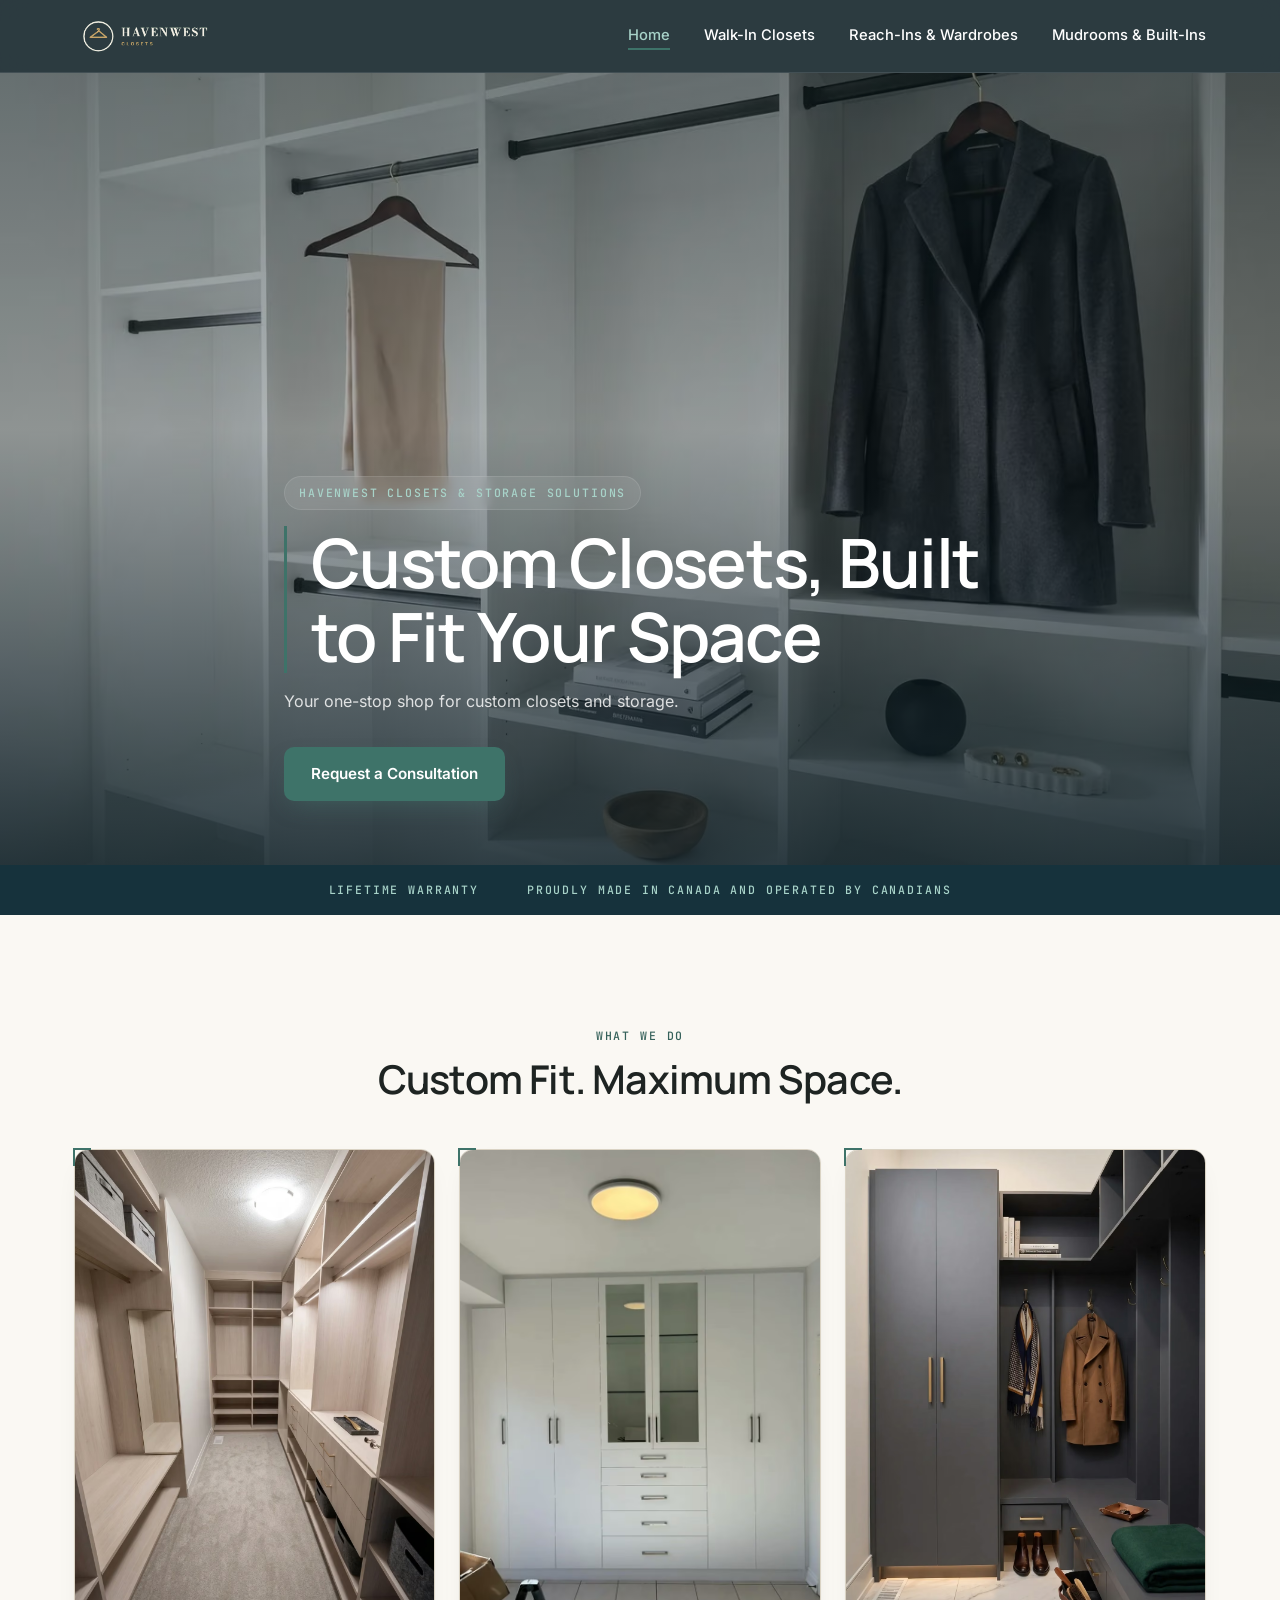
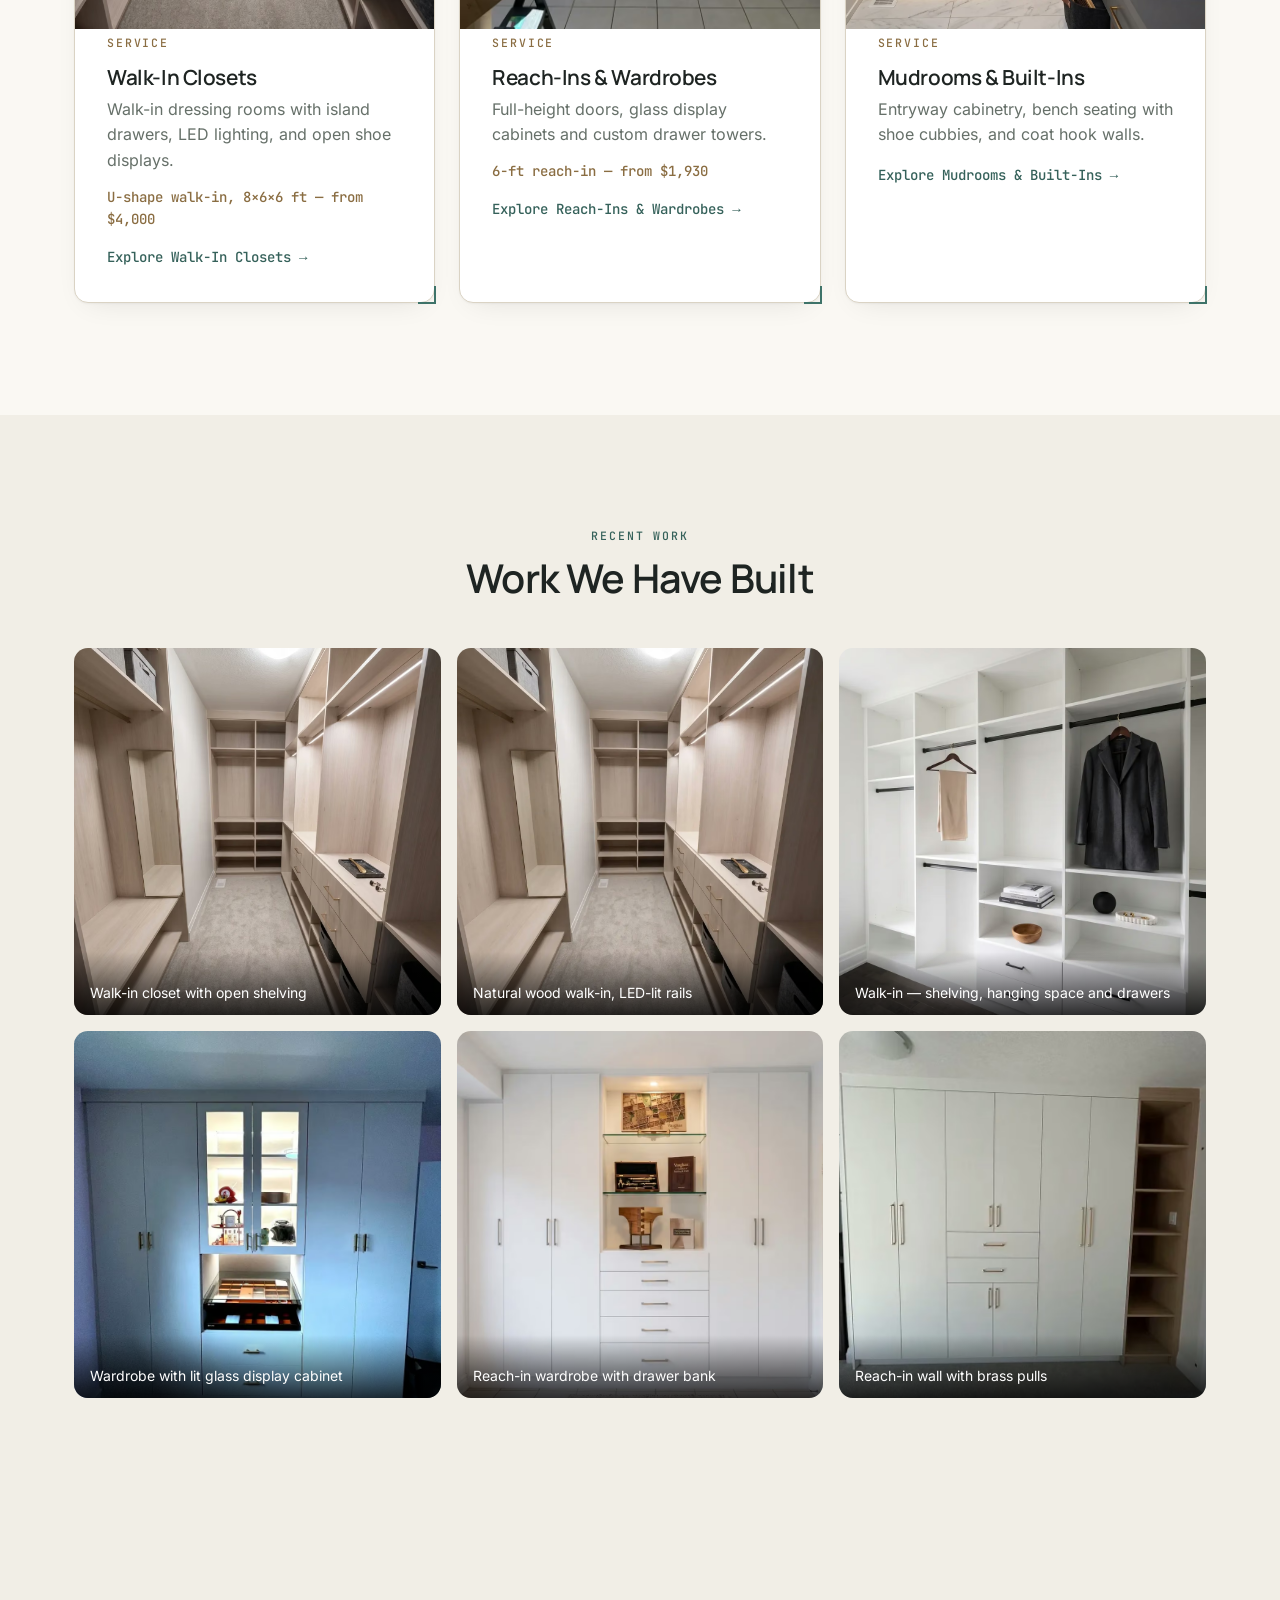
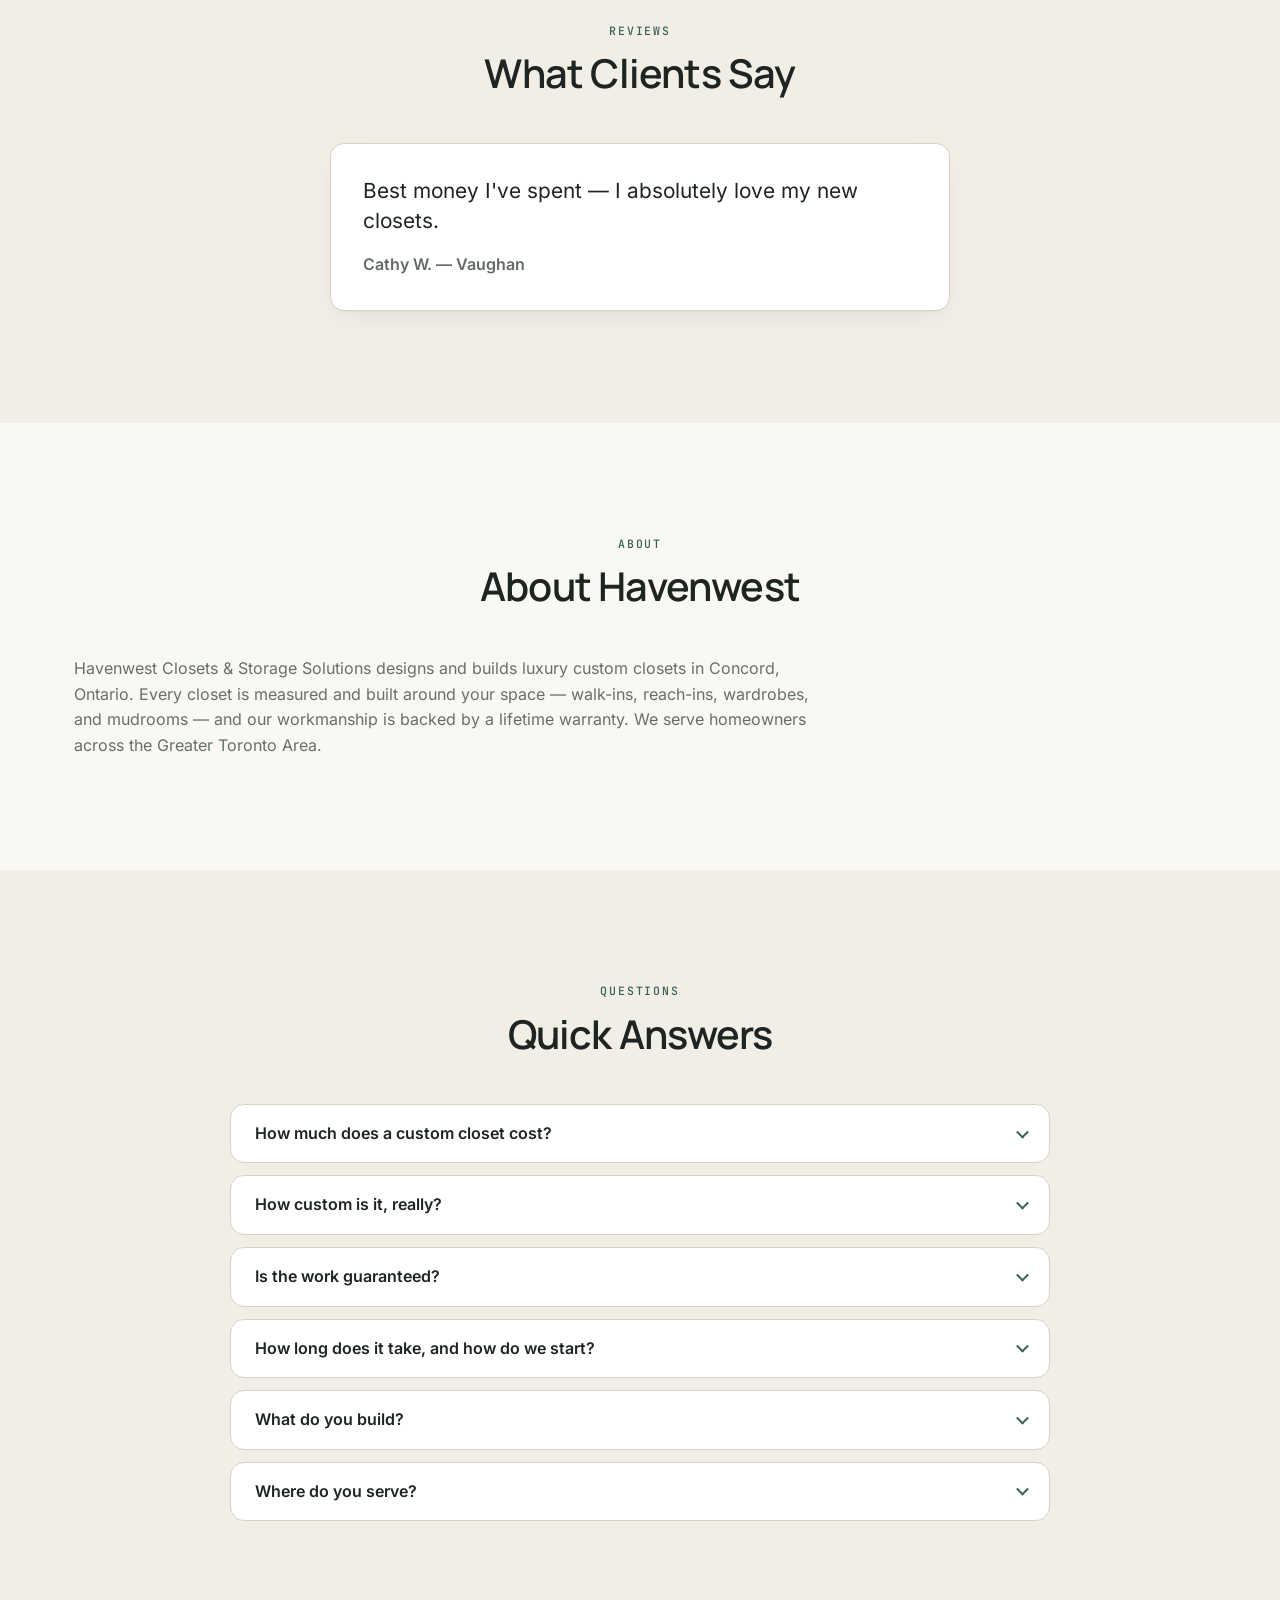
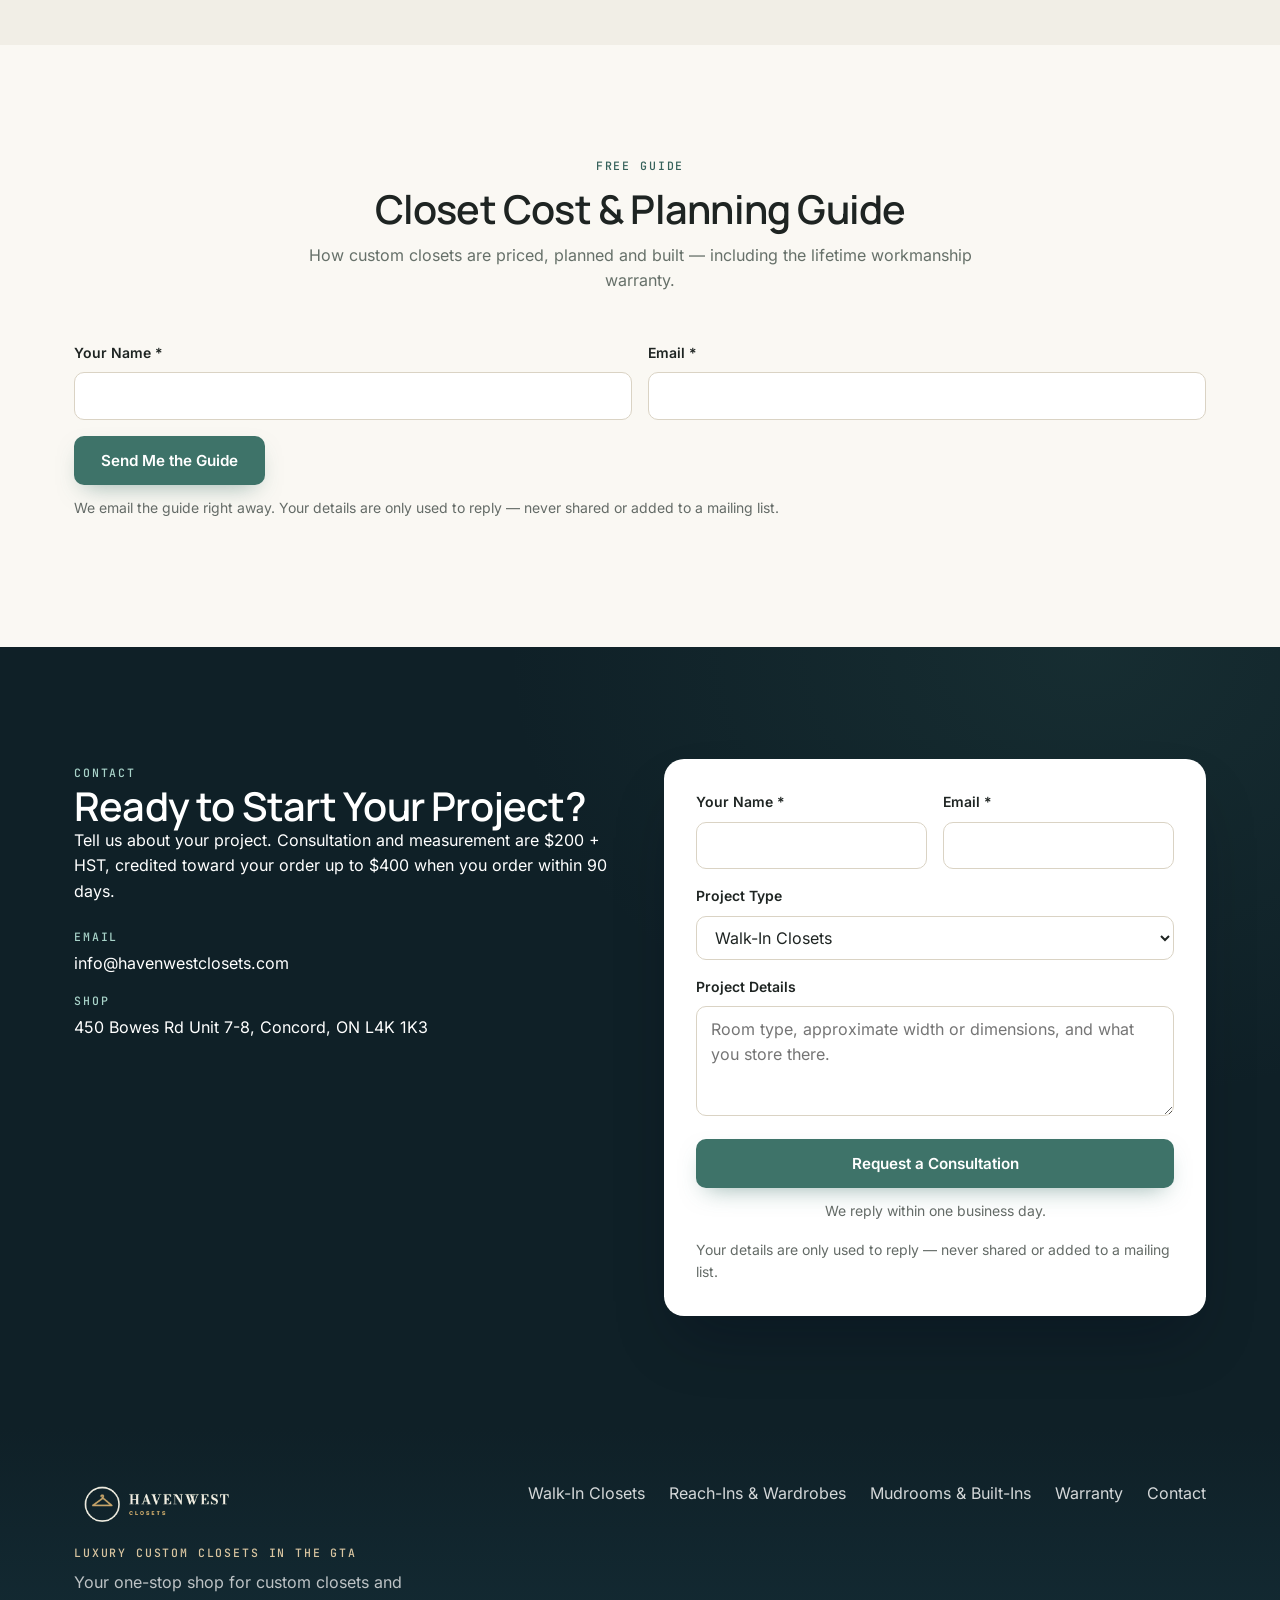
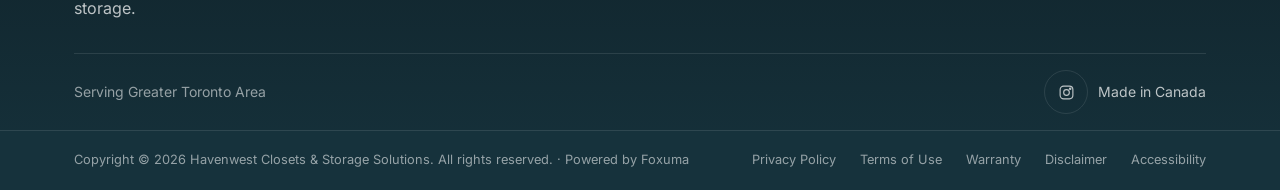
<file: index.html>
<!DOCTYPE html>
<html lang="en">
<head>
<meta charset="UTF-8">
<meta name="viewport" content="width=device-width, initial-scale=1.0">
<!-- ★ REPLACE: title, description, company name, phone, email, domain -->
<title>Havenwest Closets &amp; Storage Solutions | Luxury Custom Closets in the GTA</title>
<meta name="description" content="Luxury custom closets in the GTA — walk-in closets, reach-in closets and mudroom built-ins, measured and built in Concord by Havenwest Closets.">
<link rel="canonical" href="https://havenwestclosets.com/">
<meta property="og:type" content="website">
<meta property="og:site_name" content="Havenwest Closets &amp; Storage Solutions">
<meta property="og:title" content="Havenwest Closets &amp; Storage Solutions | Luxury Custom Closets in the GTA">
<meta property="og:description" content="Luxury custom closets in the GTA — walk-in closets, reach-in closets and mudroom built-ins, measured and built in Concord by Havenwest Closets.">
<meta property="og:url" content="https://havenwestclosets.com/">
<meta property="og:image" content="https://havenwestclosets.com/assets/img/og-image.webp">
<meta name="twitter:card" content="summary_large_image">
<meta name="twitter:title" content="Havenwest Closets &amp; Storage Solutions | Luxury Custom Closets in the GTA">
<meta name="twitter:description" content="Luxury custom closets in the GTA — walk-in closets, reach-in closets and mudroom built-ins, measured and built in Concord by Havenwest Closets.">
<meta name="twitter:image" content="https://havenwestclosets.com/assets/img/og-image.webp">
<script type="application/ld+json">{"@context": "https://schema.org", "@type": "LocalBusiness", "@id": "https://havenwestclosets.com/#business", "name": "Havenwest Closets & Storage Solutions", "url": "https://havenwestclosets.com/", "description": "Luxury custom closets in the GTA \u2014 walk-in closets, reach-in closets and mudroom built-ins, measured and built in Concord by Havenwest Closets.", "image": "https://havenwestclosets.com/assets/img/og-image.webp", "email": "info@havenwestclosets.com", "address": {"@type": "PostalAddress", "streetAddress": "450 Bowes Rd Unit 7-8", "addressLocality": "Concord", "addressRegion": "ON", "postalCode": "L4K 1K3", "addressCountry": "CA"}, "geo": {"@type": "GeoCoordinates", "latitude": 43.81389, "longitude": -79.495903}, "openingHoursSpecification": [{"@type": "OpeningHoursSpecification", "dayOfWeek": ["Monday", "Tuesday", "Wednesday", "Thursday", "Friday"], "opens": "08:00", "closes": "17:30"}, {"@type": "OpeningHoursSpecification", "dayOfWeek": "Saturday", "opens": "10:00", "closes": "15:30"}], "areaServed": [{"@type": "City", "name": "Vaughan"}, {"@type": "City", "name": "Richmond Hill"}, {"@type": "City", "name": "Markham"}, {"@type": "City", "name": "Aurora"}, {"@type": "City", "name": "Newmarket"}, {"@type": "City", "name": "Toronto"}], "sameAs": ["https://www.instagram.com/newoodmillwork/"]}</script>
<script type="application/ld+json">{"@context": "https://schema.org", "@type": "FAQPage", "mainEntity": [{"@type": "Question", "name": "How much does a custom closet cost?", "acceptedAnswer": {"@type": "Answer", "text": "Every project is quoted individually. The in-home design & measurement is $200 + HST, paid by an emailed payment link. The fee is non-refundable, includes three rounds of drawing revisions (further rounds are $200 + HST per additional three rounds), and is credited toward your order up to $400 when you order within 90 days of paying the fee. After the measurement you get a written quote, no obligation. Prices shown are estimates; the final price is confirmed in a written quote after the site measure."}}, {"@type": "Question", "name": "How custom is it, really?", "acceptedAnswer": {"@type": "Answer", "text": "Fully. Every unit is built in our Concord shop to your room's exact dimensions \u2014 never fixed-size modules."}}, {"@type": "Question", "name": "Is the work guaranteed?", "acceptedAnswer": {"@type": "Answer", "text": "Yes \u2014 a lifetime workmanship warranty for as long as you own your home. Full terms are on our warranty page."}}, {"@type": "Question", "name": "How long does it take, and how do we start?", "acceptedAnswer": {"@type": "Answer", "text": "Book a consultation; we measure and design, build in Concord, then install. Most projects take a few weeks, confirmed in writing."}}, {"@type": "Question", "name": "What do you build?", "acceptedAnswer": {"@type": "Answer", "text": "Custom walk-in closets, reach-in closets & wardrobes, and mudrooms & built-ins \u2014 measured and built around your space, so no inch goes to waste."}}, {"@type": "Question", "name": "Where do you serve?", "acceptedAnswer": {"@type": "Answer", "text": "We design and build in Concord, Ontario and serve homeowners across the Greater Toronto Area."}}]}</script>
<meta name="theme-color" content="#0F2027"><!-- ★ REPLACE: match --brand-dark in styles.css -->
<link rel="icon" href="assets/favicon.svg" type="image/svg+xml">
<link rel="apple-touch-icon" href="assets/apple-touch-icon.png">
<link rel="stylesheet" href="styles.min.css?v=ds10">
<link rel="preload" as="image" href="assets/img/walkin-hero-web.avif" type="image/avif" fetchpriority="high">
<link rel="preload" as="image" href="assets/img/walkin-hero-web.webp" type="image/webp" fetchpriority="high">
</head>
<body>
<a class="skip-link" href="#main">Skip to main content</a>

<!-- ══ HEADER — copy-pasted on every page; edit all pages together ══ -->
<header class="site-header">
  <div class="wrap header-inner">
    <a class="brand" href="index.html" aria-label="Havenwest Closets &amp; Storage Solutions — home"><!-- ★ REPLACE: logo + name -->
      <img src="assets/logo.png" alt="Havenwest Closets &amp; Storage Solutions" width="142" height="48">
    </a>
    <nav class="main-nav" id="mainNav" aria-label="Main">
      <a href="index.html" class="active">Home</a>
      <a href="walk-ins.html">Walk-In Closets</a>
      <a href="reach-ins.html">Reach-Ins &amp; Wardrobes</a>
      <a href="mudrooms.html">Mudrooms &amp; Built-Ins</a>
    </nav>
    <button class="nav-toggle" id="navToggle" aria-label="Open menu" aria-expanded="false" aria-controls="mainNav">
      <span></span><span></span><span></span>
    </button>
  </div>
</header>

<main id="main">
  <!-- ══ HERO ══ -->
  <section class="hero">
    <div class="hero-media"><picture><source type="image/avif" srcset="assets/img/walkin-hero-web.avif"><img src="assets/img/walkin-hero-web.webp" alt="White walk-in closet with hanging rails, open shelves and drawers" width="1424" height="1900" fetchpriority="high" decoding="async"></picture><!-- ★ REPLACE: real hero photo, 1600×1100 or larger --></div>
    <div class="hero-scrim"></div>
    <div class="wrap hero-inner">
      <span class="eyebrow eyebrow-light">HAVENWEST CLOSETS &amp; STORAGE SOLUTIONS</span>
      <h1>Custom Closets, Built to Fit Your Space</h1>
      <p class="hero-lead">Your one-stop shop for custom closets and storage.</p>
      <div class="hero-actions">
        <a class="btn btn-primary" href="#contact">Request a Consultation</a>
      </div>
    </div>
  </section>

  <!-- ══ TRUST STRIP ══ -->
  <div class="trust-strip">
    <div class="wrap trust-row">
      <span class="trust-badge">Lifetime Warranty</span>
<span class="trust-badge">Proudly made in Canada and operated by Canadians</span>
    </div>
  </div>

  <!-- ══ SERVICES / DIVISIONS ══ -->
  <section id="services">
    <div class="wrap">
      <div class="section-header">
        <span class="eyebrow">What We Do</span>
        <h2>Custom Fit. Maximum Space.</h2>
              </div>
      <div class="card-grid">
        <a class="card bracket" href="walk-ins.html">
          <picture><source type="image/avif" srcset="assets/img/walkin-02-web.avif"><img class="card-media" src="assets/img/walkin-02-web.webp" alt="Walk-In Closets" width="1200" height="1601" loading="lazy" decoding="async"></picture>
          <span class="card-num">SERVICE</span>
          <h3>Walk-In Closets</h3>
          <p>Walk-in dressing rooms with island drawers, LED lighting, and open shoe displays.</p>
          <span class="card-from">U-shape walk-in, 8×6×6 ft — from $4,000</span>
          <span class="card-link">Explore Walk-In Closets →</span>
        </a>
<a class="card bracket" href="reach-ins.html">
          <picture><source type="image/avif" srcset="assets/img/reachin-hero-web.avif"><img class="card-media" src="assets/img/reachin-hero-web.webp" alt="Reach-Ins &amp; Wardrobes" width="768" height="1024" loading="lazy" decoding="async"></picture>
          <span class="card-num">SERVICE</span>
          <h3>Reach-Ins &amp; Wardrobes</h3>
          <p>Full-height doors, glass display cabinets and custom drawer towers.</p>
          <span class="card-from">6-ft reach-in — from $1,930</span>
          <span class="card-link">Explore Reach-Ins &amp; Wardrobes →</span>
        </a>
<a class="card bracket" href="mudrooms.html">
          <picture><source type="image/avif" srcset="assets/img/mudroom-hero-web.avif"><img class="card-media" src="assets/img/mudroom-hero-web.webp" alt="Mudrooms &amp; Built-Ins" width="1200" height="1601" loading="lazy" decoding="async"></picture>
          <span class="card-num">SERVICE</span>
          <h3>Mudrooms &amp; Built-Ins</h3>
          <p>Entryway cabinetry, bench seating with shoe cubbies, and coat hook walls.</p>
          <span class="card-link">Explore Mudrooms &amp; Built-Ins →</span>
        </a>
      </div>
    </div>
  </section>

  <!-- ══ SERVICE SECTIONS (single-page mode only: the org's
       service pages folded in as homepage sections; the token
       line leaves whole for every standard-shape org) ══ -->

  <!-- ══ GALLERY ══ -->
  <section class="section-soft" id="work">
    <div class="wrap">
      <div class="section-header">
        <span class="eyebrow">Recent Work</span>
        <h2>Work We Have Built</h2>
      </div>
      <div class="gallery-grid">
        <figure class="work-item bracket"><picture><source type="image/avif" srcset="assets/img/walkin-02-web.avif"><img src="assets/img/walkin-02-web.webp" alt="Walk-in closet with open shelving" width="1200" height="1601" loading="lazy" decoding="async"></picture><figcaption>Walk-in closet with open shelving</figcaption></figure>
        <figure class="work-item bracket"><picture><source type="image/avif" srcset="assets/img/hw-walkin-04-web.avif"><img src="assets/img/hw-walkin-04-web.webp" alt="Natural wood walk-in, LED-lit rails" width="1200" height="1600" loading="lazy" decoding="async"></picture><figcaption>Natural wood walk-in, LED-lit rails</figcaption></figure>
        <figure class="work-item bracket"><picture><source type="image/avif" srcset="assets/img/hw-closet-01-web.avif"><img src="assets/img/hw-closet-01-web.webp" alt="Walk-in — shelving, hanging space and drawers" width="1000" height="1334" loading="lazy" decoding="async"></picture><figcaption>Walk-in — shelving, hanging space and drawers</figcaption></figure>
        <figure class="work-item bracket"><picture><source type="image/avif" srcset="assets/img/hw-wardrobe-01-web.avif"><img src="assets/img/hw-wardrobe-01-web.webp" alt="Wardrobe with lit glass display cabinet" width="900" height="1200" loading="lazy" decoding="async"></picture><figcaption>Wardrobe with lit glass display cabinet</figcaption></figure>
        <figure class="work-item bracket"><picture><source type="image/avif" srcset="assets/img/hw-closet-04-web.avif"><img src="assets/img/hw-closet-04-web.webp" alt="Reach-in wardrobe with drawer bank" width="900" height="1200" loading="lazy" decoding="async"></picture><figcaption>Reach-in wardrobe with drawer bank</figcaption></figure>
        <figure class="work-item bracket"><picture><source type="image/avif" srcset="assets/img/reachin-03-web.avif"><img src="assets/img/reachin-03-web.webp" alt="Reach-in wall with brass pulls" width="1024" height="768" loading="lazy" decoding="async"></picture><figcaption>Reach-in wall with brass pulls</figcaption></figure>
      </div>
    </div>
  </section>

  <!-- ══ PROCESS ══ -->
  


  <!-- ══ CASE STUDY ══ -->
  

  <!-- ══ TESTIMONIALS ══ -->
  <section class="section-soft">
    <div class="wrap">
      <div class="section-header">
        <span class="eyebrow">Reviews</span>
        <h2>What Clients Say</h2>
      </div>
      <div class="card-grid">
        <figure class="card testimonial">
          <blockquote>Best money I&#x27;ve spent — I absolutely love my new closets.</blockquote>
          <figcaption>Cathy W. — Vaughan</figcaption>
        </figure>
      </div>
    </div>
  </section>

  <!-- ══ ABOUT (homepage section — About is never a page) ══ -->
  <section id="about">
    <div class="wrap">
      <div class="section-header">
        <span class="eyebrow">About</span>
        <h2>About Havenwest</h2>
      </div>
      <p class="about-text">Havenwest Closets &amp; Storage Solutions designs and builds luxury custom closets in Concord, Ontario. Every closet is measured and built around your space — walk-ins, reach-ins, wardrobes, and mudrooms — and our workmanship is backed by a lifetime warranty. We serve homeowners across the Greater Toronto Area.</p>
    </div>
  </section>

  <!-- ══ ESTIMATOR BAND ══ -->
  

  <!-- ══ FAQ ══ -->
  <section class="section-soft">
    <div class="wrap">
      <div class="section-header">
        <span class="eyebrow">Questions</span>
        <h2>Quick Answers</h2>
      </div>
      <div class="faq-list">
        <details class="faq-item"><summary>How much does a custom closet cost?</summary><p>Every project is quoted individually. The in-home design &amp; measurement is $200 + HST, paid by an emailed payment link. The fee is non-refundable, includes three rounds of drawing revisions (further rounds are $200 + HST per additional three rounds), and is credited toward your order up to $400 when you order within 90 days of paying the fee. After the measurement you get a written quote, no obligation. Prices shown are estimates; the final price is confirmed in a written quote after the site measure.</p></details>
<details class="faq-item"><summary>How custom is it, really?</summary><p>Fully. Every unit is built in our Concord shop to your room&#x27;s exact dimensions — never fixed-size modules.</p></details>
<details class="faq-item"><summary>Is the work guaranteed?</summary><p>Yes — a lifetime workmanship warranty for as long as you own your home. Full terms are on our warranty page.</p></details>
<details class="faq-item"><summary>How long does it take, and how do we start?</summary><p>Book a consultation; we measure and design, build in Concord, then install. Most projects take a few weeks, confirmed in writing.</p></details>
<details class="faq-item"><summary>What do you build?</summary><p>Custom walk-in closets, reach-in closets &amp; wardrobes, and mudrooms &amp; built-ins — measured and built around your space, so no inch goes to waste.</p></details>
<details class="faq-item"><summary>Where do you serve?</summary><p>We design and build in Concord, Ontario and serve homeowners across the Greater Toronto Area.</p></details>
      </div>
    </div>
  </section>

  <!-- ══ GUIDE CAPTURE (v127 — rendered only when a guide is configured) ══ -->
  <section id="guide">
    <div class="wrap">
      <div class="section-header">
        <span class="eyebrow">Free Guide</span>
        <h2>Closet Cost &amp; Planning Guide</h2>
        <p>How custom closets are priced, planned and built — including the lifetime workmanship warranty.</p>
      </div>
      <form class="guide-form" action="https://forms.foxuma.com/api/intake/website/" method="POST">
        <input type="hidden" name="token" value="GUEtFDpJ-9UU24VtsFzQdSA0QB8_mXvM">
        <input type="hidden" name="guide" value="closet-guide">
        <input type="hidden" name="c" value="">
        <input type="text" name="_honey" style="display:none" tabindex="-1" autocomplete="off">
        <div class="form-row">
          <div class="form-group"><label for="gName">Your Name *</label><input id="gName" name="name" type="text" required autocomplete="name"></div>
          <div class="form-group"><label for="gEmail">Email *</label><input id="gEmail" name="email" type="email" required autocomplete="email"></div>
        </div>
        <button class="btn btn-primary" type="submit">Send Me the Guide</button>
        <p class="form-note">We email the guide right away. Your details are only used to reply — never shared or added to a mailing list.</p>
      </form>
    </div>
  </section>

  <!-- ══ CONTACT + FORM ══ -->
  <section class="contact-section" id="contact">
    <div class="wrap contact-grid">
      <div>
        <span class="eyebrow eyebrow-light">Contact</span>
        <h2>Ready to Start Your Project?</h2>
        <p>Tell us about your project. Consultation and measurement are $200 + HST, credited toward your order up to $400 when you order within 90 days.</p>
        <ul class="contact-list">
          <li><span class="label">Email</span><a href="mailto:info@havenwestclosets.com">info@havenwestclosets.com</a></li>
          <li><span class="label">Shop</span>450 Bowes Rd Unit 7-8, Concord, ON L4K 1K3</li>
        </ul>
      </div>
      <div class="form-card">
        <!-- Generated by the Foxuma Website module: the form action +
             endpoint were set from the org's Website settings at build time. -->
        <form id="quoteForm" action="https://forms.foxuma.com/api/intake/website/" method="POST">
          <input type="hidden" name="_subject" value="Website quote request — Havenwest Closets &amp; Storage Solutions">
          <input type="hidden" name="token" value="GUEtFDpJ-9UU24VtsFzQdSA0QB8_mXvM">
          <input type="hidden" name="c" value="">
          <input type="text" name="_honey" style="display:none" tabindex="-1" autocomplete="off">
          <div class="form-row">
            <div class="form-group"><label for="qName">Your Name *</label><input id="qName" name="name" type="text" required autocomplete="name"></div>
            <div class="form-group"><label for="qEmail">Email *</label><input id="qEmail" name="email" type="email" required autocomplete="email"></div>
          </div>
          <div class="form-group"><label for="qType">Project Type</label>
              <select id="qType" name="type">
<option>Walk-In Closets</option>
<option>Reach-Ins &amp; Wardrobes</option>
<option>Mudrooms &amp; Built-Ins</option><option>Other</option>
              </select>
            </div>
          <div class="form-group"><label for="qDetails">Project Details</label><textarea id="qDetails" name="details" placeholder="Room type, approximate width or dimensions, and what you store there."></textarea></div>
          <button class="btn btn-primary" type="submit" style="width:100%">Request a Consultation</button>
          <p class="form-note form-promise">We reply within one business day.</p>
          <p class="form-status" id="formStatus" aria-live="polite"></p>
          <p class="form-note">Your details are only used to reply — never shared or added to a mailing list.</p>
        </form>
      </div>
    </div>
  </section>
</main>

<!-- ══ FOOTER + LEGAL BAR — copy-pasted on every page; edit all pages together ══ -->
<footer class="site-footer">
  <div class="wrap">
    <div class="footer-top">
      <div class="footer-brand">
        <img src="assets/logo.png" alt="Havenwest Closets &amp; Storage Solutions" width="165" height="56"><!-- ★ REPLACE -->
        <p class="footer-sub">Luxury Custom Closets in the GTA</p>
        <p class="footer-tagline">Your one-stop shop for custom closets and storage.</p>
      </div>
      <ul class="footer-links">
        <li><a href="walk-ins.html">Walk-In Closets</a></li>
        <li><a href="reach-ins.html">Reach-Ins &amp; Wardrobes</a></li>
        <li><a href="mudrooms.html">Mudrooms &amp; Built-Ins</a></li>
        <li><a href="warranty.html">Warranty</a></li>
        <li><a href="index.html#contact">Contact</a></li>
      </ul>
    </div>
    <div class="footer-bottom">
      <span class="footer-serving">Serving Greater Toronto Area</span>
      <span class="made-in">
        <a class="footer-ig" href="https://www.instagram.com/newoodmillwork/" target="_blank" rel="noopener" aria-label="Havenwest Closets &amp; Storage Solutions on Instagram"><svg width="17" height="17" viewBox="0 0 24 24" fill="none" stroke="currentColor" stroke-width="1.6" aria-hidden="true"><rect x="3" y="3" width="18" height="18" rx="5"/><circle cx="12" cy="12" r="4"/><circle cx="17.2" cy="6.8" r="1"/></svg></a>
        <span>Made in Canada</span>
      </span>
    </div>
  </div>
  <div class="legal-bar">
    <div class="legal-bar-inner">
      <span>Copyright © <span id="year">2026</span> Havenwest Closets &amp; Storage Solutions. All rights reserved. · Powered by <a href="https://foxuma.com" style="color:inherit">Foxuma</a></span>
      <ul class="legal-links">
        <li><a href="privacy.html">Privacy Policy</a></li>
        <li><a href="terms.html">Terms of Use</a></li>
        <li><a href="warranty.html">Warranty</a></li>
        <li><a href="disclaimer.html">Disclaimer</a></li>
        <li><a href="accessibility.html">Accessibility</a></li>
      </ul>
    </div>
  </div>
</footer>

<!-- ══ MOBILE CTA — present on EVERY page ══ -->
<div class="mobile-cta">
  <a class="cta-call" href="mailto:info@havenwestclosets.com">Email Us</a>
  <a class="cta-quote" href="index.html#contact">Request a Consultation</a>
</div>

<script>(function(){try{var d=JSON.stringify({token:"GUEtFDpJ-9UU24VtsFzQdSA0QB8_mXvM",path:location.pathname,ref:document.referrer||""});if(navigator.sendBeacon){navigator.sendBeacon("https://crm.newoodmillwork.com/api/website/hit/",new Blob([d],{type:"text/plain"}))}}catch(e){}})();</script>
<script src="script.min.js?v=ds10"></script>
</body>
</html>
</file>
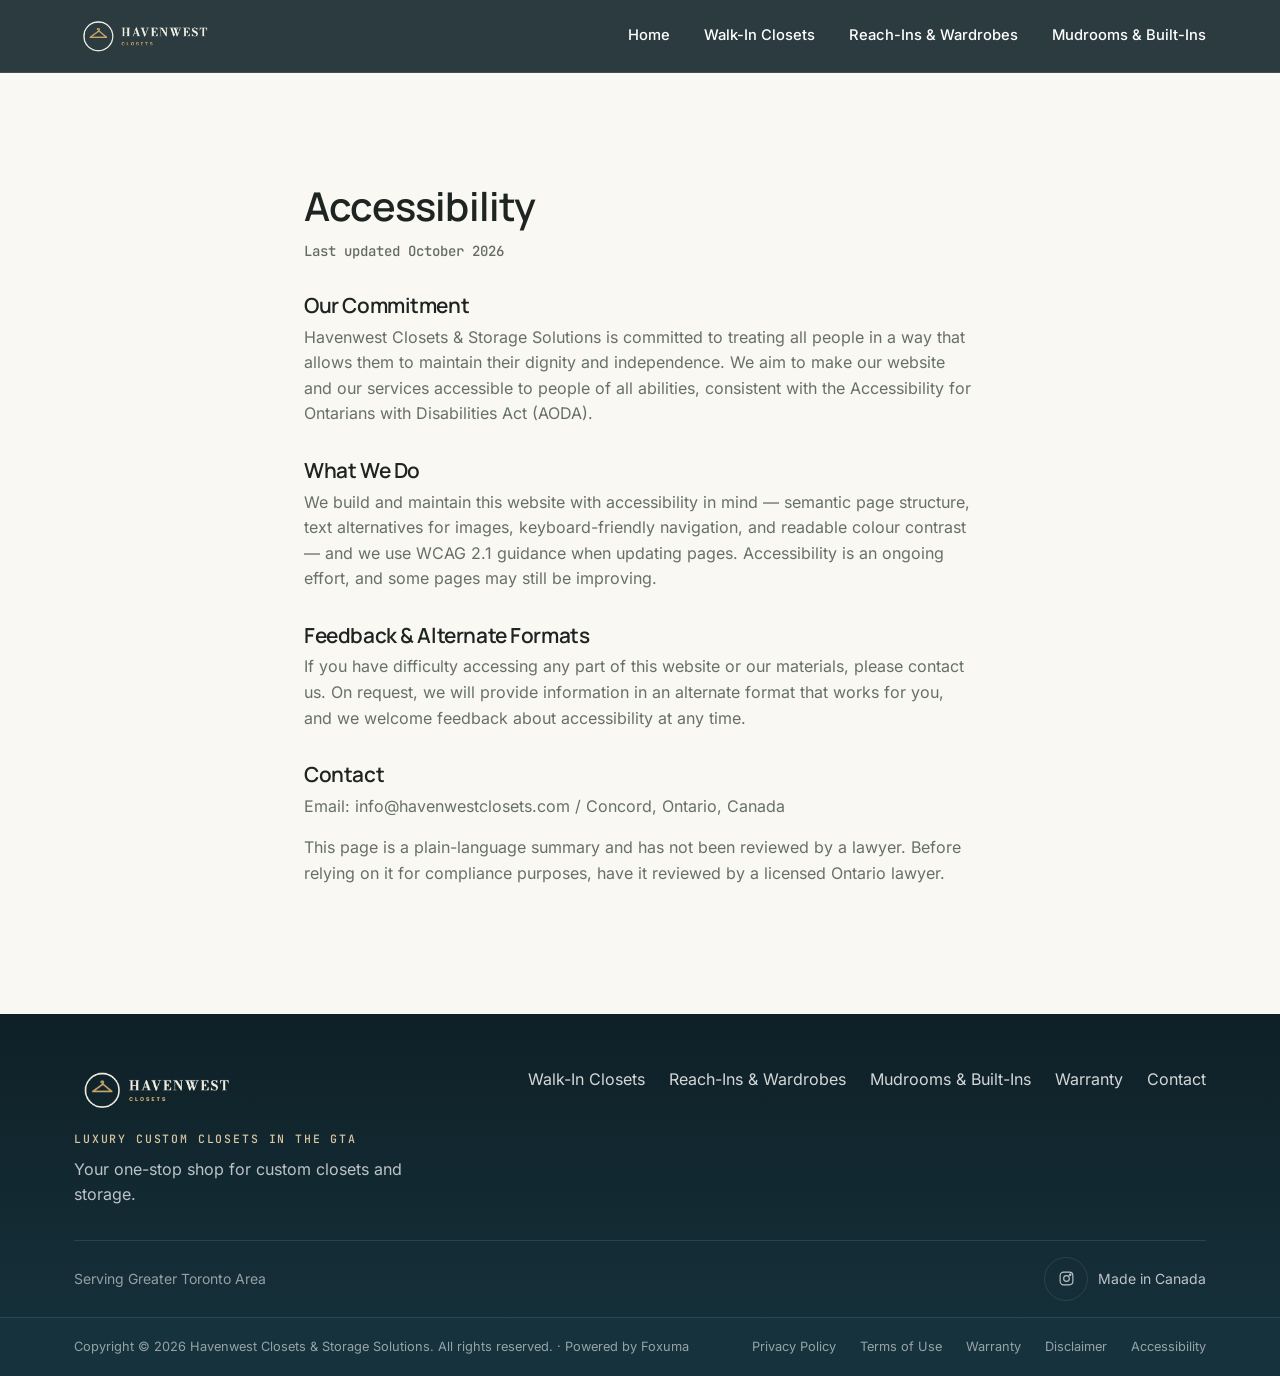
<file: accessibility.html>
<!DOCTYPE html>
<html lang="en">
<head>
<meta charset="UTF-8">
<meta name="viewport" content="width=device-width, initial-scale=1.0">
<title>Accessibility | Havenwest Closets &amp; Storage Solutions</title>
<meta name="description" content="Havenwest Closets &amp; Storage Solutions is committed to treating all people in a way that allows them to maintain their dignity and independence.">
<link rel="canonical" href="https://havenwestclosets.com/accessibility.html">
<meta property="og:type" content="website">
<meta property="og:site_name" content="Havenwest Closets &amp; Storage Solutions">
<meta property="og:title" content="Accessibility | Havenwest Closets &amp; Storage Solutions">
<meta property="og:description" content="Havenwest Closets &amp; Storage Solutions is committed to treating all people in a way that allows them to maintain their dignity and independence.">
<meta property="og:url" content="https://havenwestclosets.com/accessibility.html">
<meta property="og:image" content="https://havenwestclosets.com/assets/img/og-image.webp">
<meta name="twitter:card" content="summary_large_image">
<meta name="twitter:title" content="Accessibility | Havenwest Closets &amp; Storage Solutions">
<meta name="twitter:description" content="Havenwest Closets &amp; Storage Solutions is committed to treating all people in a way that allows them to maintain their dignity and independence.">
<meta name="twitter:image" content="https://havenwestclosets.com/assets/img/og-image.webp">
<script type="application/ld+json">{"@context": "https://schema.org", "@type": "LocalBusiness", "@id": "https://havenwestclosets.com/#business", "name": "Havenwest Closets & Storage Solutions", "url": "https://havenwestclosets.com/", "description": "Havenwest Closets & Storage Solutions is committed to treating all people in a way that allows them to maintain their dignity and independence.", "image": "https://havenwestclosets.com/assets/img/og-image.webp", "email": "info@havenwestclosets.com", "address": {"@type": "PostalAddress", "streetAddress": "450 Bowes Rd Unit 7-8", "addressLocality": "Concord", "addressRegion": "ON", "postalCode": "L4K 1K3", "addressCountry": "CA"}, "geo": {"@type": "GeoCoordinates", "latitude": 43.81389, "longitude": -79.495903}, "openingHoursSpecification": [{"@type": "OpeningHoursSpecification", "dayOfWeek": ["Monday", "Tuesday", "Wednesday", "Thursday", "Friday"], "opens": "08:00", "closes": "17:30"}, {"@type": "OpeningHoursSpecification", "dayOfWeek": "Saturday", "opens": "10:00", "closes": "15:30"}], "areaServed": [{"@type": "City", "name": "Vaughan"}, {"@type": "City", "name": "Richmond Hill"}, {"@type": "City", "name": "Markham"}, {"@type": "City", "name": "Aurora"}, {"@type": "City", "name": "Newmarket"}, {"@type": "City", "name": "Toronto"}], "sameAs": ["https://www.instagram.com/newoodmillwork/"]}</script>
<meta name="theme-color" content="#0F2027">
<link rel="icon" href="assets/favicon.svg" type="image/svg+xml">
<link rel="apple-touch-icon" href="assets/apple-touch-icon.png">
<link rel="stylesheet" href="styles.min.css?v=ds10">
</head>
<body>
<a class="skip-link" href="#main">Skip to main content</a>

<header class="site-header">
  <div class="wrap header-inner">
    <a class="brand" href="index.html" aria-label="Havenwest Closets &amp; Storage Solutions — home">
      <img src="assets/logo.png" alt="Havenwest Closets &amp; Storage Solutions" width="142" height="48">
    </a>
    <nav class="main-nav" id="mainNav" aria-label="Main">
      <a href="index.html">Home</a>
      <a href="walk-ins.html">Walk-In Closets</a>
      <a href="reach-ins.html">Reach-Ins &amp; Wardrobes</a>
      <a href="mudrooms.html">Mudrooms &amp; Built-Ins</a>
    </nav>
    <button class="nav-toggle" id="navToggle" aria-label="Open menu" aria-expanded="false" aria-controls="mainNav">
      <span></span><span></span><span></span>
    </button>
  </div>
</header>

<main id="main">
  <!-- ══ LEGAL PAGE — quiet layout: no hero, no sales band. The
       body arrives pre-structured (heading lines are <h2>s). ══ -->
  <section class="legal-page">
    <div class="legal-inner">
      <h1>Accessibility</h1>
        <p class="legal-updated">Last updated October 2026</p>
        <h2>Our Commitment</h2>
        <p>Havenwest Closets &amp; Storage Solutions is committed to treating all people in a way that allows them to maintain their dignity and independence. We aim to make our website and our services accessible to people of all abilities, consistent with the Accessibility for Ontarians with Disabilities Act (AODA).</p>
        <h2>What We Do</h2>
        <p>We build and maintain this website with accessibility in mind — semantic page structure, text alternatives for images, keyboard-friendly navigation, and readable colour contrast — and we use WCAG 2.1 guidance when updating pages. Accessibility is an ongoing effort, and some pages may still be improving.</p>
        <h2>Feedback &amp; Alternate Formats</h2>
        <p>If you have difficulty accessing any part of this website or our materials, please contact us. On request, we will provide information in an alternate format that works for you, and we welcome feedback about accessibility at any time.</p>
        <h2>Contact</h2>
        <p>Email: info@havenwestclosets.com / Concord, Ontario, Canada</p>
        <p>This page is a plain-language summary and has not been reviewed by a lawyer. Before relying on it for compliance purposes, have it reviewed by a licensed Ontario lawyer.</p>
    </div>
  </section>
</main>

<footer class="site-footer">
  <div class="wrap">
    <div class="footer-top">
      <div class="footer-brand">
        <img src="assets/logo.png" alt="Havenwest Closets &amp; Storage Solutions" width="165" height="56">
        <p class="footer-sub">Luxury Custom Closets in the GTA</p>
        <p class="footer-tagline">Your one-stop shop for custom closets and storage.</p>
      </div>
      <ul class="footer-links">
        <li><a href="walk-ins.html">Walk-In Closets</a></li>
        <li><a href="reach-ins.html">Reach-Ins &amp; Wardrobes</a></li>
        <li><a href="mudrooms.html">Mudrooms &amp; Built-Ins</a></li>
        <li><a href="warranty.html">Warranty</a></li>
        <li><a href="index.html#contact">Contact</a></li>
      </ul>
    </div>
    <div class="footer-bottom">
      <span class="footer-serving">Serving Greater Toronto Area</span>
      <span class="made-in">
        <a class="footer-ig" href="https://www.instagram.com/newoodmillwork/" target="_blank" rel="noopener" aria-label="Havenwest Closets &amp; Storage Solutions on Instagram"><svg width="17" height="17" viewBox="0 0 24 24" fill="none" stroke="currentColor" stroke-width="1.6" aria-hidden="true"><rect x="3" y="3" width="18" height="18" rx="5"/><circle cx="12" cy="12" r="4"/><circle cx="17.2" cy="6.8" r="1"/></svg></a>
        <span>Made in Canada</span>
      </span>
    </div>
  </div>
  <div class="legal-bar">
    <div class="legal-bar-inner">
      <span>Copyright © <span id="year">2026</span> Havenwest Closets &amp; Storage Solutions. All rights reserved. · Powered by <a href="https://foxuma.com" style="color:inherit">Foxuma</a></span>
      <ul class="legal-links">
        <li><a href="privacy.html">Privacy Policy</a></li>
        <li><a href="terms.html">Terms of Use</a></li>
        <li><a href="warranty.html">Warranty</a></li>
        <li><a href="disclaimer.html">Disclaimer</a></li>
        <li><a href="accessibility.html">Accessibility</a></li>
      </ul>
    </div>
  </div>
</footer>

<div class="mobile-cta">
  <a class="cta-call" href="mailto:info@havenwestclosets.com">Email Us</a>
  <a class="cta-quote" href="index.html#contact">Request a Consultation</a>
</div>

<script>(function(){try{var d=JSON.stringify({token:"GUEtFDpJ-9UU24VtsFzQdSA0QB8_mXvM",path:location.pathname,ref:document.referrer||""});if(navigator.sendBeacon){navigator.sendBeacon("https://crm.newoodmillwork.com/api/website/hit/",new Blob([d],{type:"text/plain"}))}}catch(e){}})();</script>
<script src="script.min.js?v=ds10"></script>
</body>
</html>
</file>
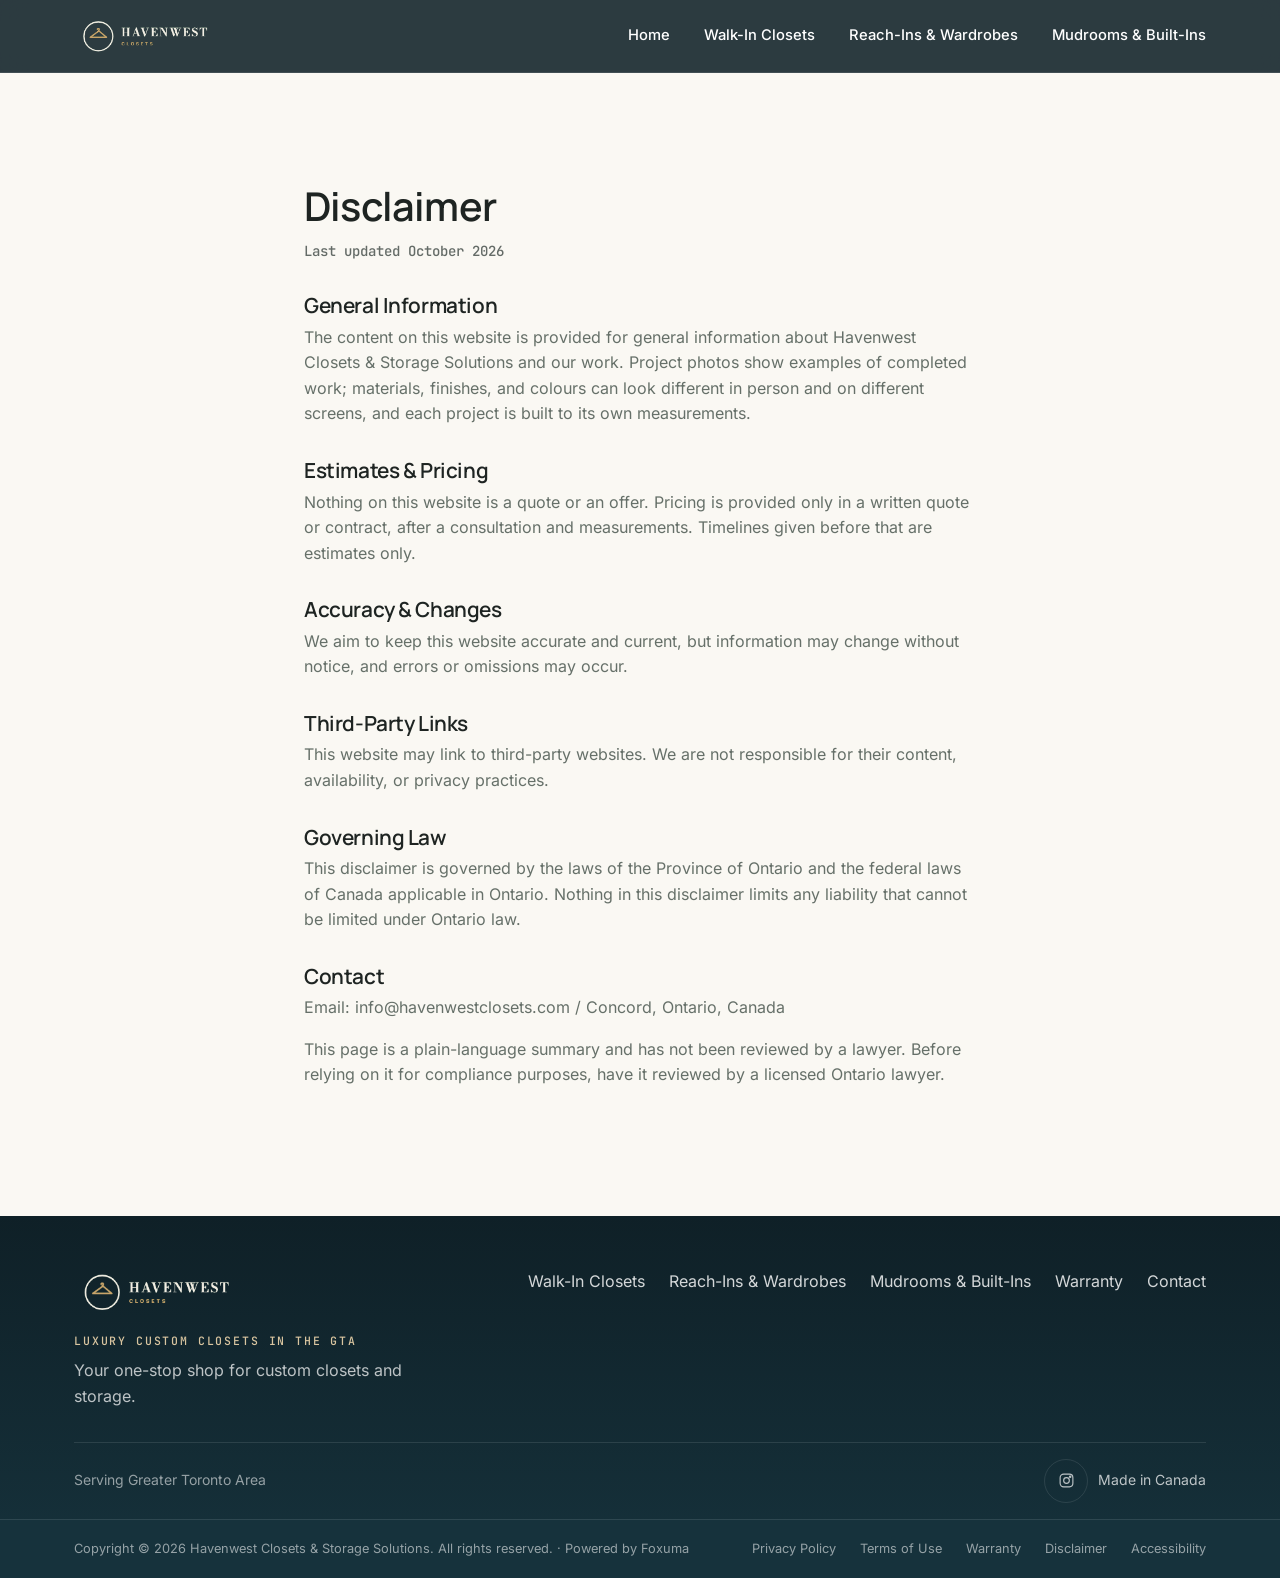
<file: disclaimer.html>
<!DOCTYPE html>
<html lang="en">
<head>
<meta charset="UTF-8">
<meta name="viewport" content="width=device-width, initial-scale=1.0">
<title>Disclaimer | Havenwest Closets &amp; Storage Solutions</title>
<meta name="description" content="The content on this website is provided for general information about Havenwest Closets &amp; Storage Solutions and our work.">
<link rel="canonical" href="https://havenwestclosets.com/disclaimer.html">
<meta property="og:type" content="website">
<meta property="og:site_name" content="Havenwest Closets &amp; Storage Solutions">
<meta property="og:title" content="Disclaimer | Havenwest Closets &amp; Storage Solutions">
<meta property="og:description" content="The content on this website is provided for general information about Havenwest Closets &amp; Storage Solutions and our work.">
<meta property="og:url" content="https://havenwestclosets.com/disclaimer.html">
<meta property="og:image" content="https://havenwestclosets.com/assets/img/og-image.webp">
<meta name="twitter:card" content="summary_large_image">
<meta name="twitter:title" content="Disclaimer | Havenwest Closets &amp; Storage Solutions">
<meta name="twitter:description" content="The content on this website is provided for general information about Havenwest Closets &amp; Storage Solutions and our work.">
<meta name="twitter:image" content="https://havenwestclosets.com/assets/img/og-image.webp">
<script type="application/ld+json">{"@context": "https://schema.org", "@type": "LocalBusiness", "@id": "https://havenwestclosets.com/#business", "name": "Havenwest Closets & Storage Solutions", "url": "https://havenwestclosets.com/", "description": "The content on this website is provided for general information about Havenwest Closets & Storage Solutions and our work.", "image": "https://havenwestclosets.com/assets/img/og-image.webp", "email": "info@havenwestclosets.com", "address": {"@type": "PostalAddress", "streetAddress": "450 Bowes Rd Unit 7-8", "addressLocality": "Concord", "addressRegion": "ON", "postalCode": "L4K 1K3", "addressCountry": "CA"}, "geo": {"@type": "GeoCoordinates", "latitude": 43.81389, "longitude": -79.495903}, "openingHoursSpecification": [{"@type": "OpeningHoursSpecification", "dayOfWeek": ["Monday", "Tuesday", "Wednesday", "Thursday", "Friday"], "opens": "08:00", "closes": "17:30"}, {"@type": "OpeningHoursSpecification", "dayOfWeek": "Saturday", "opens": "10:00", "closes": "15:30"}], "areaServed": [{"@type": "City", "name": "Vaughan"}, {"@type": "City", "name": "Richmond Hill"}, {"@type": "City", "name": "Markham"}, {"@type": "City", "name": "Aurora"}, {"@type": "City", "name": "Newmarket"}, {"@type": "City", "name": "Toronto"}], "sameAs": ["https://www.instagram.com/newoodmillwork/"]}</script>
<meta name="theme-color" content="#0F2027">
<link rel="icon" href="assets/favicon.svg" type="image/svg+xml">
<link rel="apple-touch-icon" href="assets/apple-touch-icon.png">
<link rel="stylesheet" href="styles.min.css?v=ds10">
</head>
<body>
<a class="skip-link" href="#main">Skip to main content</a>

<header class="site-header">
  <div class="wrap header-inner">
    <a class="brand" href="index.html" aria-label="Havenwest Closets &amp; Storage Solutions — home">
      <img src="assets/logo.png" alt="Havenwest Closets &amp; Storage Solutions" width="142" height="48">
    </a>
    <nav class="main-nav" id="mainNav" aria-label="Main">
      <a href="index.html">Home</a>
      <a href="walk-ins.html">Walk-In Closets</a>
      <a href="reach-ins.html">Reach-Ins &amp; Wardrobes</a>
      <a href="mudrooms.html">Mudrooms &amp; Built-Ins</a>
    </nav>
    <button class="nav-toggle" id="navToggle" aria-label="Open menu" aria-expanded="false" aria-controls="mainNav">
      <span></span><span></span><span></span>
    </button>
  </div>
</header>

<main id="main">
  <!-- ══ LEGAL PAGE — quiet layout: no hero, no sales band. The
       body arrives pre-structured (heading lines are <h2>s). ══ -->
  <section class="legal-page">
    <div class="legal-inner">
      <h1>Disclaimer</h1>
        <p class="legal-updated">Last updated October 2026</p>
        <h2>General Information</h2>
        <p>The content on this website is provided for general information about Havenwest Closets &amp; Storage Solutions and our work. Project photos show examples of completed work; materials, finishes, and colours can look different in person and on different screens, and each project is built to its own measurements.</p>
        <h2>Estimates &amp; Pricing</h2>
        <p>Nothing on this website is a quote or an offer. Pricing is provided only in a written quote or contract, after a consultation and measurements. Timelines given before that are estimates only.</p>
        <h2>Accuracy &amp; Changes</h2>
        <p>We aim to keep this website accurate and current, but information may change without notice, and errors or omissions may occur.</p>
        <h2>Third-Party Links</h2>
        <p>This website may link to third-party websites. We are not responsible for their content, availability, or privacy practices.</p>
        <h2>Governing Law</h2>
        <p>This disclaimer is governed by the laws of the Province of Ontario and the federal laws of Canada applicable in Ontario. Nothing in this disclaimer limits any liability that cannot be limited under Ontario law.</p>
        <h2>Contact</h2>
        <p>Email: info@havenwestclosets.com / Concord, Ontario, Canada</p>
        <p>This page is a plain-language summary and has not been reviewed by a lawyer. Before relying on it for compliance purposes, have it reviewed by a licensed Ontario lawyer.</p>
    </div>
  </section>
</main>

<footer class="site-footer">
  <div class="wrap">
    <div class="footer-top">
      <div class="footer-brand">
        <img src="assets/logo.png" alt="Havenwest Closets &amp; Storage Solutions" width="165" height="56">
        <p class="footer-sub">Luxury Custom Closets in the GTA</p>
        <p class="footer-tagline">Your one-stop shop for custom closets and storage.</p>
      </div>
      <ul class="footer-links">
        <li><a href="walk-ins.html">Walk-In Closets</a></li>
        <li><a href="reach-ins.html">Reach-Ins &amp; Wardrobes</a></li>
        <li><a href="mudrooms.html">Mudrooms &amp; Built-Ins</a></li>
        <li><a href="warranty.html">Warranty</a></li>
        <li><a href="index.html#contact">Contact</a></li>
      </ul>
    </div>
    <div class="footer-bottom">
      <span class="footer-serving">Serving Greater Toronto Area</span>
      <span class="made-in">
        <a class="footer-ig" href="https://www.instagram.com/newoodmillwork/" target="_blank" rel="noopener" aria-label="Havenwest Closets &amp; Storage Solutions on Instagram"><svg width="17" height="17" viewBox="0 0 24 24" fill="none" stroke="currentColor" stroke-width="1.6" aria-hidden="true"><rect x="3" y="3" width="18" height="18" rx="5"/><circle cx="12" cy="12" r="4"/><circle cx="17.2" cy="6.8" r="1"/></svg></a>
        <span>Made in Canada</span>
      </span>
    </div>
  </div>
  <div class="legal-bar">
    <div class="legal-bar-inner">
      <span>Copyright © <span id="year">2026</span> Havenwest Closets &amp; Storage Solutions. All rights reserved. · Powered by <a href="https://foxuma.com" style="color:inherit">Foxuma</a></span>
      <ul class="legal-links">
        <li><a href="privacy.html">Privacy Policy</a></li>
        <li><a href="terms.html">Terms of Use</a></li>
        <li><a href="warranty.html">Warranty</a></li>
        <li><a href="disclaimer.html">Disclaimer</a></li>
        <li><a href="accessibility.html">Accessibility</a></li>
      </ul>
    </div>
  </div>
</footer>

<div class="mobile-cta">
  <a class="cta-call" href="mailto:info@havenwestclosets.com">Email Us</a>
  <a class="cta-quote" href="index.html#contact">Request a Consultation</a>
</div>

<script>(function(){try{var d=JSON.stringify({token:"GUEtFDpJ-9UU24VtsFzQdSA0QB8_mXvM",path:location.pathname,ref:document.referrer||""});if(navigator.sendBeacon){navigator.sendBeacon("https://crm.newoodmillwork.com/api/website/hit/",new Blob([d],{type:"text/plain"}))}}catch(e){}})();</script>
<script src="script.min.js?v=ds10"></script>
</body>
</html>
</file>
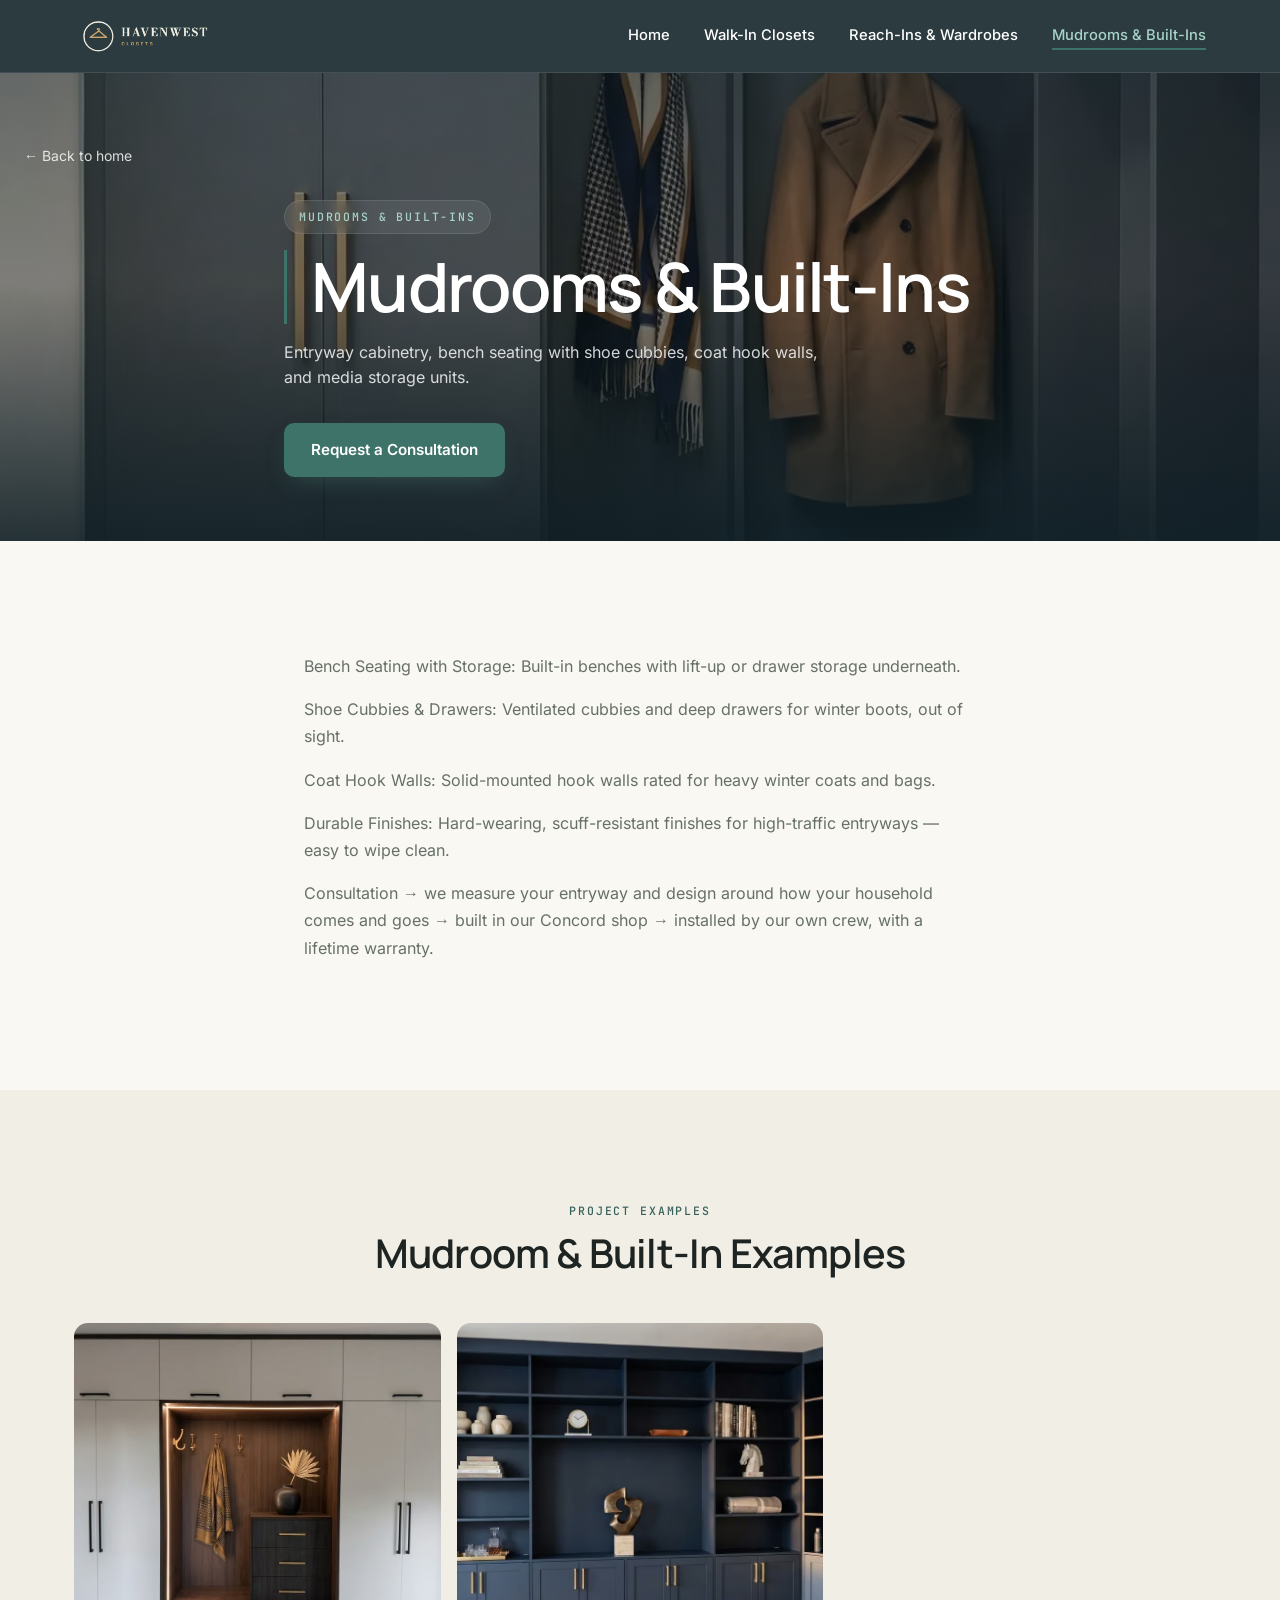
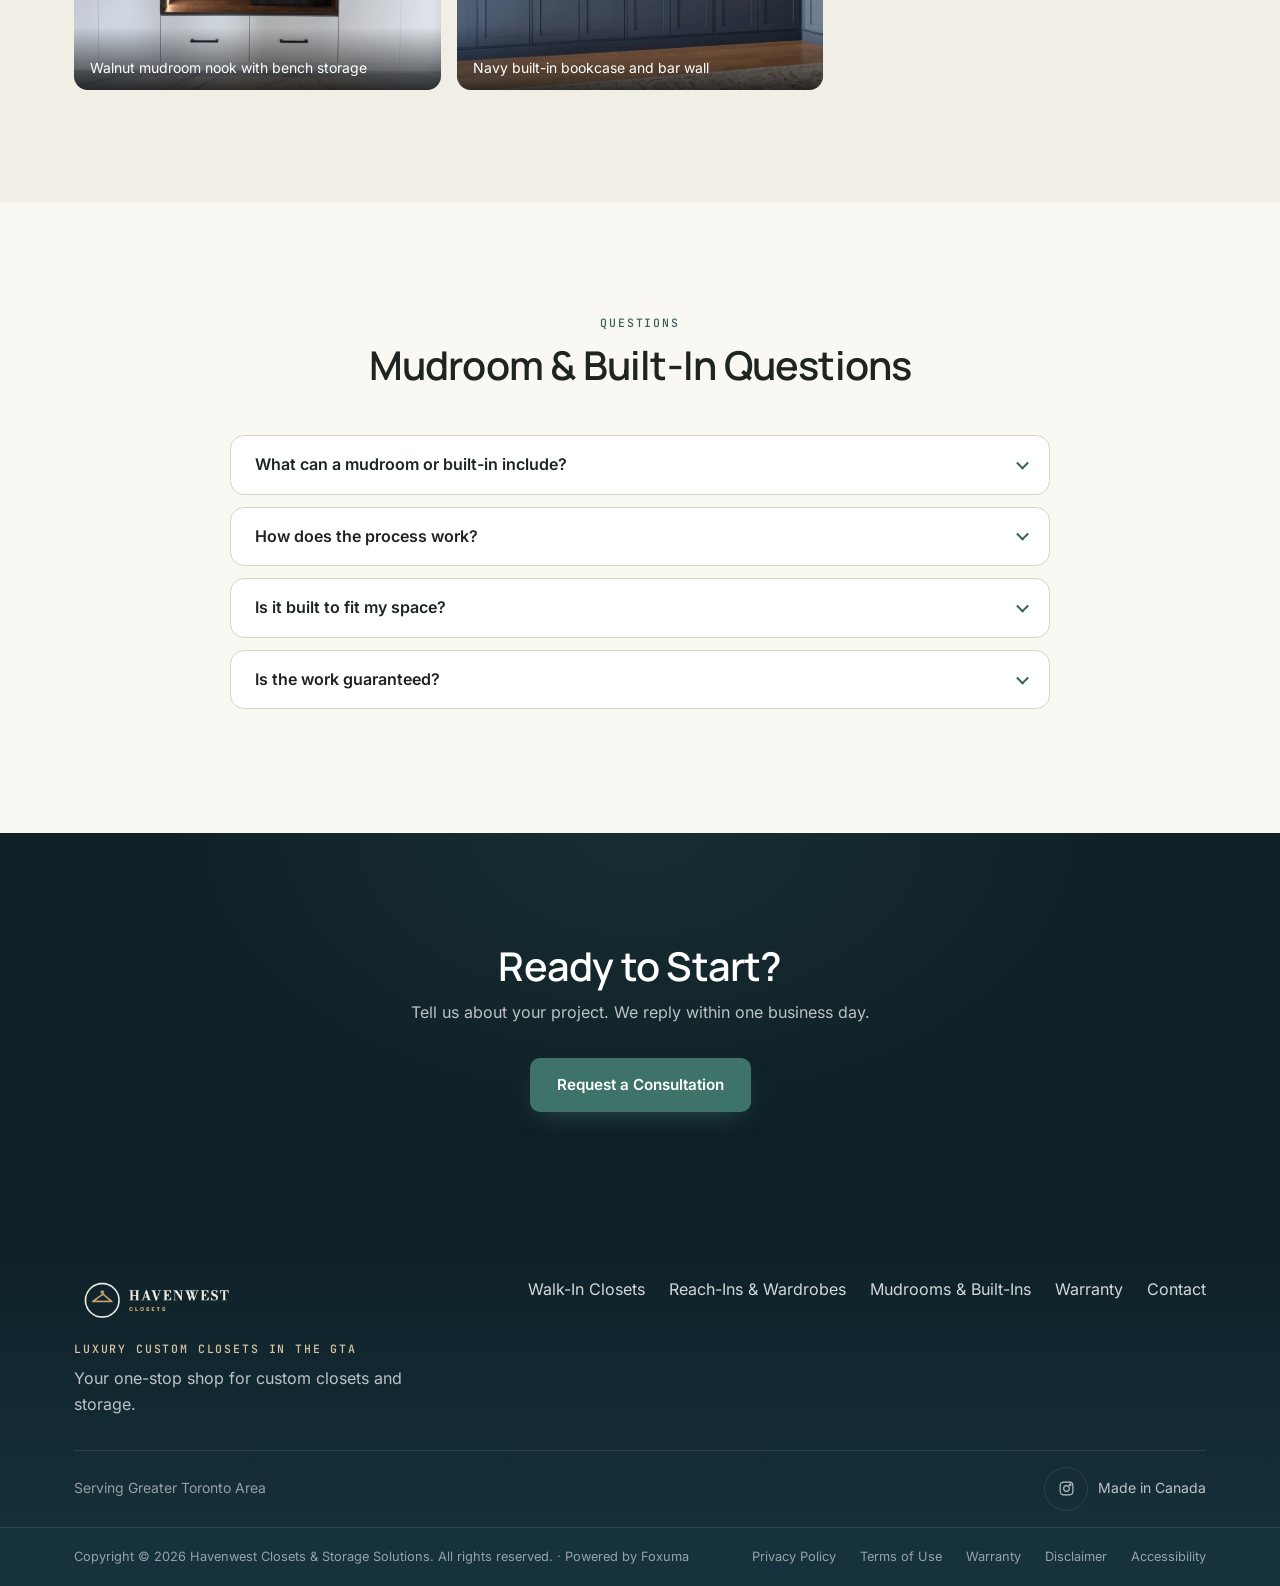
<file: mudrooms.html>
<!DOCTYPE html>
<html lang="en">
<head>
<meta charset="UTF-8">
<meta name="viewport" content="width=device-width, initial-scale=1.0">
<title>Custom Mudroom Built-Ins &amp; Entryway Storage | Havenwest Closets</title>
<meta name="description" content="Entryway cabinetry, bench seating with shoe cubbies, coat hook walls, and media storage units.">
<link rel="canonical" href="https://havenwestclosets.com/mudrooms.html">
<meta property="og:type" content="website">
<meta property="og:site_name" content="Havenwest Closets &amp; Storage Solutions">
<meta property="og:title" content="Custom Mudroom Built-Ins &amp; Entryway Storage | Havenwest Closets">
<meta property="og:description" content="Entryway cabinetry, bench seating with shoe cubbies, coat hook walls, and media storage units.">
<meta property="og:url" content="https://havenwestclosets.com/mudrooms.html">
<meta property="og:image" content="https://havenwestclosets.com/assets/img/og-image.webp">
<meta name="twitter:card" content="summary_large_image">
<meta name="twitter:title" content="Custom Mudroom Built-Ins &amp; Entryway Storage | Havenwest Closets">
<meta name="twitter:description" content="Entryway cabinetry, bench seating with shoe cubbies, coat hook walls, and media storage units.">
<meta name="twitter:image" content="https://havenwestclosets.com/assets/img/og-image.webp">
<script type="application/ld+json">{"@context": "https://schema.org", "@graph": [{"@type": "LocalBusiness", "@id": "https://havenwestclosets.com/#business", "name": "Havenwest Closets & Storage Solutions", "url": "https://havenwestclosets.com/", "description": "Entryway cabinetry, bench seating with shoe cubbies, coat hook walls, and media storage units.", "image": "https://havenwestclosets.com/assets/img/og-image.webp", "email": "info@havenwestclosets.com", "address": {"@type": "PostalAddress", "streetAddress": "450 Bowes Rd Unit 7-8", "addressLocality": "Concord", "addressRegion": "ON", "postalCode": "L4K 1K3", "addressCountry": "CA"}, "geo": {"@type": "GeoCoordinates", "latitude": 43.81389, "longitude": -79.495903}, "openingHoursSpecification": [{"@type": "OpeningHoursSpecification", "dayOfWeek": ["Monday", "Tuesday", "Wednesday", "Thursday", "Friday"], "opens": "08:00", "closes": "17:30"}, {"@type": "OpeningHoursSpecification", "dayOfWeek": "Saturday", "opens": "10:00", "closes": "15:30"}], "areaServed": [{"@type": "City", "name": "Vaughan"}, {"@type": "City", "name": "Richmond Hill"}, {"@type": "City", "name": "Markham"}, {"@type": "City", "name": "Aurora"}, {"@type": "City", "name": "Newmarket"}, {"@type": "City", "name": "Toronto"}], "sameAs": ["https://www.instagram.com/newoodmillwork/"]}, {"@type": "Service", "name": "Mudrooms & Built-Ins", "serviceType": "Mudrooms & Built-Ins", "url": "https://havenwestclosets.com/mudrooms.html", "provider": {"@id": "https://havenwestclosets.com/#business", "@type": "LocalBusiness", "name": "Havenwest Closets & Storage Solutions", "address": {"@type": "PostalAddress", "streetAddress": "450 Bowes Rd Unit 7-8", "addressLocality": "Concord", "addressRegion": "ON", "postalCode": "L4K 1K3", "addressCountry": "CA"}}, "description": "Entryway cabinetry, bench seating with shoe cubbies, coat hook walls, and media storage units.", "areaServed": [{"@type": "City", "name": "Vaughan"}, {"@type": "City", "name": "Richmond Hill"}, {"@type": "City", "name": "Markham"}, {"@type": "City", "name": "Aurora"}, {"@type": "City", "name": "Newmarket"}, {"@type": "City", "name": "Toronto"}]}, {"@type": "FAQPage", "mainEntity": [{"@type": "Question", "name": "What can a mudroom or built-in include?", "acceptedAnswer": {"@type": "Answer", "text": "Bench seating with lift-up or drawer storage underneath, ventilated shoe cubbies and deep drawers for winter boots, solid-mounted coat hook walls, and hard-wearing, scuff-resistant finishes that are easy to wipe clean."}}, {"@type": "Question", "name": "How does the process work?", "acceptedAnswer": {"@type": "Answer", "text": "Consultation first: we measure your entryway and design around how your household comes and goes, build in our Concord shop, and install with our own crew."}}, {"@type": "Question", "name": "Is it built to fit my space?", "acceptedAnswer": {"@type": "Answer", "text": "Yes \u2014 every unit is built in our Concord shop to your space's exact dimensions, never fixed-size modules."}}, {"@type": "Question", "name": "Is the work guaranteed?", "acceptedAnswer": {"@type": "Answer", "text": "Yes \u2014 installed by our own crew and backed by a lifetime workmanship warranty."}}]}, {"@type": "BreadcrumbList", "itemListElement": [{"@type": "ListItem", "position": 1, "name": "Home", "item": "https://havenwestclosets.com/"}, {"@type": "ListItem", "position": 2, "name": "Mudrooms & Built-Ins", "item": "https://havenwestclosets.com/mudrooms.html"}]}]}</script>
<meta name="theme-color" content="#0F2027">
<link rel="icon" href="assets/favicon.svg" type="image/svg+xml">
<link rel="apple-touch-icon" href="assets/apple-touch-icon.png">
<link rel="stylesheet" href="styles.min.css?v=ds10">
<link rel="preload" as="image" href="assets/img/mudroom-hero-web.avif" type="image/avif" fetchpriority="high">
<link rel="preload" as="image" href="assets/img/mudroom-hero-web.webp" type="image/webp" fetchpriority="high">
</head>
<body>
<a class="skip-link" href="#main">Skip to main content</a>

<header class="site-header">
  <div class="wrap header-inner">
    <a class="brand" href="index.html" aria-label="Havenwest Closets &amp; Storage Solutions — home">
      <img src="assets/logo.png" alt="Havenwest Closets &amp; Storage Solutions" width="142" height="48">
    </a>
    <nav class="main-nav" id="mainNav" aria-label="Main">
      <a href="index.html">Home</a>
      <a href="walk-ins.html">Walk-In Closets</a>
      <a href="reach-ins.html">Reach-Ins &amp; Wardrobes</a>
      <a href="mudrooms.html" class="active">Mudrooms &amp; Built-Ins</a>
    </nav>
    <button class="nav-toggle" id="navToggle" aria-label="Open menu" aria-expanded="false" aria-controls="mainNav">
      <span></span><span></span><span></span>
    </button>
  </div>
</header>

<main id="main">
  <!-- ══ SUB-PAGE HERO (compact variant) ══ -->
  <section class="hero hero-compact">
    <div class="hero-media"><picture><source type="image/avif" srcset="assets/img/mudroom-hero-web.avif"><img src="assets/img/mudroom-hero-web.webp" alt="Dark built-in mudroom with cabinets, open shelves and coat hooks" width="1200" height="1601" fetchpriority="high" decoding="async"></picture></div>
    <div class="hero-scrim"></div>
    <div style="position:relative;width:100%">
      <p class="hero-breadcrumb"><a href="index.html">← Back to home</a></p>
      <div class="wrap hero-inner" style="padding-top:var(--space-6)">
        <span class="eyebrow eyebrow-light">Mudrooms &amp; Built-Ins</span>
        <h1>Mudrooms &amp; Built-Ins</h1>
        <p class="hero-lead">Entryway cabinetry, bench seating with shoe cubbies, coat hook walls, and media storage units.</p>
        <div class="hero-actions">
          <a class="btn btn-primary" href="index.html#contact">Request a Consultation</a>
        </div>
      </div>
    </div>
  </section>

  <!-- ══ PAGE BODY ══ -->
  <section>
    <div class="wrap legal-inner subpage-body">
        <p>Bench Seating with Storage: Built-in benches with lift-up or drawer storage underneath.</p>
        <p>Shoe Cubbies &amp; Drawers: Ventilated cubbies and deep drawers for winter boots, out of sight.</p>
        <p>Coat Hook Walls: Solid-mounted hook walls rated for heavy winter coats and bags.</p>
        <p>Durable Finishes: Hard-wearing, scuff-resistant finishes for high-traffic entryways — easy to wipe clean.</p>
        <p>Consultation → we measure your entryway and design around how your household comes and goes → built in our Concord shop → installed by our own crew, with a lifetime warranty.</p>
    </div>
  </section>

<section class="section-soft"><div class="wrap"><div class="section-header"><span class="eyebrow">Project Examples</span><h2>Mudroom &amp; Built-In Examples</h2></div><div class="gallery-grid"><figure class="work-item bracket"><picture><source type="image/avif" srcset="assets/img/mudroom-02-web.avif"><img src="assets/img/mudroom-02-web.webp" alt="Walnut mudroom nook with bench storage" width="1200" height="899" loading="lazy" decoding="async"></picture><figcaption>Walnut mudroom nook with bench storage</figcaption></figure><figure class="work-item bracket"><picture><source type="image/avif" srcset="assets/img/hw-builtin-02-web.avif"><img src="assets/img/hw-builtin-02-web.webp" alt="Navy built-in bookcase and bar wall" width="1000" height="750" loading="lazy" decoding="async"></picture><figcaption>Navy built-in bookcase and bar wall</figcaption></figure></div></div></section>

<section><div class="wrap"><div class="section-header"><span class="eyebrow">Questions</span><h2>Mudroom &amp; Built-In Questions</h2></div><div class="faq-list"><details class="faq-item"><summary>What can a mudroom or built-in include?</summary><p>Bench seating with lift-up or drawer storage underneath, ventilated shoe cubbies and deep drawers for winter boots, solid-mounted coat hook walls, and hard-wearing, scuff-resistant finishes that are easy to wipe clean.</p></details><details class="faq-item"><summary>How does the process work?</summary><p>Consultation first: we measure your entryway and design around how your household comes and goes, build in our Concord shop, and install with our own crew.</p></details><details class="faq-item"><summary>Is it built to fit my space?</summary><p>Yes — every unit is built in our Concord shop to your space&#x27;s exact dimensions, never fixed-size modules.</p></details><details class="faq-item"><summary>Is the work guaranteed?</summary><p>Yes — installed by our own crew and backed by a lifetime workmanship warranty.</p></details></div></div></section>

  <!-- ══ CTA BAND ══ -->
  <section class="cta-band">
    <div class="wrap">
      <h2>Ready to Start?</h2>
      <p>Tell us about your project. We reply within one business day.</p>
      <div class="hero-actions">
        <a class="btn btn-primary" href="index.html#contact">Request a Consultation</a>
      </div>
    </div>
  </section>
</main>

<footer class="site-footer">
  <div class="wrap">
    <div class="footer-top">
      <div class="footer-brand">
        <img src="assets/logo.png" alt="Havenwest Closets &amp; Storage Solutions" width="165" height="56">
        <p class="footer-sub">Luxury Custom Closets in the GTA</p>
        <p class="footer-tagline">Your one-stop shop for custom closets and storage.</p>
      </div>
      <ul class="footer-links">
        <li><a href="walk-ins.html">Walk-In Closets</a></li>
        <li><a href="reach-ins.html">Reach-Ins &amp; Wardrobes</a></li>
        <li><a href="mudrooms.html">Mudrooms &amp; Built-Ins</a></li>
        <li><a href="warranty.html">Warranty</a></li>
        <li><a href="index.html#contact">Contact</a></li>
      </ul>
    </div>
    <div class="footer-bottom">
      <span class="footer-serving">Serving Greater Toronto Area</span>
      <span class="made-in">
        <a class="footer-ig" href="https://www.instagram.com/newoodmillwork/" target="_blank" rel="noopener" aria-label="Havenwest Closets &amp; Storage Solutions on Instagram"><svg width="17" height="17" viewBox="0 0 24 24" fill="none" stroke="currentColor" stroke-width="1.6" aria-hidden="true"><rect x="3" y="3" width="18" height="18" rx="5"/><circle cx="12" cy="12" r="4"/><circle cx="17.2" cy="6.8" r="1"/></svg></a>
        <span>Made in Canada</span>
      </span>
    </div>
  </div>
  <div class="legal-bar">
    <div class="legal-bar-inner">
      <span>Copyright © <span id="year">2026</span> Havenwest Closets &amp; Storage Solutions. All rights reserved. · Powered by <a href="https://foxuma.com" style="color:inherit">Foxuma</a></span>
      <ul class="legal-links">
        <li><a href="privacy.html">Privacy Policy</a></li>
        <li><a href="terms.html">Terms of Use</a></li>
        <li><a href="warranty.html">Warranty</a></li>
        <li><a href="disclaimer.html">Disclaimer</a></li>
        <li><a href="accessibility.html">Accessibility</a></li>
      </ul>
    </div>
  </div>
</footer>

<div class="mobile-cta">
  <a class="cta-call" href="mailto:info@havenwestclosets.com">Email Us</a>
  <a class="cta-quote" href="index.html#contact">Request a Consultation</a>
</div>

<script>(function(){try{var d=JSON.stringify({token:"GUEtFDpJ-9UU24VtsFzQdSA0QB8_mXvM",path:location.pathname,ref:document.referrer||""});if(navigator.sendBeacon){navigator.sendBeacon("https://crm.newoodmillwork.com/api/website/hit/",new Blob([d],{type:"text/plain"}))}}catch(e){}})();</script>
<script src="script.min.js?v=ds10"></script>
</body>
</html>
</file>
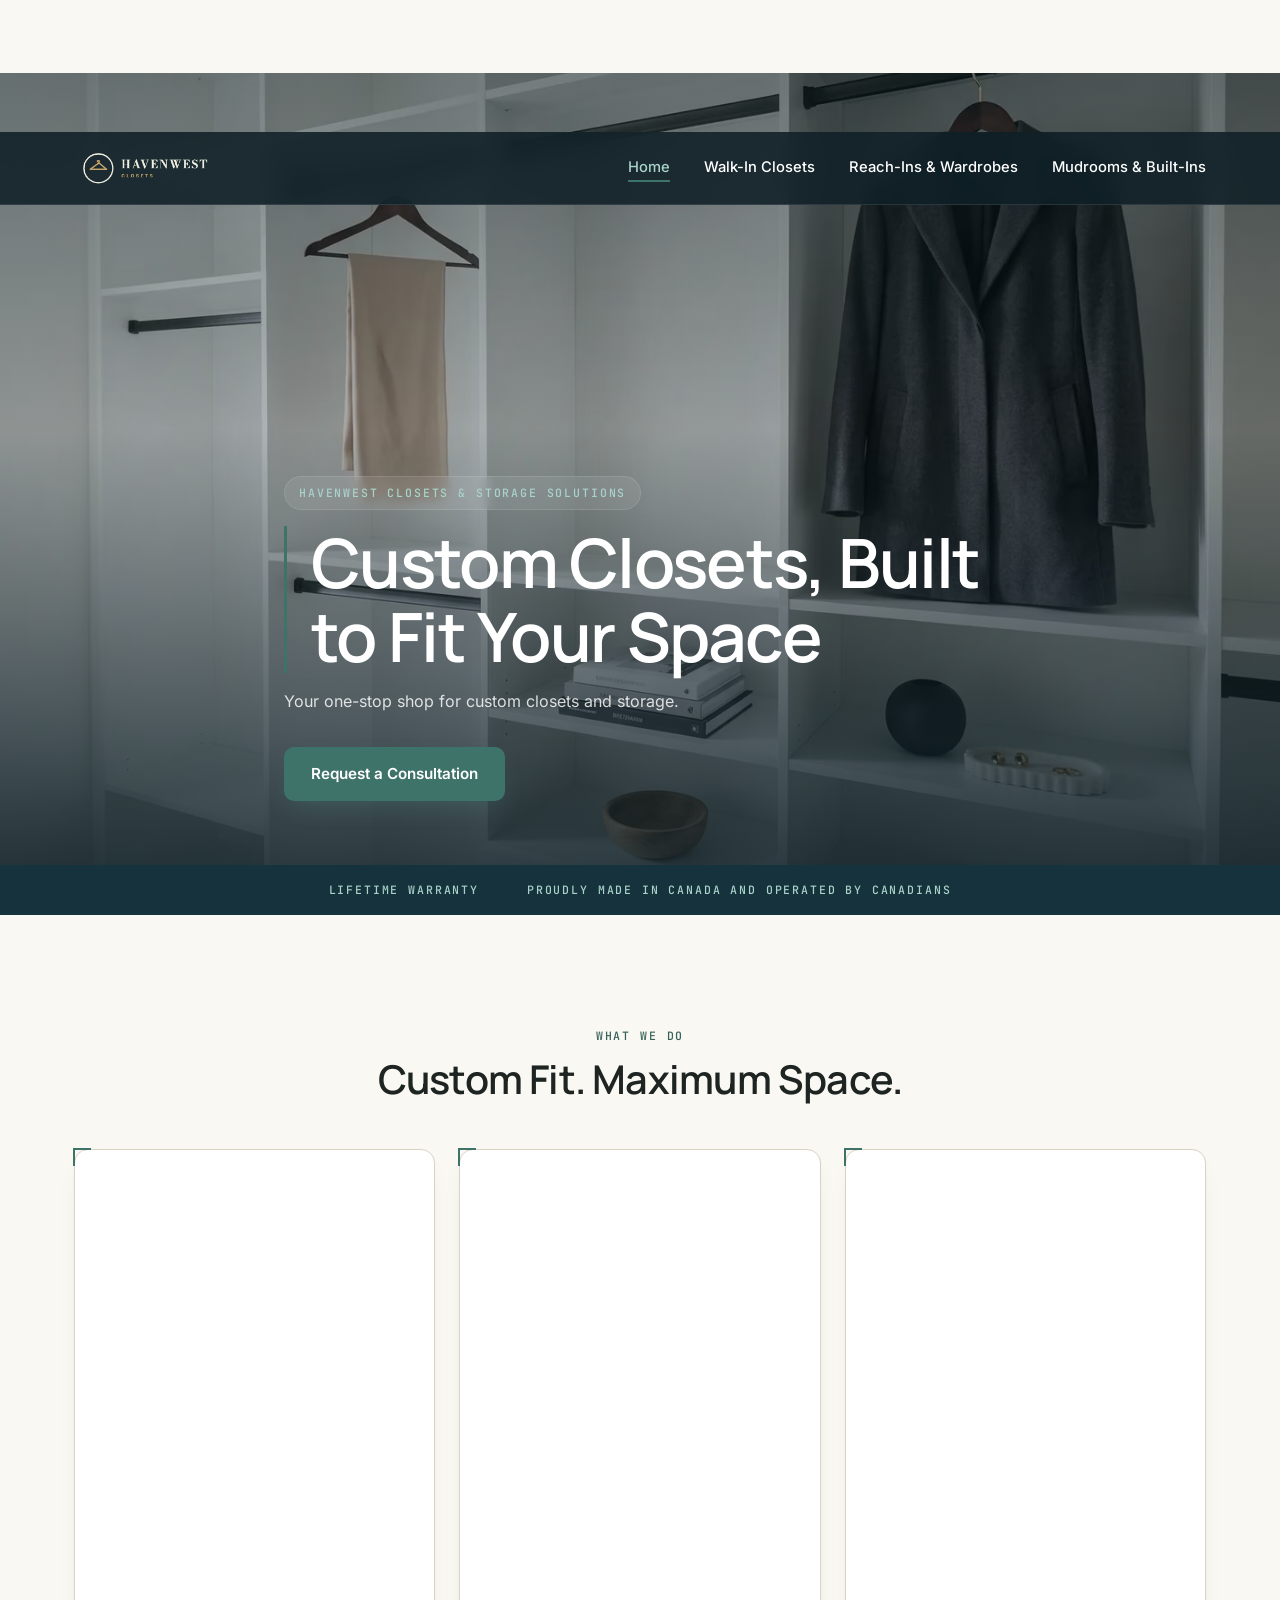
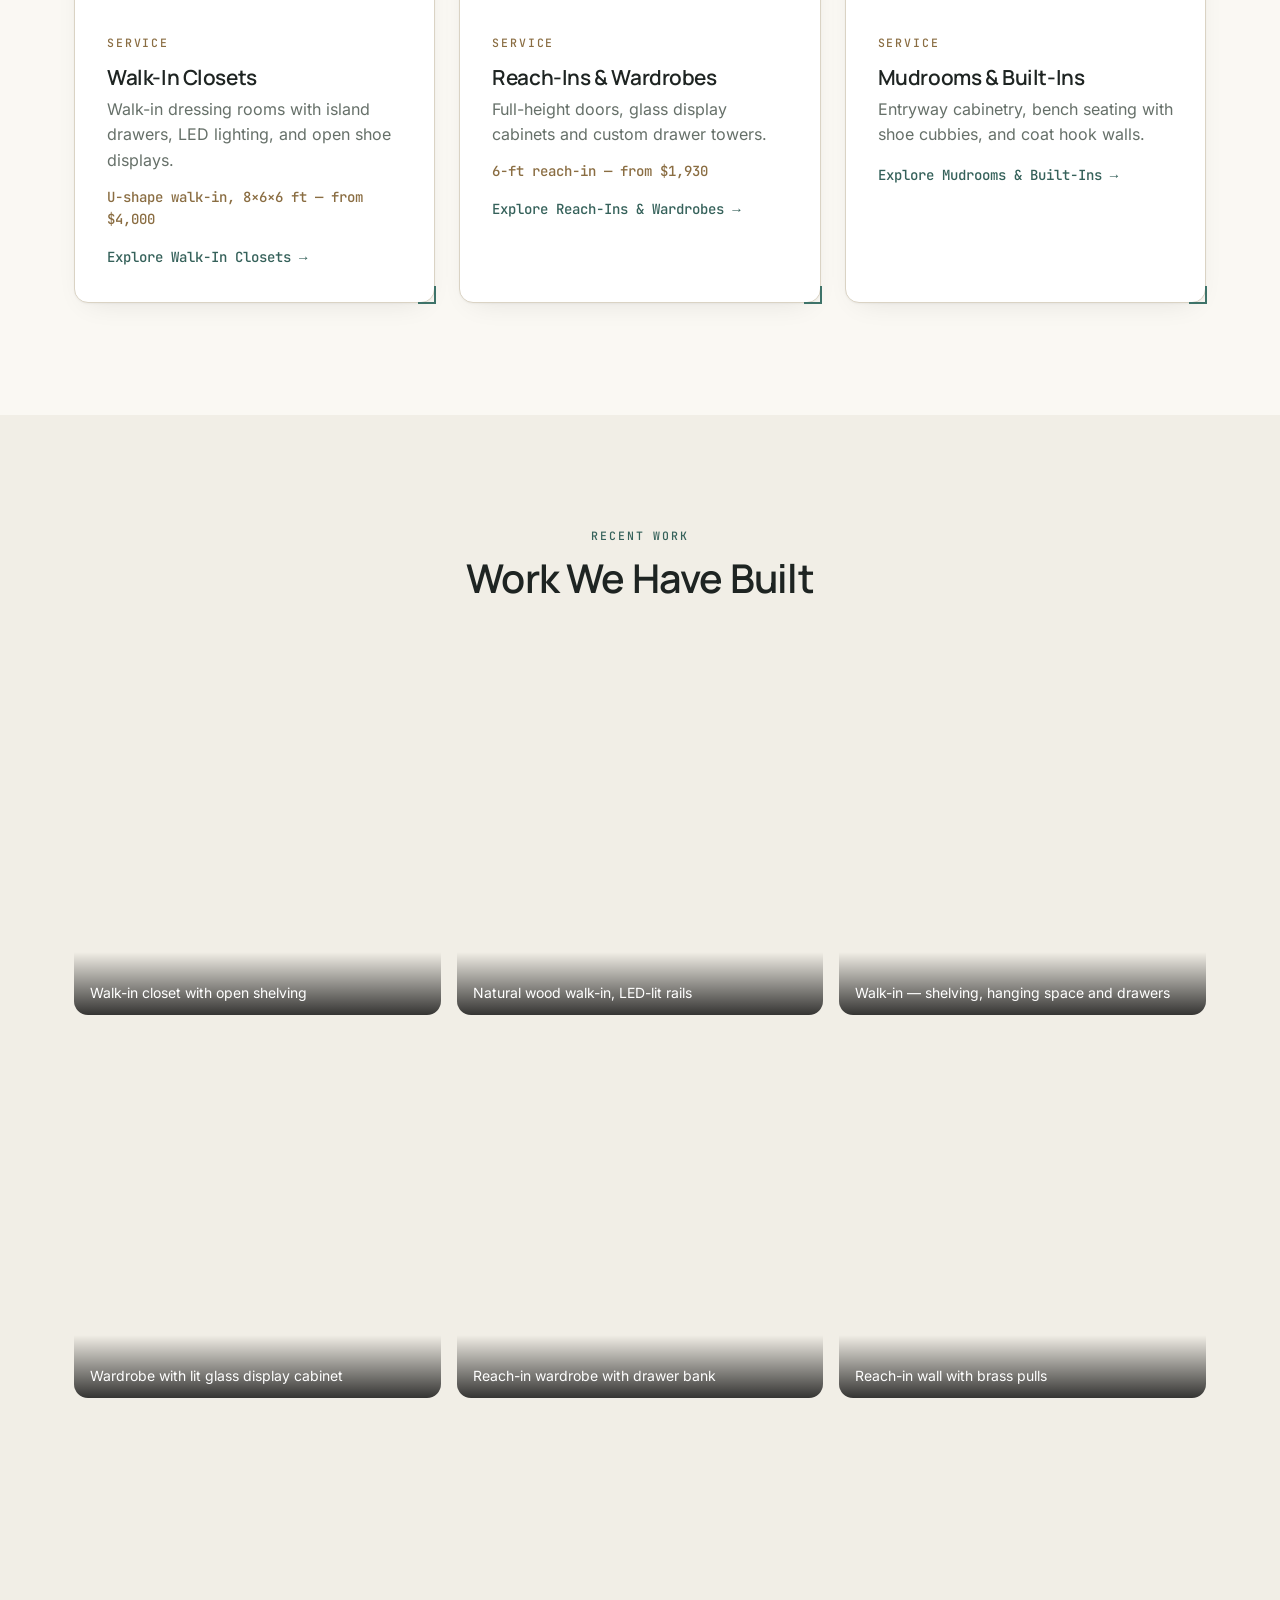
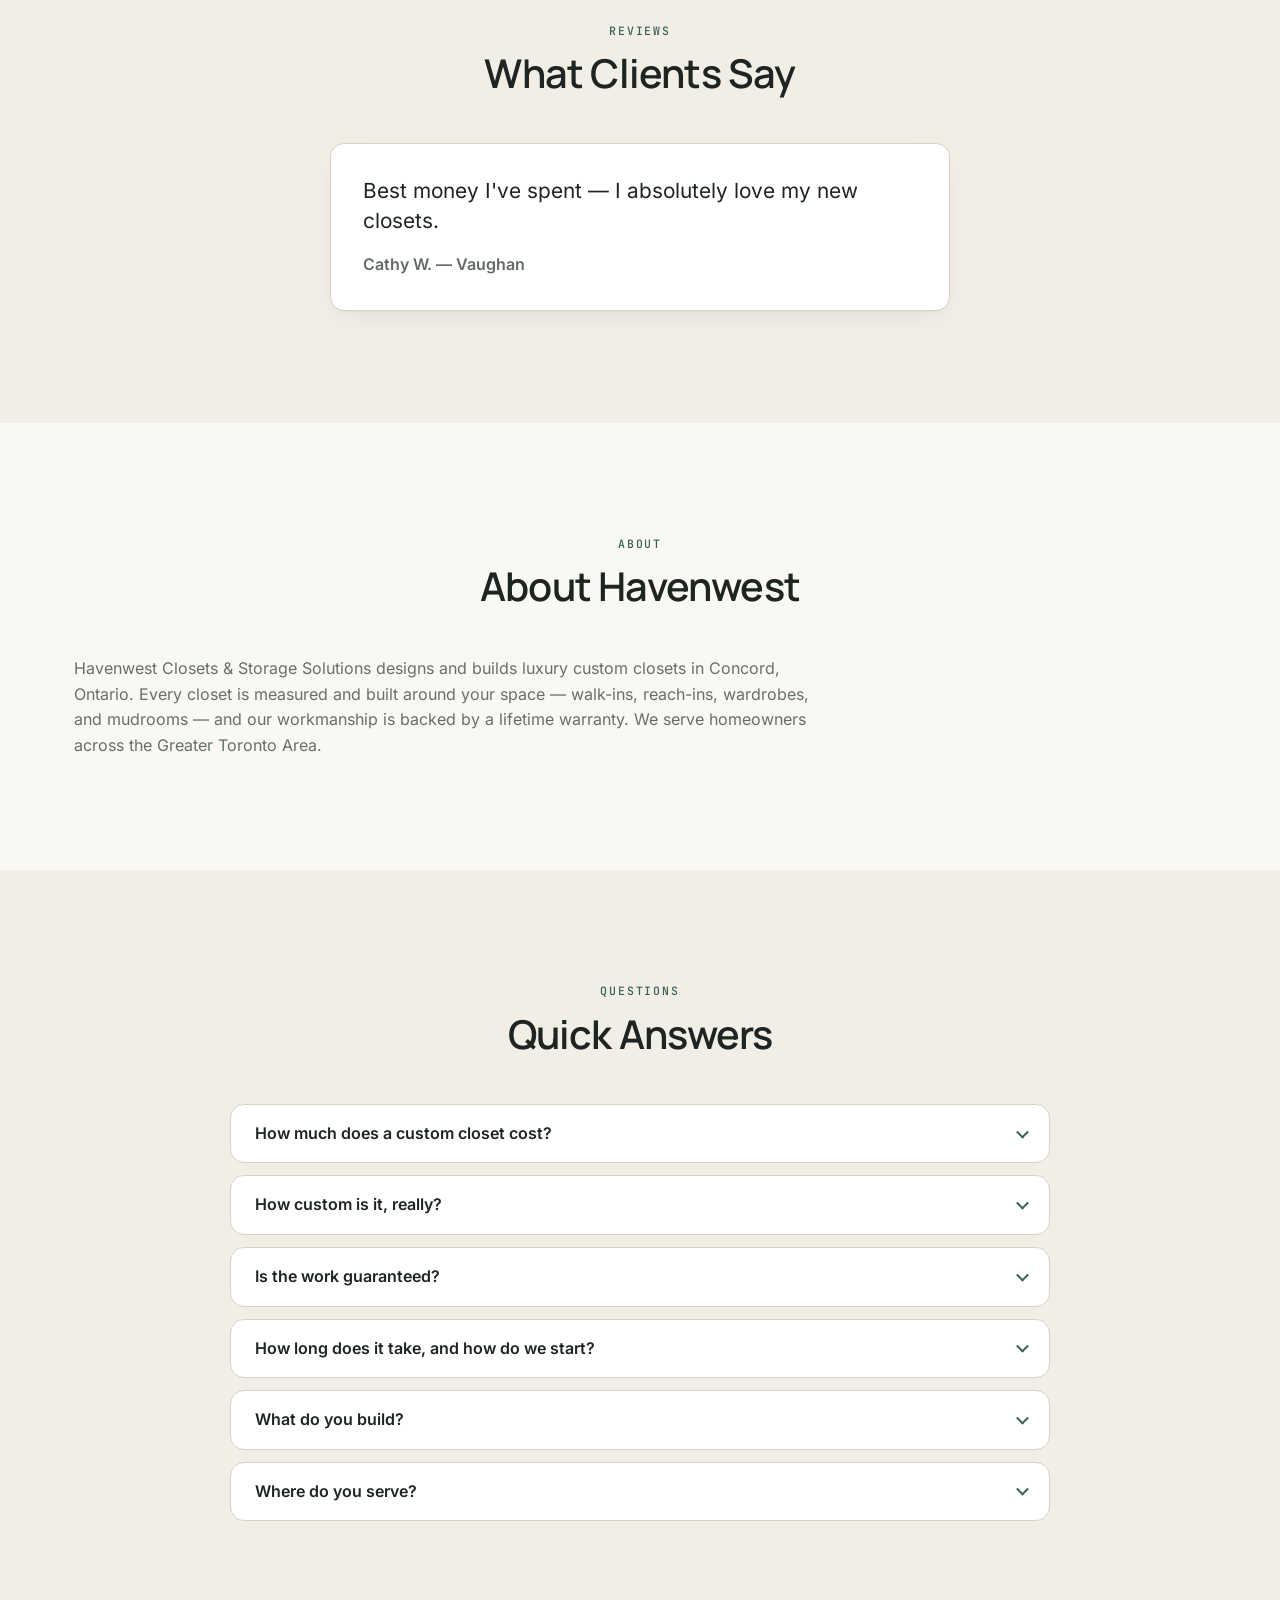
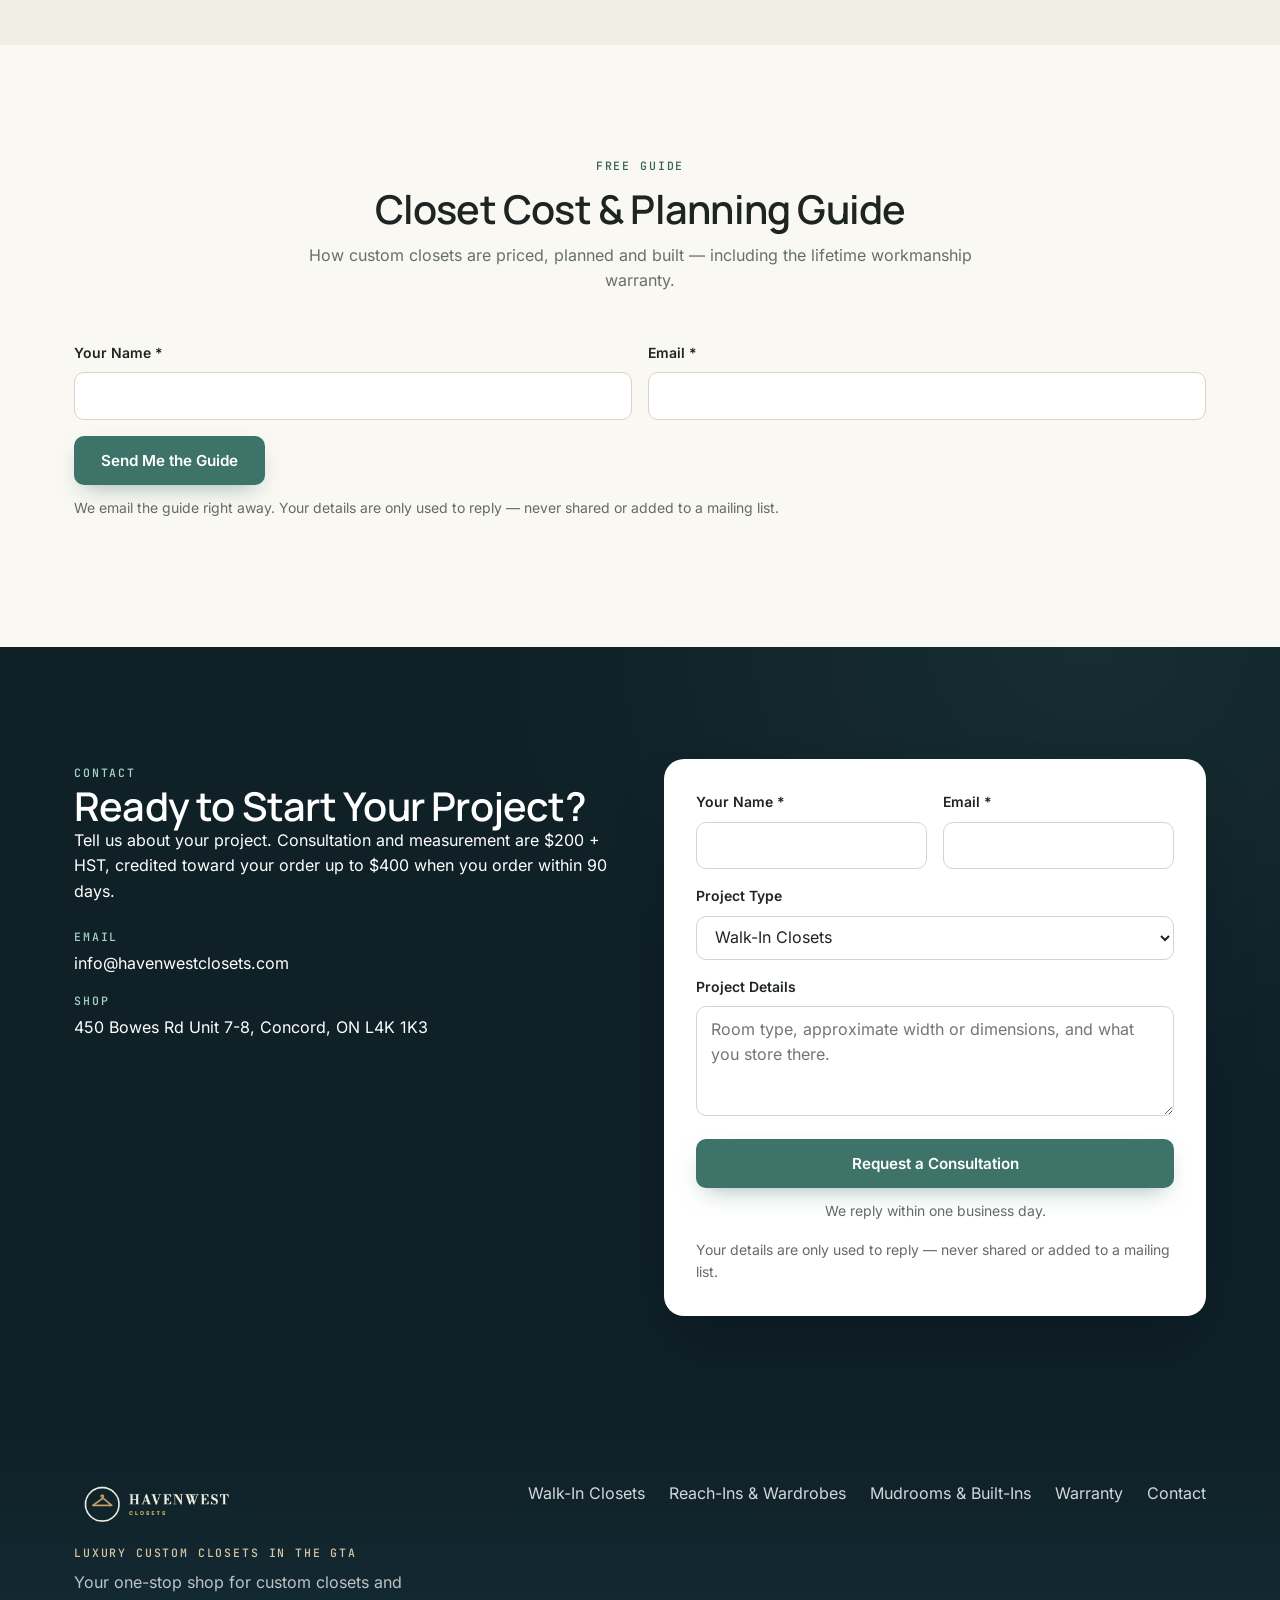
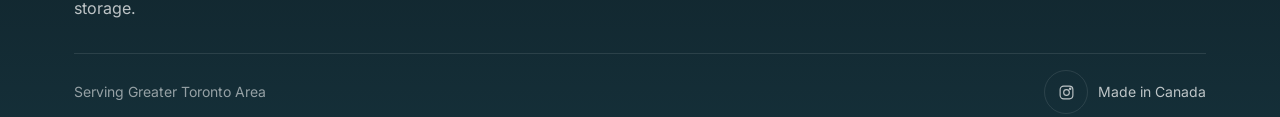
<file: page.html>
<!DOCTYPE html>
<html lang="en">
<head>
<meta charset="utf-8">
<title>Services | Havenwest Closets &amp; Storage Solutions</title>
<meta http-equiv="refresh" content="0; url=index.html#services">
<link rel="canonical" href="https://havenwestclosets.com/index.html#services">
<meta name="robots" content="noindex">
</head>
<body>
<p><a href="index.html#services">Services</a></p>
</body>
</html>
</file>
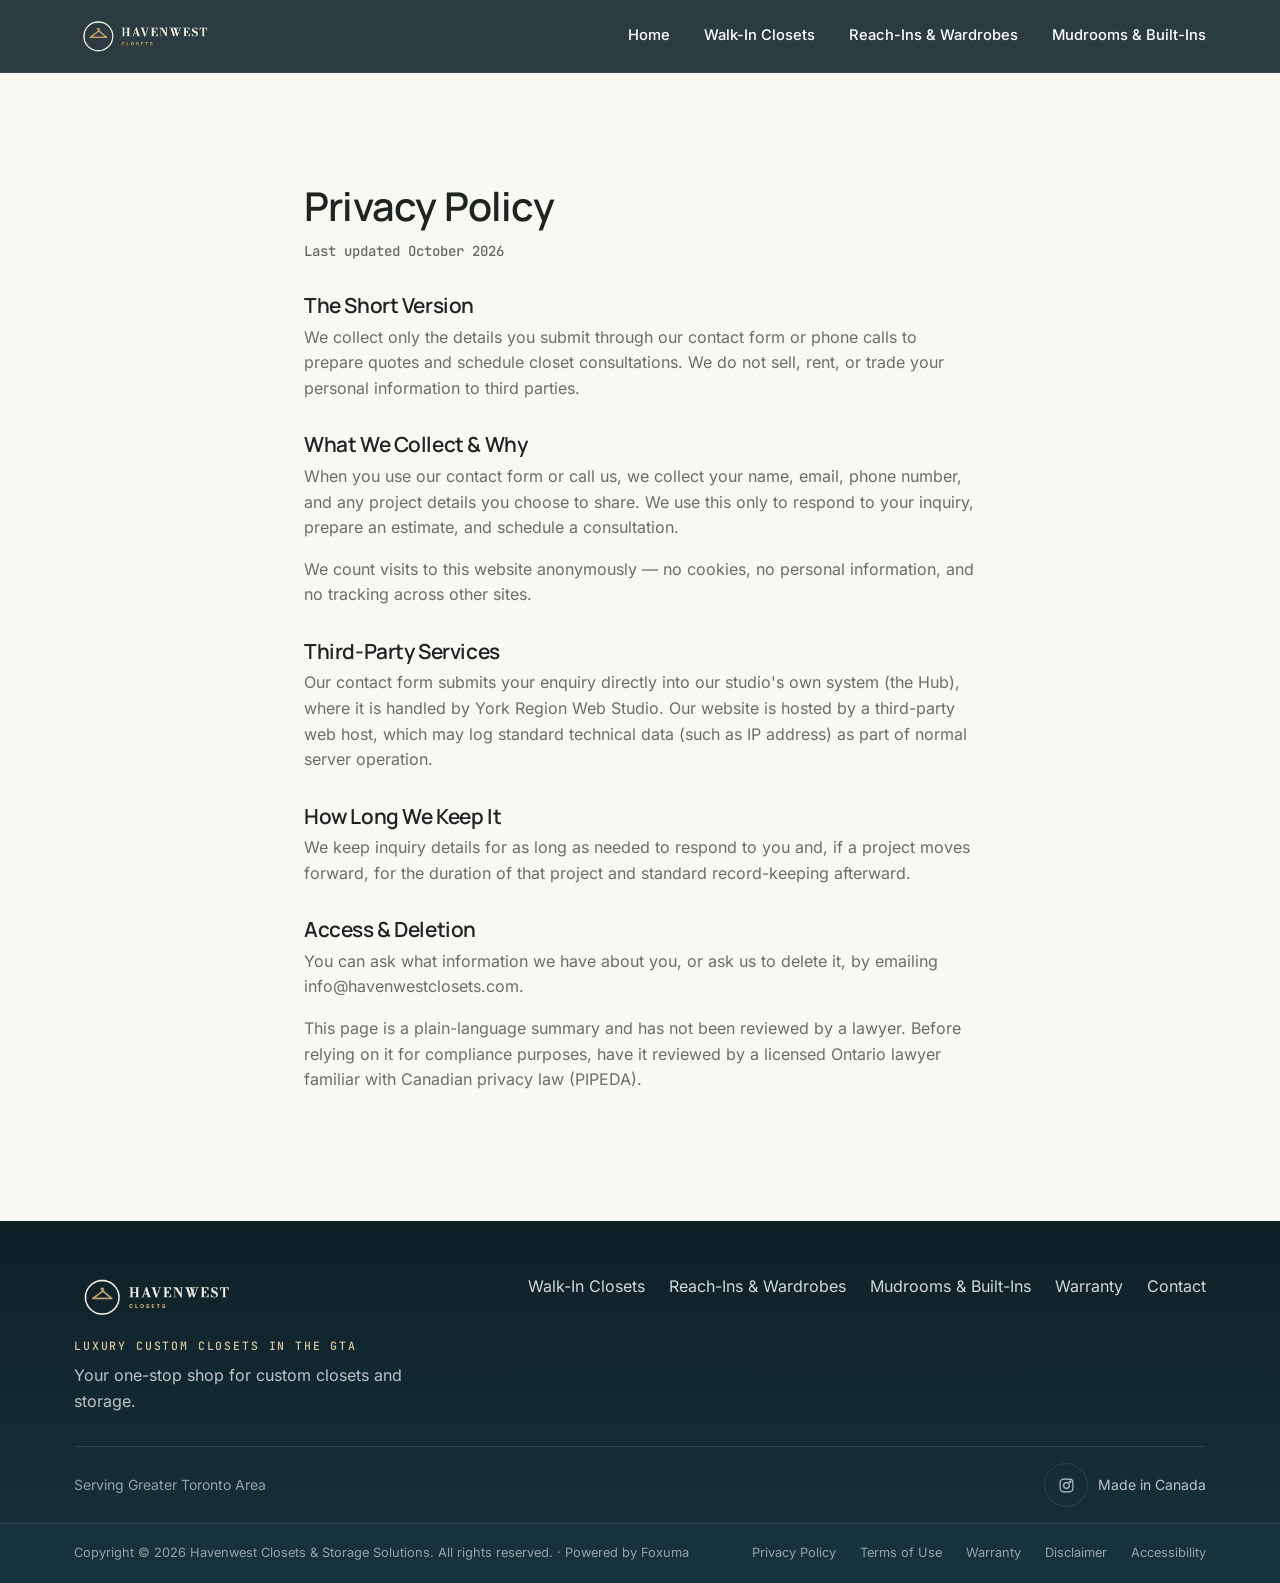
<file: privacy.html>
<!DOCTYPE html>
<html lang="en">
<head>
<meta charset="UTF-8">
<meta name="viewport" content="width=device-width, initial-scale=1.0">
<title>Privacy Policy | Havenwest Closets &amp; Storage Solutions</title>
<meta name="description" content="We collect only the details you submit through our contact form or phone calls to prepare quotes and schedule closet consultations.">
<link rel="canonical" href="https://havenwestclosets.com/privacy.html">
<meta property="og:type" content="website">
<meta property="og:site_name" content="Havenwest Closets &amp; Storage Solutions">
<meta property="og:title" content="Privacy Policy | Havenwest Closets &amp; Storage Solutions">
<meta property="og:description" content="We collect only the details you submit through our contact form or phone calls to prepare quotes and schedule closet consultations.">
<meta property="og:url" content="https://havenwestclosets.com/privacy.html">
<meta property="og:image" content="https://havenwestclosets.com/assets/img/og-image.webp">
<meta name="twitter:card" content="summary_large_image">
<meta name="twitter:title" content="Privacy Policy | Havenwest Closets &amp; Storage Solutions">
<meta name="twitter:description" content="We collect only the details you submit through our contact form or phone calls to prepare quotes and schedule closet consultations.">
<meta name="twitter:image" content="https://havenwestclosets.com/assets/img/og-image.webp">
<script type="application/ld+json">{"@context": "https://schema.org", "@type": "LocalBusiness", "@id": "https://havenwestclosets.com/#business", "name": "Havenwest Closets & Storage Solutions", "url": "https://havenwestclosets.com/", "description": "We collect only the details you submit through our contact form or phone calls to prepare quotes and schedule closet consultations.", "image": "https://havenwestclosets.com/assets/img/og-image.webp", "email": "info@havenwestclosets.com", "address": {"@type": "PostalAddress", "streetAddress": "450 Bowes Rd Unit 7-8", "addressLocality": "Concord", "addressRegion": "ON", "postalCode": "L4K 1K3", "addressCountry": "CA"}, "geo": {"@type": "GeoCoordinates", "latitude": 43.81389, "longitude": -79.495903}, "openingHoursSpecification": [{"@type": "OpeningHoursSpecification", "dayOfWeek": ["Monday", "Tuesday", "Wednesday", "Thursday", "Friday"], "opens": "08:00", "closes": "17:30"}, {"@type": "OpeningHoursSpecification", "dayOfWeek": "Saturday", "opens": "10:00", "closes": "15:30"}], "areaServed": [{"@type": "City", "name": "Vaughan"}, {"@type": "City", "name": "Richmond Hill"}, {"@type": "City", "name": "Markham"}, {"@type": "City", "name": "Aurora"}, {"@type": "City", "name": "Newmarket"}, {"@type": "City", "name": "Toronto"}], "sameAs": ["https://www.instagram.com/newoodmillwork/"]}</script>
<meta name="theme-color" content="#0F2027">
<link rel="icon" href="assets/favicon.svg" type="image/svg+xml">
<link rel="apple-touch-icon" href="assets/apple-touch-icon.png">
<link rel="stylesheet" href="styles.min.css?v=ds10">
</head>
<body>
<a class="skip-link" href="#main">Skip to main content</a>

<header class="site-header">
  <div class="wrap header-inner">
    <a class="brand" href="index.html" aria-label="Havenwest Closets &amp; Storage Solutions — home">
      <img src="assets/logo.png" alt="Havenwest Closets &amp; Storage Solutions" width="142" height="48">
    </a>
    <nav class="main-nav" id="mainNav" aria-label="Main">
      <a href="index.html">Home</a>
      <a href="walk-ins.html">Walk-In Closets</a>
      <a href="reach-ins.html">Reach-Ins &amp; Wardrobes</a>
      <a href="mudrooms.html">Mudrooms &amp; Built-Ins</a>
    </nav>
    <button class="nav-toggle" id="navToggle" aria-label="Open menu" aria-expanded="false" aria-controls="mainNav">
      <span></span><span></span><span></span>
    </button>
  </div>
</header>

<main id="main">
  <!-- ══ LEGAL PAGE — quiet layout: no hero, no sales band. The
       body arrives pre-structured (heading lines are <h2>s). ══ -->
  <section class="legal-page">
    <div class="legal-inner">
      <h1>Privacy Policy</h1>
        <p class="legal-updated">Last updated October 2026</p>
        <h2>The Short Version</h2>
        <p>We collect only the details you submit through our contact form or phone calls to prepare quotes and schedule closet consultations. We do not sell, rent, or trade your personal information to third parties.</p>
        <h2>What We Collect &amp; Why</h2>
        <p>When you use our contact form or call us, we collect your name, email, phone number, and any project details you choose to share. We use this only to respond to your inquiry, prepare an estimate, and schedule a consultation.</p>
        <p>We count visits to this website anonymously — no cookies, no personal information, and no tracking across other sites.</p>
        <h2>Third-Party Services</h2>
        <p>Our contact form submits your enquiry directly into our studio&#x27;s own system (the Hub), where it is handled by York Region Web Studio. Our website is hosted by a third-party web host, which may log standard technical data (such as IP address) as part of normal server operation.</p>
        <h2>How Long We Keep It</h2>
        <p>We keep inquiry details for as long as needed to respond to you and, if a project moves forward, for the duration of that project and standard record-keeping afterward.</p>
        <h2>Access &amp; Deletion</h2>
        <p>You can ask what information we have about you, or ask us to delete it, by emailing info@havenwestclosets.com.</p>
        <p>This page is a plain-language summary and has not been reviewed by a lawyer. Before relying on it for compliance purposes, have it reviewed by a licensed Ontario lawyer familiar with Canadian privacy law (PIPEDA).</p>
    </div>
  </section>
</main>

<footer class="site-footer">
  <div class="wrap">
    <div class="footer-top">
      <div class="footer-brand">
        <img src="assets/logo.png" alt="Havenwest Closets &amp; Storage Solutions" width="165" height="56">
        <p class="footer-sub">Luxury Custom Closets in the GTA</p>
        <p class="footer-tagline">Your one-stop shop for custom closets and storage.</p>
      </div>
      <ul class="footer-links">
        <li><a href="walk-ins.html">Walk-In Closets</a></li>
        <li><a href="reach-ins.html">Reach-Ins &amp; Wardrobes</a></li>
        <li><a href="mudrooms.html">Mudrooms &amp; Built-Ins</a></li>
        <li><a href="warranty.html">Warranty</a></li>
        <li><a href="index.html#contact">Contact</a></li>
      </ul>
    </div>
    <div class="footer-bottom">
      <span class="footer-serving">Serving Greater Toronto Area</span>
      <span class="made-in">
        <a class="footer-ig" href="https://www.instagram.com/newoodmillwork/" target="_blank" rel="noopener" aria-label="Havenwest Closets &amp; Storage Solutions on Instagram"><svg width="17" height="17" viewBox="0 0 24 24" fill="none" stroke="currentColor" stroke-width="1.6" aria-hidden="true"><rect x="3" y="3" width="18" height="18" rx="5"/><circle cx="12" cy="12" r="4"/><circle cx="17.2" cy="6.8" r="1"/></svg></a>
        <span>Made in Canada</span>
      </span>
    </div>
  </div>
  <div class="legal-bar">
    <div class="legal-bar-inner">
      <span>Copyright © <span id="year">2026</span> Havenwest Closets &amp; Storage Solutions. All rights reserved. · Powered by <a href="https://foxuma.com" style="color:inherit">Foxuma</a></span>
      <ul class="legal-links">
        <li><a href="privacy.html">Privacy Policy</a></li>
        <li><a href="terms.html">Terms of Use</a></li>
        <li><a href="warranty.html">Warranty</a></li>
        <li><a href="disclaimer.html">Disclaimer</a></li>
        <li><a href="accessibility.html">Accessibility</a></li>
      </ul>
    </div>
  </div>
</footer>

<div class="mobile-cta">
  <a class="cta-call" href="mailto:info@havenwestclosets.com">Email Us</a>
  <a class="cta-quote" href="index.html#contact">Request a Consultation</a>
</div>

<script>(function(){try{var d=JSON.stringify({token:"GUEtFDpJ-9UU24VtsFzQdSA0QB8_mXvM",path:location.pathname,ref:document.referrer||""});if(navigator.sendBeacon){navigator.sendBeacon("https://crm.newoodmillwork.com/api/website/hit/",new Blob([d],{type:"text/plain"}))}}catch(e){}})();</script>
<script src="script.min.js?v=ds10"></script>
</body>
</html>
</file>
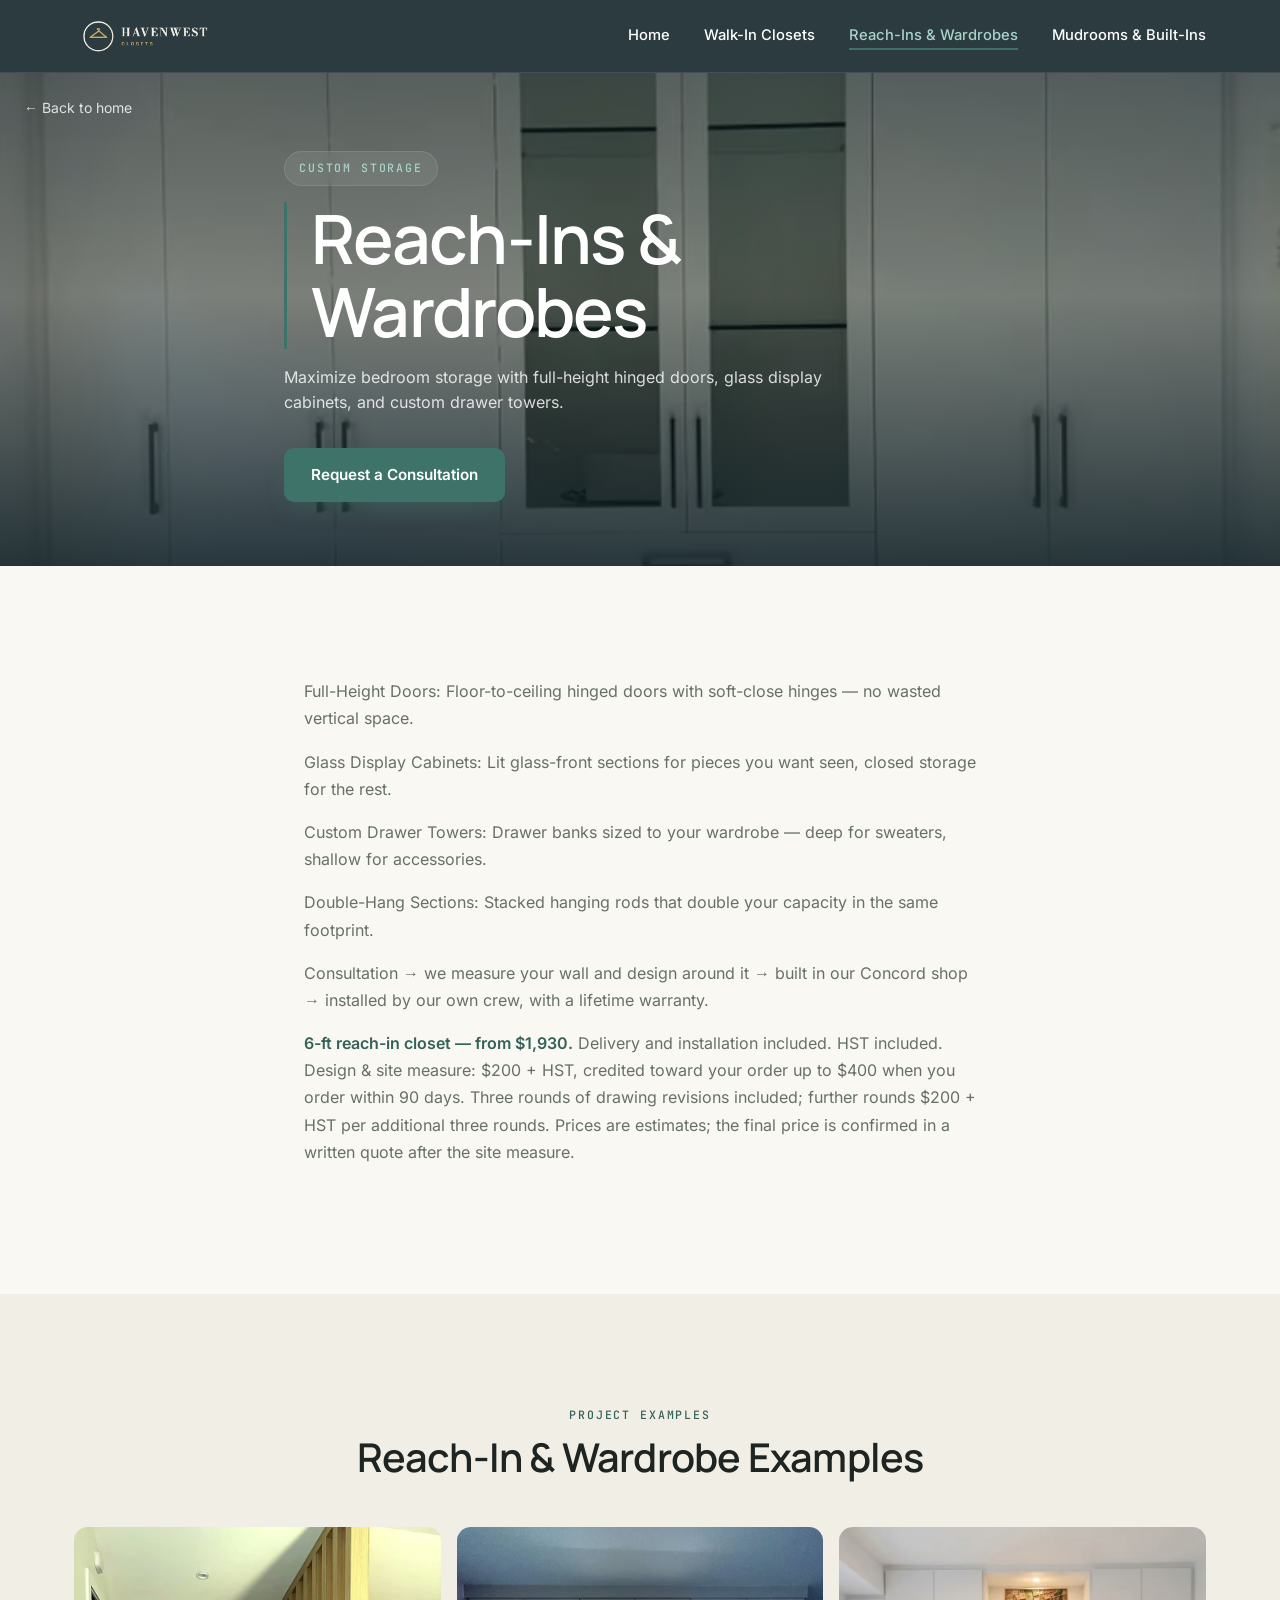
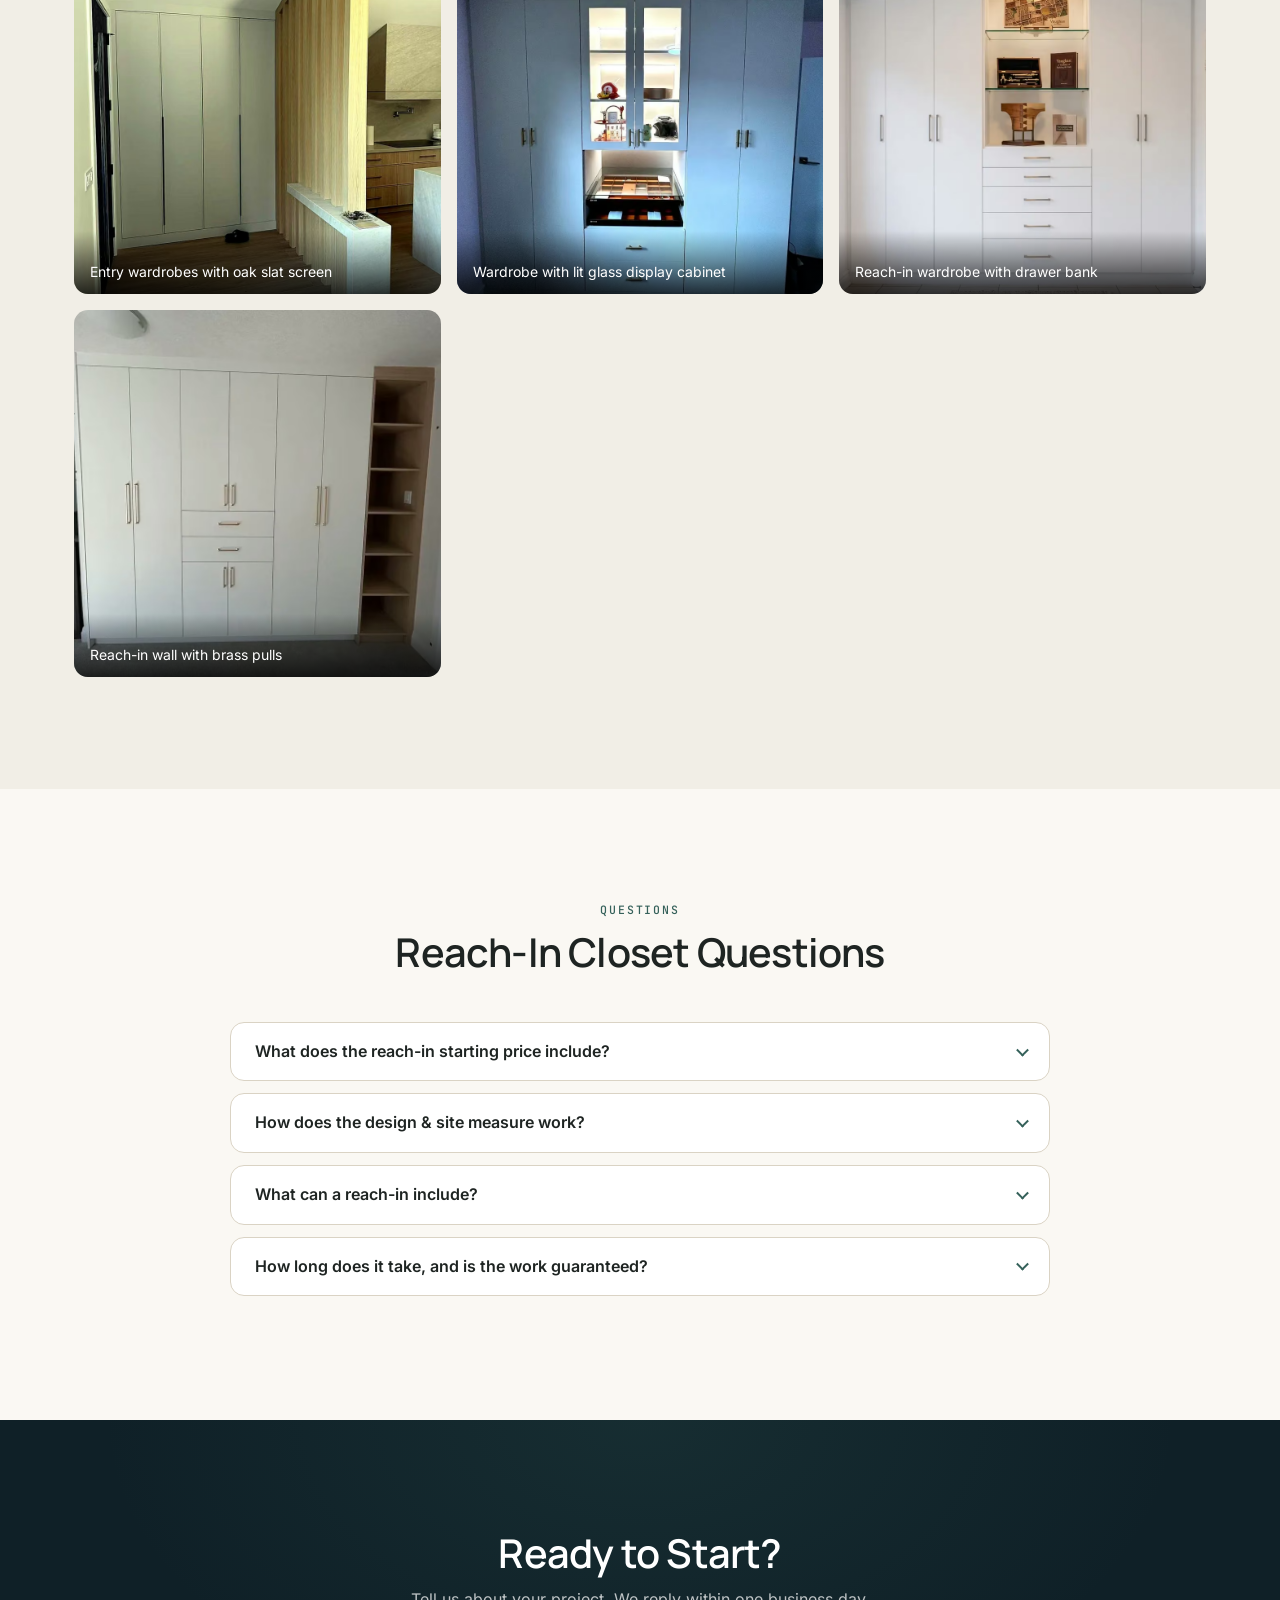
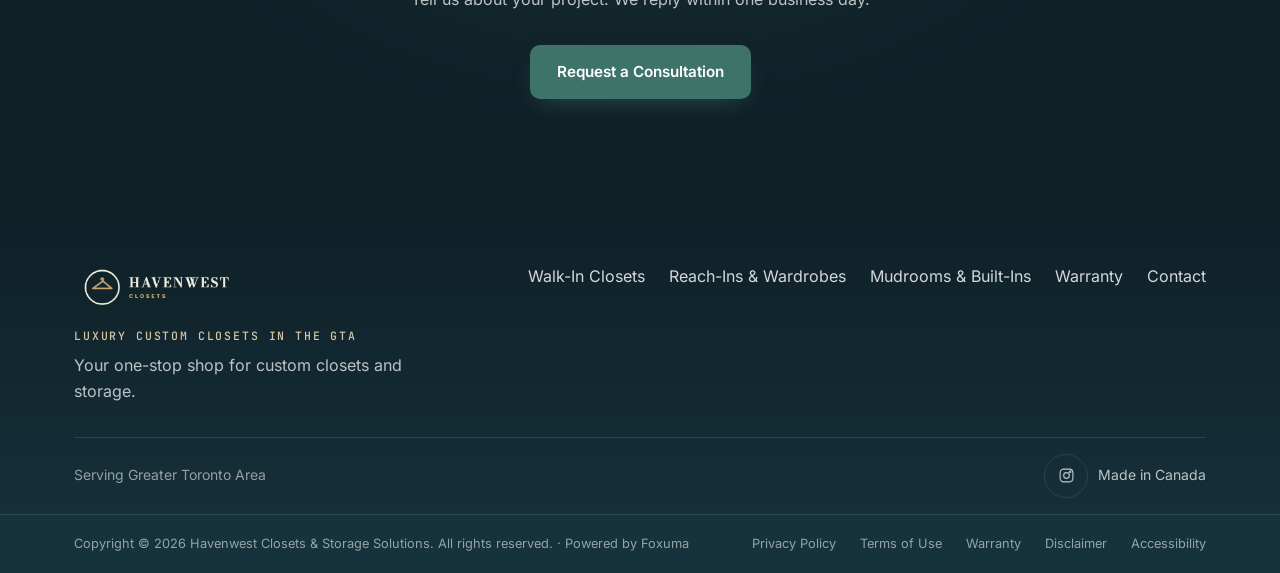
<file: reach-ins.html>
<!DOCTYPE html>
<html lang="en">
<head>
<meta charset="UTF-8">
<meta name="viewport" content="width=device-width, initial-scale=1.0">
<title>Custom Reach-In Closets &amp; Wardrobes | Havenwest Closets</title>
<meta name="description" content="Maximize bedroom storage with full-height hinged doors, glass display cabinets, and custom drawer towers.">
<link rel="canonical" href="https://havenwestclosets.com/reach-ins.html">
<meta property="og:type" content="website">
<meta property="og:site_name" content="Havenwest Closets &amp; Storage Solutions">
<meta property="og:title" content="Custom Reach-In Closets &amp; Wardrobes | Havenwest Closets">
<meta property="og:description" content="Maximize bedroom storage with full-height hinged doors, glass display cabinets, and custom drawer towers.">
<meta property="og:url" content="https://havenwestclosets.com/reach-ins.html">
<meta property="og:image" content="https://havenwestclosets.com/assets/img/og-image.webp">
<meta name="twitter:card" content="summary_large_image">
<meta name="twitter:title" content="Custom Reach-In Closets &amp; Wardrobes | Havenwest Closets">
<meta name="twitter:description" content="Maximize bedroom storage with full-height hinged doors, glass display cabinets, and custom drawer towers.">
<meta name="twitter:image" content="https://havenwestclosets.com/assets/img/og-image.webp">
<script type="application/ld+json">{"@context": "https://schema.org", "@graph": [{"@type": "LocalBusiness", "@id": "https://havenwestclosets.com/#business", "name": "Havenwest Closets & Storage Solutions", "url": "https://havenwestclosets.com/", "description": "Maximize bedroom storage with full-height hinged doors, glass display cabinets, and custom drawer towers.", "image": "https://havenwestclosets.com/assets/img/og-image.webp", "email": "info@havenwestclosets.com", "address": {"@type": "PostalAddress", "streetAddress": "450 Bowes Rd Unit 7-8", "addressLocality": "Concord", "addressRegion": "ON", "postalCode": "L4K 1K3", "addressCountry": "CA"}, "geo": {"@type": "GeoCoordinates", "latitude": 43.81389, "longitude": -79.495903}, "openingHoursSpecification": [{"@type": "OpeningHoursSpecification", "dayOfWeek": ["Monday", "Tuesday", "Wednesday", "Thursday", "Friday"], "opens": "08:00", "closes": "17:30"}, {"@type": "OpeningHoursSpecification", "dayOfWeek": "Saturday", "opens": "10:00", "closes": "15:30"}], "areaServed": [{"@type": "City", "name": "Vaughan"}, {"@type": "City", "name": "Richmond Hill"}, {"@type": "City", "name": "Markham"}, {"@type": "City", "name": "Aurora"}, {"@type": "City", "name": "Newmarket"}, {"@type": "City", "name": "Toronto"}], "sameAs": ["https://www.instagram.com/newoodmillwork/"]}, {"@type": "Service", "name": "Reach-Ins & Wardrobes", "serviceType": "Reach-Ins & Wardrobes", "url": "https://havenwestclosets.com/reach-ins.html", "provider": {"@id": "https://havenwestclosets.com/#business", "@type": "LocalBusiness", "name": "Havenwest Closets & Storage Solutions", "address": {"@type": "PostalAddress", "streetAddress": "450 Bowes Rd Unit 7-8", "addressLocality": "Concord", "addressRegion": "ON", "postalCode": "L4K 1K3", "addressCountry": "CA"}}, "description": "Maximize bedroom storage with full-height hinged doors, glass display cabinets, and custom drawer towers.", "areaServed": [{"@type": "City", "name": "Vaughan"}, {"@type": "City", "name": "Richmond Hill"}, {"@type": "City", "name": "Markham"}, {"@type": "City", "name": "Aurora"}, {"@type": "City", "name": "Newmarket"}, {"@type": "City", "name": "Toronto"}]}, {"@type": "FAQPage", "mainEntity": [{"@type": "Question", "name": "What does the reach-in starting price include?", "acceptedAnswer": {"@type": "Answer", "text": "The 6-ft reach-in starting configuration \u2014 from $1,930 \u2014 includes delivery and installation, and HST is included. Prices are estimates; the final price is confirmed in a written quote after the site measure."}}, {"@type": "Question", "name": "How does the design & site measure work?", "acceptedAnswer": {"@type": "Answer", "text": "The in-person design & site measure is $200 + HST, paid by an emailed payment link. The fee is non-refundable, includes three rounds of drawing revisions (further rounds are $200 + HST per additional three rounds), and is credited toward your order up to $400 when you order within 90 days of paying the fee."}}, {"@type": "Question", "name": "What can a reach-in include?", "acceptedAnswer": {"@type": "Answer", "text": "Full-height hinged doors with soft-close hinges, lit glass display cabinets, custom drawer towers sized to your wardrobe, and double-hang sections that double your capacity in the same footprint. Every unit is built to your wall's exact dimensions \u2014 never fixed-size modules."}}, {"@type": "Question", "name": "How long does it take, and is the work guaranteed?", "acceptedAnswer": {"@type": "Answer", "text": "We measure your wall and design around it, build in our Concord shop, and install with our own crew. Most projects take a few weeks, confirmed in writing. The work is backed by a lifetime workmanship warranty."}}]}, {"@type": "BreadcrumbList", "itemListElement": [{"@type": "ListItem", "position": 1, "name": "Home", "item": "https://havenwestclosets.com/"}, {"@type": "ListItem", "position": 2, "name": "Reach-Ins & Wardrobes", "item": "https://havenwestclosets.com/reach-ins.html"}]}]}</script>
<meta name="theme-color" content="#0F2027">
<link rel="icon" href="assets/favicon.svg" type="image/svg+xml">
<link rel="apple-touch-icon" href="assets/apple-touch-icon.png">
<link rel="stylesheet" href="styles.min.css?v=ds10">
<link rel="preload" as="image" href="assets/img/reachin-hero-web.avif" type="image/avif" fetchpriority="high">
<link rel="preload" as="image" href="assets/img/reachin-hero-web.webp" type="image/webp" fetchpriority="high">
</head>
<body>
<a class="skip-link" href="#main">Skip to main content</a>

<header class="site-header">
  <div class="wrap header-inner">
    <a class="brand" href="index.html" aria-label="Havenwest Closets &amp; Storage Solutions — home">
      <img src="assets/logo.png" alt="Havenwest Closets &amp; Storage Solutions" width="142" height="48">
    </a>
    <nav class="main-nav" id="mainNav" aria-label="Main">
      <a href="index.html">Home</a>
      <a href="walk-ins.html">Walk-In Closets</a>
      <a href="reach-ins.html" class="active">Reach-Ins &amp; Wardrobes</a>
      <a href="mudrooms.html">Mudrooms &amp; Built-Ins</a>
    </nav>
    <button class="nav-toggle" id="navToggle" aria-label="Open menu" aria-expanded="false" aria-controls="mainNav">
      <span></span><span></span><span></span>
    </button>
  </div>
</header>

<main id="main">
  <!-- ══ SUB-PAGE HERO (compact variant) ══ -->
  <section class="hero hero-compact">
    <div class="hero-media"><picture><source type="image/avif" srcset="assets/img/reachin-hero-web.avif"><img src="assets/img/reachin-hero-web.webp" alt="White reach-in wardrobe wall with glass-front cabinets and drawers" width="768" height="1024" fetchpriority="high" decoding="async"></picture></div>
    <div class="hero-scrim"></div>
    <div style="position:relative;width:100%">
      <p class="hero-breadcrumb"><a href="index.html">← Back to home</a></p>
      <div class="wrap hero-inner" style="padding-top:var(--space-6)">
        <span class="eyebrow eyebrow-light">Custom Storage</span>
        <h1>Reach-Ins &amp; Wardrobes</h1>
        <p class="hero-lead">Maximize bedroom storage with full-height hinged doors, glass display cabinets, and custom drawer towers.</p>
        <div class="hero-actions">
          <a class="btn btn-primary" href="index.html#contact">Request a Consultation</a>
        </div>
      </div>
    </div>
  </section>

  <!-- ══ PAGE BODY ══ -->
  <section>
    <div class="wrap legal-inner subpage-body">
        <p>Full-Height Doors: Floor-to-ceiling hinged doors with soft-close hinges — no wasted vertical space.</p>
        <p>Glass Display Cabinets: Lit glass-front sections for pieces you want seen, closed storage for the rest.</p>
        <p>Custom Drawer Towers: Drawer banks sized to your wardrobe — deep for sweaters, shallow for accessories.</p>
        <p>Double-Hang Sections: Stacked hanging rods that double your capacity in the same footprint.</p>
        <p>Consultation → we measure your wall and design around it → built in our Concord shop → installed by our own crew, with a lifetime warranty.</p>
        <p class="start-price-line"><strong>6-ft reach-in closet — from $1,930.</strong> Delivery and installation included. HST included. Design &amp; site measure: $200 + HST, credited toward your order up to $400 when you order within 90 days. Three rounds of drawing revisions included; further rounds $200 + HST per additional three rounds. Prices are estimates; the final price is confirmed in a written quote after the site measure.</p>
    </div>
  </section>

<section class="section-soft"><div class="wrap"><div class="section-header"><span class="eyebrow">Project Examples</span><h2>Reach-In &amp; Wardrobe Examples</h2></div><div class="gallery-grid"><figure class="work-item bracket"><picture><source type="image/avif" srcset="assets/img/hw-entry-01-b2e38b-web.avif"><img src="assets/img/hw-entry-01-b2e38b-web.webp" alt="Entry wardrobe wall with flat panel doors and oak slat screen" width="900" height="1200" loading="lazy" decoding="async"></picture><figcaption>Entry wardrobes with oak slat screen</figcaption></figure><figure class="work-item bracket"><picture><source type="image/avif" srcset="assets/img/hw-wardrobe-01-web.avif"><img src="assets/img/hw-wardrobe-01-web.webp" alt="Wardrobe with lit glass display cabinet" width="900" height="1200" loading="lazy" decoding="async"></picture><figcaption>Wardrobe with lit glass display cabinet</figcaption></figure><figure class="work-item bracket"><picture><source type="image/avif" srcset="assets/img/hw-closet-04-web.avif"><img src="assets/img/hw-closet-04-web.webp" alt="Reach-in wardrobe with drawer bank" width="900" height="1200" loading="lazy" decoding="async"></picture><figcaption>Reach-in wardrobe with drawer bank</figcaption></figure><figure class="work-item bracket"><picture><source type="image/avif" srcset="assets/img/reachin-03-web.avif"><img src="assets/img/reachin-03-web.webp" alt="Reach-in wall with brass pulls" width="1024" height="768" loading="lazy" decoding="async"></picture><figcaption>Reach-in wall with brass pulls</figcaption></figure></div></div></section>

<section><div class="wrap"><div class="section-header"><span class="eyebrow">Questions</span><h2>Reach-In Closet Questions</h2></div><div class="faq-list"><details class="faq-item"><summary>What does the reach-in starting price include?</summary><p>The 6-ft reach-in starting configuration — from $1,930 — includes delivery and installation, and HST is included. Prices are estimates; the final price is confirmed in a written quote after the site measure.</p></details><details class="faq-item"><summary>How does the design &amp; site measure work?</summary><p>The in-person design &amp; site measure is $200 + HST, paid by an emailed payment link. The fee is non-refundable, includes three rounds of drawing revisions (further rounds are $200 + HST per additional three rounds), and is credited toward your order up to $400 when you order within 90 days of paying the fee.</p></details><details class="faq-item"><summary>What can a reach-in include?</summary><p>Full-height hinged doors with soft-close hinges, lit glass display cabinets, custom drawer towers sized to your wardrobe, and double-hang sections that double your capacity in the same footprint. Every unit is built to your wall&#x27;s exact dimensions — never fixed-size modules.</p></details><details class="faq-item"><summary>How long does it take, and is the work guaranteed?</summary><p>We measure your wall and design around it, build in our Concord shop, and install with our own crew. Most projects take a few weeks, confirmed in writing. The work is backed by a lifetime workmanship warranty.</p></details></div></div></section>

  <!-- ══ CTA BAND ══ -->
  <section class="cta-band">
    <div class="wrap">
      <h2>Ready to Start?</h2>
      <p>Tell us about your project. We reply within one business day.</p>
      <div class="hero-actions">
        <a class="btn btn-primary" href="index.html#contact">Request a Consultation</a>
      </div>
    </div>
  </section>
</main>

<footer class="site-footer">
  <div class="wrap">
    <div class="footer-top">
      <div class="footer-brand">
        <img src="assets/logo.png" alt="Havenwest Closets &amp; Storage Solutions" width="165" height="56">
        <p class="footer-sub">Luxury Custom Closets in the GTA</p>
        <p class="footer-tagline">Your one-stop shop for custom closets and storage.</p>
      </div>
      <ul class="footer-links">
        <li><a href="walk-ins.html">Walk-In Closets</a></li>
        <li><a href="reach-ins.html">Reach-Ins &amp; Wardrobes</a></li>
        <li><a href="mudrooms.html">Mudrooms &amp; Built-Ins</a></li>
        <li><a href="warranty.html">Warranty</a></li>
        <li><a href="index.html#contact">Contact</a></li>
      </ul>
    </div>
    <div class="footer-bottom">
      <span class="footer-serving">Serving Greater Toronto Area</span>
      <span class="made-in">
        <a class="footer-ig" href="https://www.instagram.com/newoodmillwork/" target="_blank" rel="noopener" aria-label="Havenwest Closets &amp; Storage Solutions on Instagram"><svg width="17" height="17" viewBox="0 0 24 24" fill="none" stroke="currentColor" stroke-width="1.6" aria-hidden="true"><rect x="3" y="3" width="18" height="18" rx="5"/><circle cx="12" cy="12" r="4"/><circle cx="17.2" cy="6.8" r="1"/></svg></a>
        <span>Made in Canada</span>
      </span>
    </div>
  </div>
  <div class="legal-bar">
    <div class="legal-bar-inner">
      <span>Copyright © <span id="year">2026</span> Havenwest Closets &amp; Storage Solutions. All rights reserved. · Powered by <a href="https://foxuma.com" style="color:inherit">Foxuma</a></span>
      <ul class="legal-links">
        <li><a href="privacy.html">Privacy Policy</a></li>
        <li><a href="terms.html">Terms of Use</a></li>
        <li><a href="warranty.html">Warranty</a></li>
        <li><a href="disclaimer.html">Disclaimer</a></li>
        <li><a href="accessibility.html">Accessibility</a></li>
      </ul>
    </div>
  </div>
</footer>

<div class="mobile-cta">
  <a class="cta-call" href="mailto:info@havenwestclosets.com">Email Us</a>
  <a class="cta-quote" href="index.html#contact">Request a Consultation</a>
</div>

<script>(function(){try{var d=JSON.stringify({token:"GUEtFDpJ-9UU24VtsFzQdSA0QB8_mXvM",path:location.pathname,ref:document.referrer||""});if(navigator.sendBeacon){navigator.sendBeacon("https://crm.newoodmillwork.com/api/website/hit/",new Blob([d],{type:"text/plain"}))}}catch(e){}})();</script>
<script src="script.min.js?v=ds10"></script>
</body>
</html>
</file>
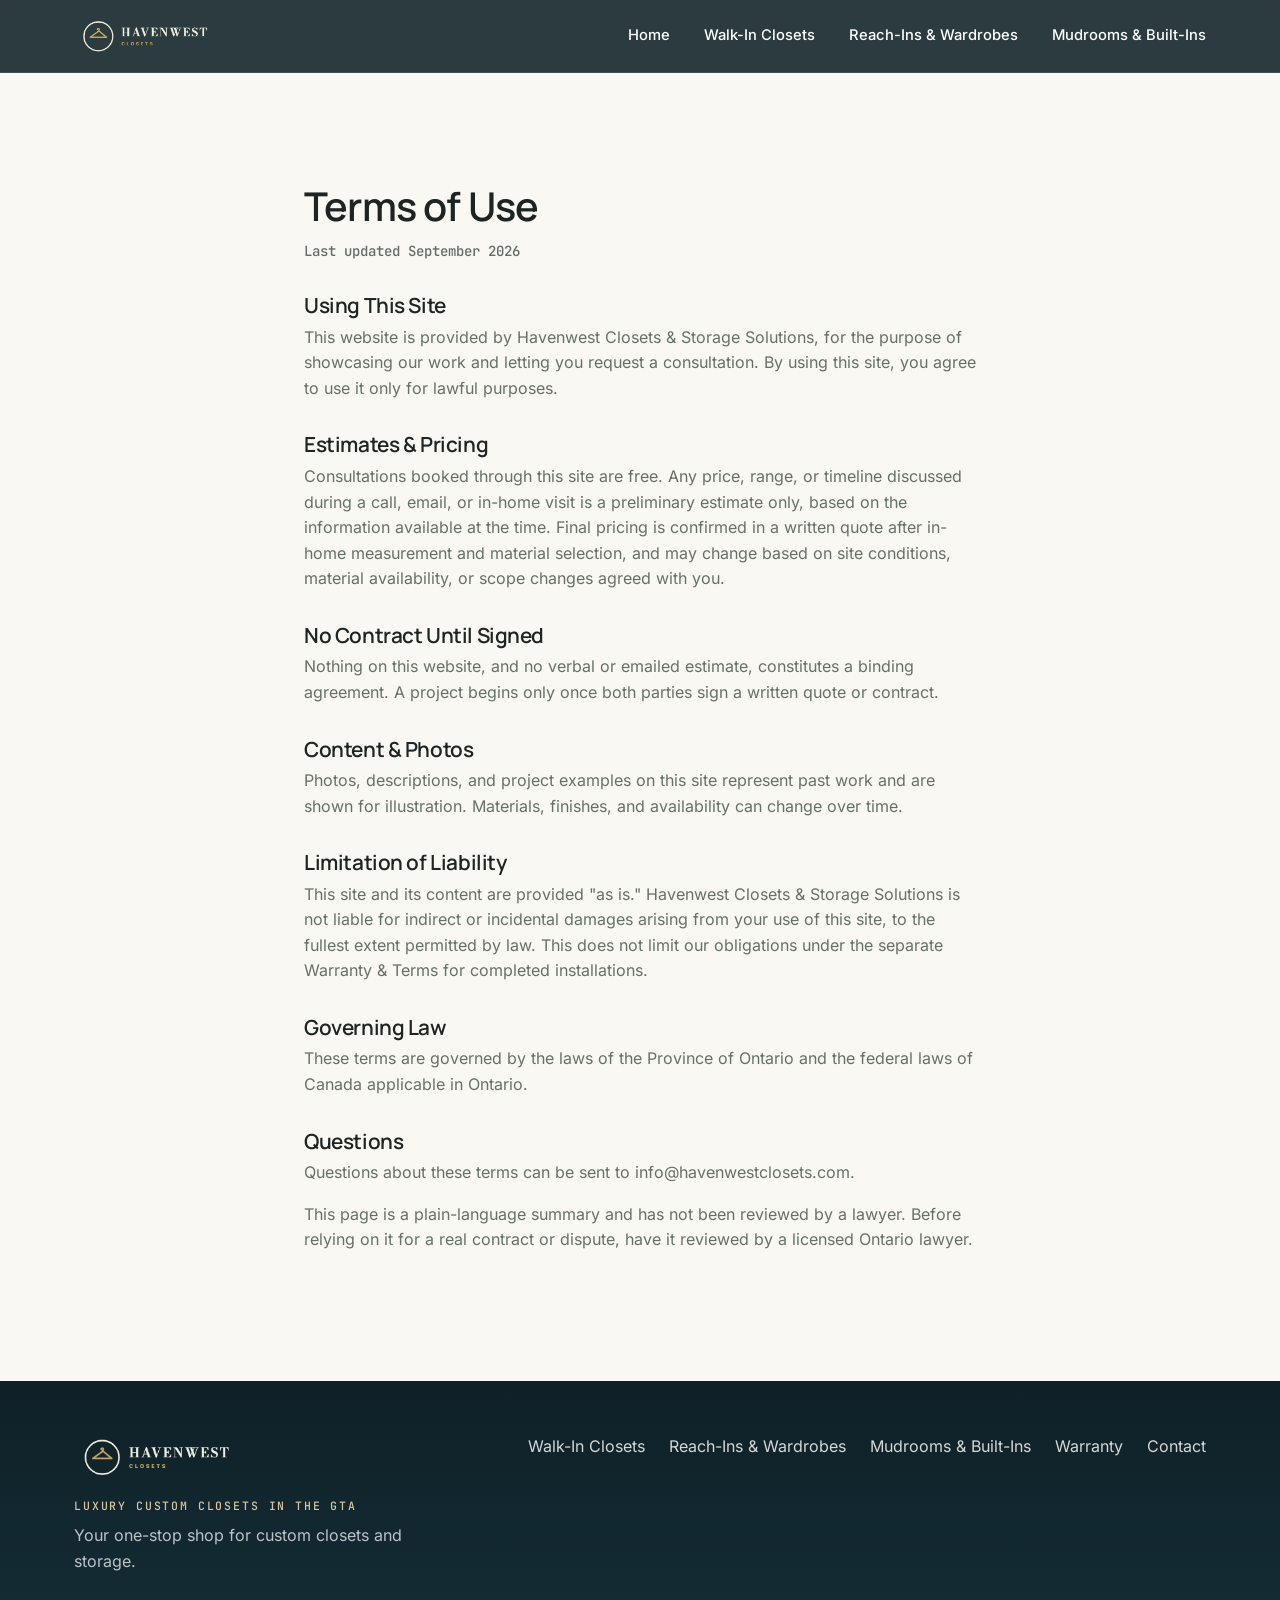
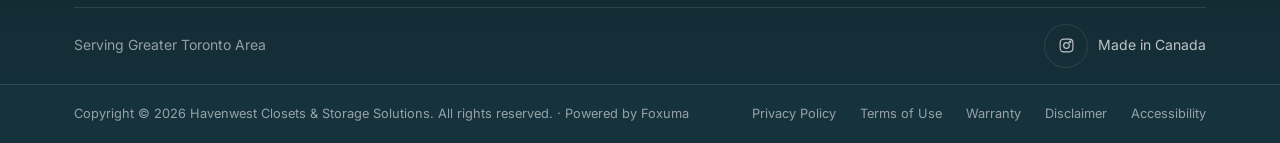
<file: terms.html>
<!DOCTYPE html>
<html lang="en">
<head>
<meta charset="UTF-8">
<meta name="viewport" content="width=device-width, initial-scale=1.0">
<title>Terms of Use | Havenwest Closets &amp; Storage Solutions</title>
<meta name="description" content="This website is provided by Havenwest Closets &amp; Storage Solutions, for the purpose of showcasing our work and letting you request a consultation.">
<link rel="canonical" href="https://havenwestclosets.com/terms.html">
<meta property="og:type" content="website">
<meta property="og:site_name" content="Havenwest Closets &amp; Storage Solutions">
<meta property="og:title" content="Terms of Use | Havenwest Closets &amp; Storage Solutions">
<meta property="og:description" content="This website is provided by Havenwest Closets &amp; Storage Solutions, for the purpose of showcasing our work and letting you request a consultation.">
<meta property="og:url" content="https://havenwestclosets.com/terms.html">
<meta property="og:image" content="https://havenwestclosets.com/assets/img/og-image.webp">
<meta name="twitter:card" content="summary_large_image">
<meta name="twitter:title" content="Terms of Use | Havenwest Closets &amp; Storage Solutions">
<meta name="twitter:description" content="This website is provided by Havenwest Closets &amp; Storage Solutions, for the purpose of showcasing our work and letting you request a consultation.">
<meta name="twitter:image" content="https://havenwestclosets.com/assets/img/og-image.webp">
<script type="application/ld+json">{"@context": "https://schema.org", "@type": "LocalBusiness", "@id": "https://havenwestclosets.com/#business", "name": "Havenwest Closets & Storage Solutions", "url": "https://havenwestclosets.com/", "description": "This website is provided by Havenwest Closets & Storage Solutions, for the purpose of showcasing our work and letting you request a consultation.", "image": "https://havenwestclosets.com/assets/img/og-image.webp", "email": "info@havenwestclosets.com", "address": {"@type": "PostalAddress", "streetAddress": "450 Bowes Rd Unit 7-8", "addressLocality": "Concord", "addressRegion": "ON", "postalCode": "L4K 1K3", "addressCountry": "CA"}, "geo": {"@type": "GeoCoordinates", "latitude": 43.81389, "longitude": -79.495903}, "openingHoursSpecification": [{"@type": "OpeningHoursSpecification", "dayOfWeek": ["Monday", "Tuesday", "Wednesday", "Thursday", "Friday"], "opens": "08:00", "closes": "17:30"}, {"@type": "OpeningHoursSpecification", "dayOfWeek": "Saturday", "opens": "10:00", "closes": "15:30"}], "areaServed": [{"@type": "City", "name": "Vaughan"}, {"@type": "City", "name": "Richmond Hill"}, {"@type": "City", "name": "Markham"}, {"@type": "City", "name": "Aurora"}, {"@type": "City", "name": "Newmarket"}, {"@type": "City", "name": "Toronto"}], "sameAs": ["https://www.instagram.com/newoodmillwork/"]}</script>
<meta name="theme-color" content="#0F2027">
<link rel="icon" href="assets/favicon.svg" type="image/svg+xml">
<link rel="apple-touch-icon" href="assets/apple-touch-icon.png">
<link rel="stylesheet" href="styles.min.css?v=ds10">
</head>
<body>
<a class="skip-link" href="#main">Skip to main content</a>

<header class="site-header">
  <div class="wrap header-inner">
    <a class="brand" href="index.html" aria-label="Havenwest Closets &amp; Storage Solutions — home">
      <img src="assets/logo.png" alt="Havenwest Closets &amp; Storage Solutions" width="142" height="48">
    </a>
    <nav class="main-nav" id="mainNav" aria-label="Main">
      <a href="index.html">Home</a>
      <a href="walk-ins.html">Walk-In Closets</a>
      <a href="reach-ins.html">Reach-Ins &amp; Wardrobes</a>
      <a href="mudrooms.html">Mudrooms &amp; Built-Ins</a>
    </nav>
    <button class="nav-toggle" id="navToggle" aria-label="Open menu" aria-expanded="false" aria-controls="mainNav">
      <span></span><span></span><span></span>
    </button>
  </div>
</header>

<main id="main">
  <!-- ══ LEGAL PAGE — quiet layout: no hero, no sales band. The
       body arrives pre-structured (heading lines are <h2>s). ══ -->
  <section class="legal-page">
    <div class="legal-inner">
      <h1>Terms of Use</h1>
        <p class="legal-updated">Last updated September 2026</p>
        <h2>Using This Site</h2>
        <p>This website is provided by Havenwest Closets &amp; Storage Solutions, for the purpose of showcasing our work and letting you request a consultation. By using this site, you agree to use it only for lawful purposes.</p>
        <h2>Estimates &amp; Pricing</h2>
        <p>Consultations booked through this site are free. Any price, range, or timeline discussed during a call, email, or in-home visit is a preliminary estimate only, based on the information available at the time. Final pricing is confirmed in a written quote after in-home measurement and material selection, and may change based on site conditions, material availability, or scope changes agreed with you.</p>
        <h2>No Contract Until Signed</h2>
        <p>Nothing on this website, and no verbal or emailed estimate, constitutes a binding agreement. A project begins only once both parties sign a written quote or contract.</p>
        <h2>Content &amp; Photos</h2>
        <p>Photos, descriptions, and project examples on this site represent past work and are shown for illustration. Materials, finishes, and availability can change over time.</p>
        <h2>Limitation of Liability</h2>
        <p>This site and its content are provided &quot;as is.&quot; Havenwest Closets &amp; Storage Solutions is not liable for indirect or incidental damages arising from your use of this site, to the fullest extent permitted by law. This does not limit our obligations under the separate Warranty &amp; Terms for completed installations.</p>
        <h2>Governing Law</h2>
        <p>These terms are governed by the laws of the Province of Ontario and the federal laws of Canada applicable in Ontario.</p>
        <h2>Questions</h2>
        <p>Questions about these terms can be sent to info@havenwestclosets.com.</p>
        <p>This page is a plain-language summary and has not been reviewed by a lawyer. Before relying on it for a real contract or dispute, have it reviewed by a licensed Ontario lawyer.</p>
    </div>
  </section>
</main>

<footer class="site-footer">
  <div class="wrap">
    <div class="footer-top">
      <div class="footer-brand">
        <img src="assets/logo.png" alt="Havenwest Closets &amp; Storage Solutions" width="165" height="56">
        <p class="footer-sub">Luxury Custom Closets in the GTA</p>
        <p class="footer-tagline">Your one-stop shop for custom closets and storage.</p>
      </div>
      <ul class="footer-links">
        <li><a href="walk-ins.html">Walk-In Closets</a></li>
        <li><a href="reach-ins.html">Reach-Ins &amp; Wardrobes</a></li>
        <li><a href="mudrooms.html">Mudrooms &amp; Built-Ins</a></li>
        <li><a href="warranty.html">Warranty</a></li>
        <li><a href="index.html#contact">Contact</a></li>
      </ul>
    </div>
    <div class="footer-bottom">
      <span class="footer-serving">Serving Greater Toronto Area</span>
      <span class="made-in">
        <a class="footer-ig" href="https://www.instagram.com/newoodmillwork/" target="_blank" rel="noopener" aria-label="Havenwest Closets &amp; Storage Solutions on Instagram"><svg width="17" height="17" viewBox="0 0 24 24" fill="none" stroke="currentColor" stroke-width="1.6" aria-hidden="true"><rect x="3" y="3" width="18" height="18" rx="5"/><circle cx="12" cy="12" r="4"/><circle cx="17.2" cy="6.8" r="1"/></svg></a>
        <span>Made in Canada</span>
      </span>
    </div>
  </div>
  <div class="legal-bar">
    <div class="legal-bar-inner">
      <span>Copyright © <span id="year">2026</span> Havenwest Closets &amp; Storage Solutions. All rights reserved. · Powered by <a href="https://foxuma.com" style="color:inherit">Foxuma</a></span>
      <ul class="legal-links">
        <li><a href="privacy.html">Privacy Policy</a></li>
        <li><a href="terms.html">Terms of Use</a></li>
        <li><a href="warranty.html">Warranty</a></li>
        <li><a href="disclaimer.html">Disclaimer</a></li>
        <li><a href="accessibility.html">Accessibility</a></li>
      </ul>
    </div>
  </div>
</footer>

<div class="mobile-cta">
  <a class="cta-call" href="mailto:info@havenwestclosets.com">Email Us</a>
  <a class="cta-quote" href="index.html#contact">Request a Consultation</a>
</div>

<script>(function(){try{var d=JSON.stringify({token:"GUEtFDpJ-9UU24VtsFzQdSA0QB8_mXvM",path:location.pathname,ref:document.referrer||""});if(navigator.sendBeacon){navigator.sendBeacon("https://crm.newoodmillwork.com/api/website/hit/",new Blob([d],{type:"text/plain"}))}}catch(e){}})();</script>
<script src="script.min.js?v=ds10"></script>
</body>
</html>
</file>
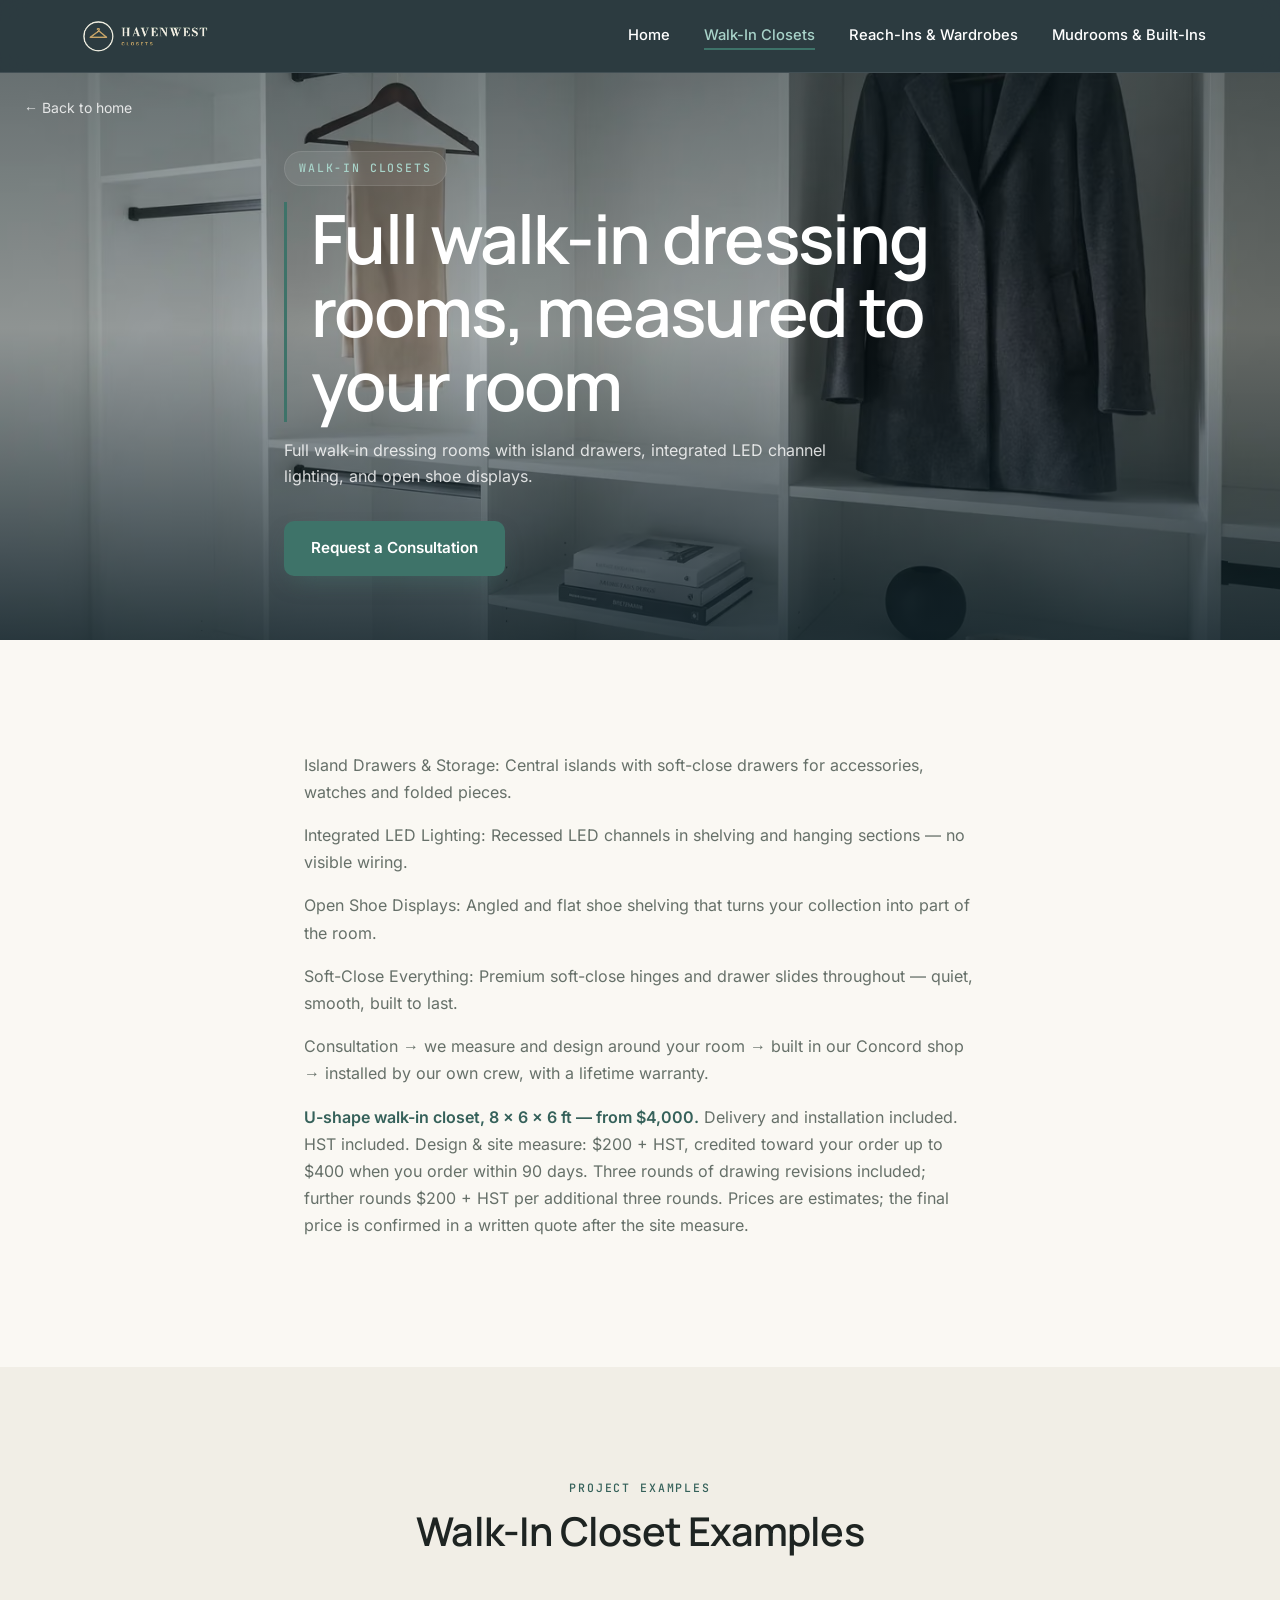
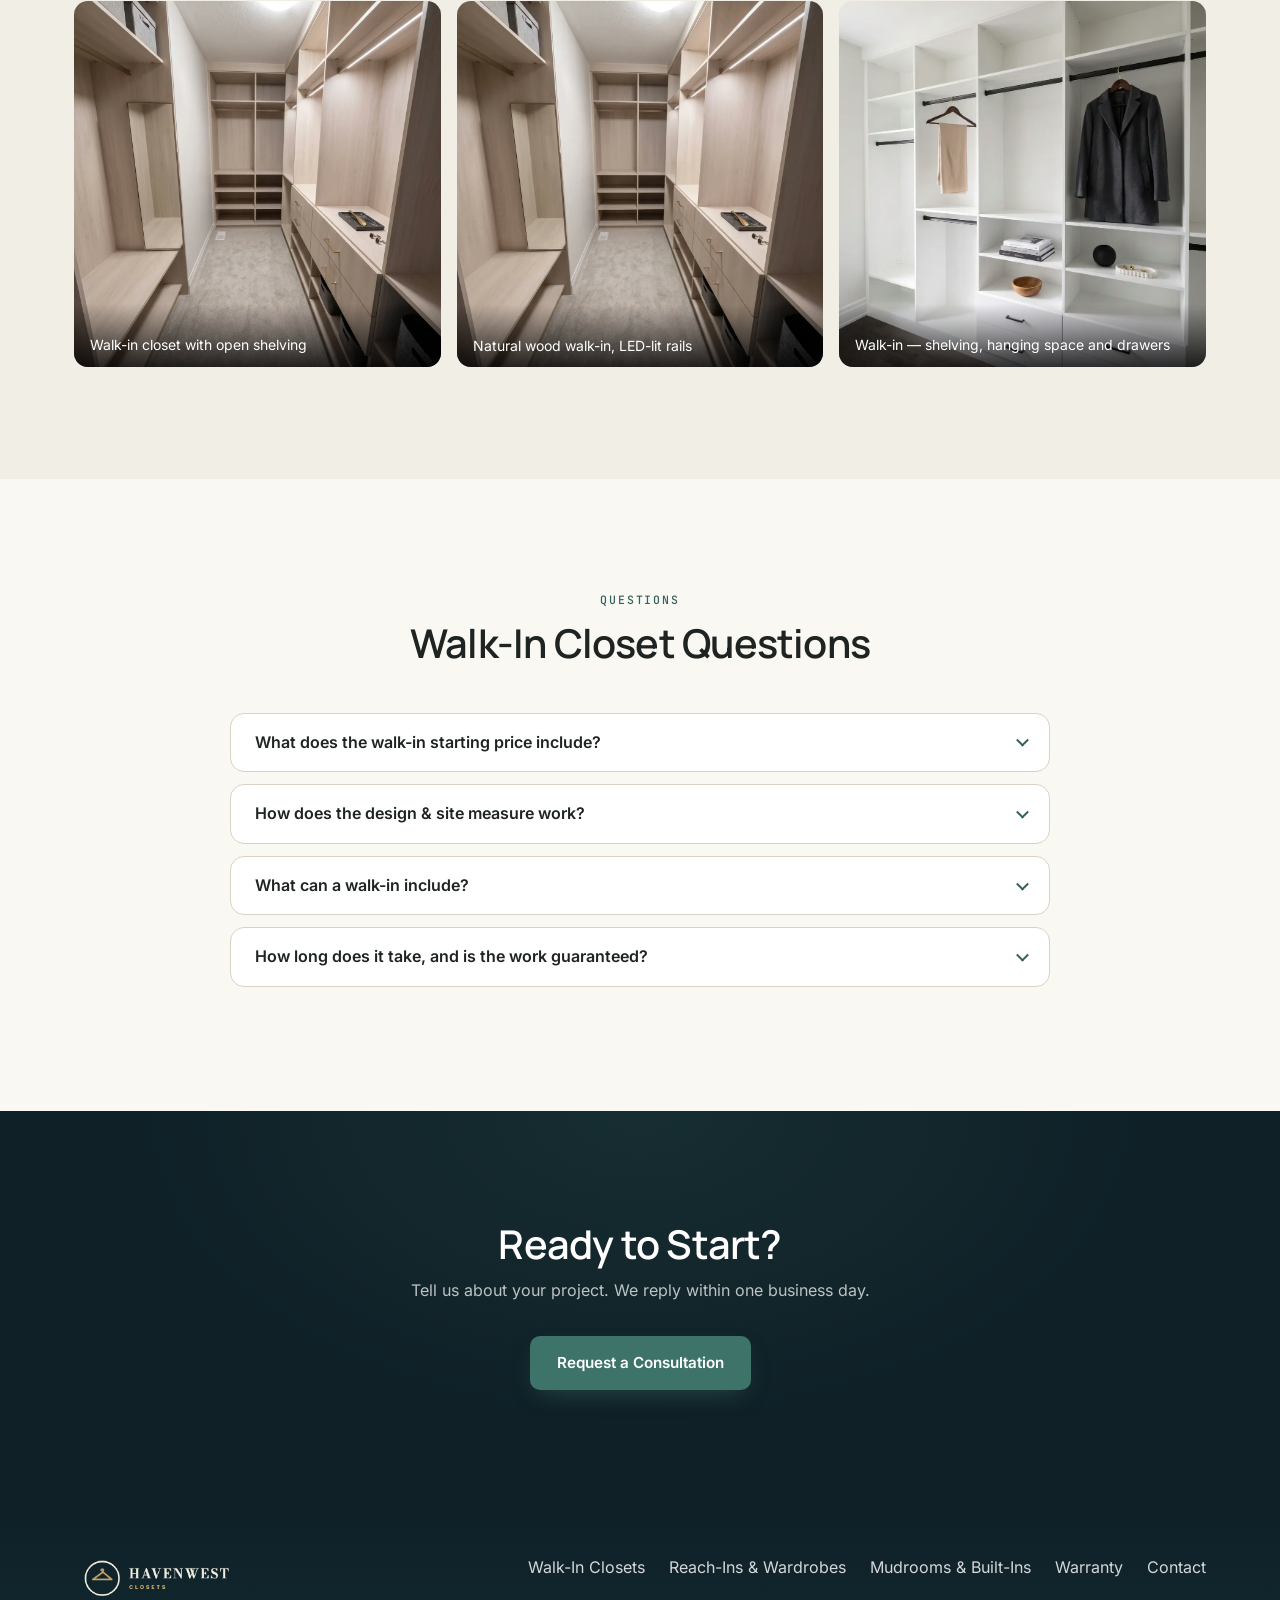
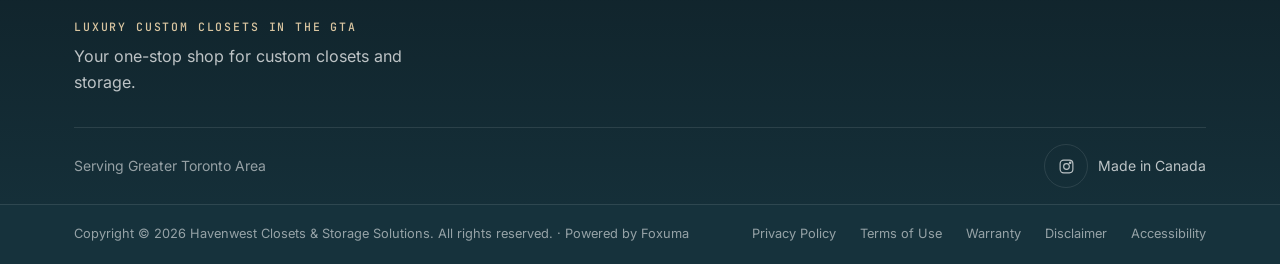
<file: walk-ins.html>
<!DOCTYPE html>
<html lang="en">
<head>
<meta charset="UTF-8">
<meta name="viewport" content="width=device-width, initial-scale=1.0">
<title>Custom Walk-In Closets &amp; Wardrobes | Havenwest Closets</title>
<meta name="description" content="Full walk-in dressing rooms with island drawers, integrated LED channel lighting, and open shoe displays.">
<link rel="canonical" href="https://havenwestclosets.com/walk-ins.html">
<meta property="og:type" content="website">
<meta property="og:site_name" content="Havenwest Closets &amp; Storage Solutions">
<meta property="og:title" content="Custom Walk-In Closets &amp; Wardrobes | Havenwest Closets">
<meta property="og:description" content="Full walk-in dressing rooms with island drawers, integrated LED channel lighting, and open shoe displays.">
<meta property="og:url" content="https://havenwestclosets.com/walk-ins.html">
<meta property="og:image" content="https://havenwestclosets.com/assets/img/og-image.webp">
<meta name="twitter:card" content="summary_large_image">
<meta name="twitter:title" content="Custom Walk-In Closets &amp; Wardrobes | Havenwest Closets">
<meta name="twitter:description" content="Full walk-in dressing rooms with island drawers, integrated LED channel lighting, and open shoe displays.">
<meta name="twitter:image" content="https://havenwestclosets.com/assets/img/og-image.webp">
<script type="application/ld+json">{"@context": "https://schema.org", "@graph": [{"@type": "LocalBusiness", "@id": "https://havenwestclosets.com/#business", "name": "Havenwest Closets & Storage Solutions", "url": "https://havenwestclosets.com/", "description": "Full walk-in dressing rooms with island drawers, integrated LED channel lighting, and open shoe displays.", "image": "https://havenwestclosets.com/assets/img/og-image.webp", "email": "info@havenwestclosets.com", "address": {"@type": "PostalAddress", "streetAddress": "450 Bowes Rd Unit 7-8", "addressLocality": "Concord", "addressRegion": "ON", "postalCode": "L4K 1K3", "addressCountry": "CA"}, "geo": {"@type": "GeoCoordinates", "latitude": 43.81389, "longitude": -79.495903}, "openingHoursSpecification": [{"@type": "OpeningHoursSpecification", "dayOfWeek": ["Monday", "Tuesday", "Wednesday", "Thursday", "Friday"], "opens": "08:00", "closes": "17:30"}, {"@type": "OpeningHoursSpecification", "dayOfWeek": "Saturday", "opens": "10:00", "closes": "15:30"}], "areaServed": [{"@type": "City", "name": "Vaughan"}, {"@type": "City", "name": "Richmond Hill"}, {"@type": "City", "name": "Markham"}, {"@type": "City", "name": "Aurora"}, {"@type": "City", "name": "Newmarket"}, {"@type": "City", "name": "Toronto"}], "sameAs": ["https://www.instagram.com/newoodmillwork/"]}, {"@type": "Service", "name": "Walk-In Closets", "serviceType": "Walk-In Closets", "url": "https://havenwestclosets.com/walk-ins.html", "provider": {"@id": "https://havenwestclosets.com/#business", "@type": "LocalBusiness", "name": "Havenwest Closets & Storage Solutions", "address": {"@type": "PostalAddress", "streetAddress": "450 Bowes Rd Unit 7-8", "addressLocality": "Concord", "addressRegion": "ON", "postalCode": "L4K 1K3", "addressCountry": "CA"}}, "description": "Full walk-in dressing rooms with island drawers, integrated LED channel lighting, and open shoe displays.", "areaServed": [{"@type": "City", "name": "Vaughan"}, {"@type": "City", "name": "Richmond Hill"}, {"@type": "City", "name": "Markham"}, {"@type": "City", "name": "Aurora"}, {"@type": "City", "name": "Newmarket"}, {"@type": "City", "name": "Toronto"}]}, {"@type": "FAQPage", "mainEntity": [{"@type": "Question", "name": "What does the walk-in starting price include?", "acceptedAnswer": {"@type": "Answer", "text": "The U-shape walk-in starting configuration \u2014 8 \u00d7 6 \u00d7 6 ft, from $4,000 \u2014 includes delivery and installation, and HST is included. Prices are estimates; the final price is confirmed in a written quote after the site measure."}}, {"@type": "Question", "name": "How does the design & site measure work?", "acceptedAnswer": {"@type": "Answer", "text": "The in-person design & site measure is $200 + HST, paid by an emailed payment link. The fee is non-refundable, includes three rounds of drawing revisions (further rounds are $200 + HST per additional three rounds), and is credited toward your order up to $400 when you order within 90 days of paying the fee."}}, {"@type": "Question", "name": "What can a walk-in include?", "acceptedAnswer": {"@type": "Answer", "text": "Island drawers and storage, integrated LED channel lighting with no visible wiring, open shoe displays, and soft-close hinges and drawer slides throughout. Every unit is built in our Concord shop to your room's exact dimensions \u2014 never fixed-size modules."}}, {"@type": "Question", "name": "How long does it take, and is the work guaranteed?", "acceptedAnswer": {"@type": "Answer", "text": "Consultation first: we measure and design around your room, build in our Concord shop, and install with our own crew. Most projects take a few weeks, confirmed in writing. The work is backed by a lifetime workmanship warranty."}}]}, {"@type": "BreadcrumbList", "itemListElement": [{"@type": "ListItem", "position": 1, "name": "Home", "item": "https://havenwestclosets.com/"}, {"@type": "ListItem", "position": 2, "name": "Walk-In Closets", "item": "https://havenwestclosets.com/walk-ins.html"}]}]}</script>
<meta name="theme-color" content="#0F2027">
<link rel="icon" href="assets/favicon.svg" type="image/svg+xml">
<link rel="apple-touch-icon" href="assets/apple-touch-icon.png">
<link rel="stylesheet" href="styles.min.css?v=ds10">
<link rel="preload" as="image" href="assets/img/walkin-hero-web.avif" type="image/avif" fetchpriority="high">
<link rel="preload" as="image" href="assets/img/walkin-hero-web.webp" type="image/webp" fetchpriority="high">
</head>
<body>
<a class="skip-link" href="#main">Skip to main content</a>

<header class="site-header">
  <div class="wrap header-inner">
    <a class="brand" href="index.html" aria-label="Havenwest Closets &amp; Storage Solutions — home">
      <img src="assets/logo.png" alt="Havenwest Closets &amp; Storage Solutions" width="142" height="48">
    </a>
    <nav class="main-nav" id="mainNav" aria-label="Main">
      <a href="index.html">Home</a>
      <a href="walk-ins.html" class="active">Walk-In Closets</a>
      <a href="reach-ins.html">Reach-Ins &amp; Wardrobes</a>
      <a href="mudrooms.html">Mudrooms &amp; Built-Ins</a>
    </nav>
    <button class="nav-toggle" id="navToggle" aria-label="Open menu" aria-expanded="false" aria-controls="mainNav">
      <span></span><span></span><span></span>
    </button>
  </div>
</header>

<main id="main">
  <!-- ══ SUB-PAGE HERO (compact variant) ══ -->
  <section class="hero hero-compact">
    <div class="hero-media"><picture><source type="image/avif" srcset="assets/img/walkin-hero-web.avif"><img src="assets/img/walkin-hero-web.webp" alt="White walk-in closet with hanging rails, open shelves and drawers" width="1424" height="1900" fetchpriority="high" decoding="async"></picture></div>
    <div class="hero-scrim"></div>
    <div style="position:relative;width:100%">
      <p class="hero-breadcrumb"><a href="index.html">← Back to home</a></p>
      <div class="wrap hero-inner" style="padding-top:var(--space-6)">
        <span class="eyebrow eyebrow-light">Walk-In Closets</span>
        <h1>Full walk-in dressing rooms, measured to your room</h1>
        <p class="hero-lead">Full walk-in dressing rooms with island drawers, integrated LED channel lighting, and open shoe displays.</p>
        <div class="hero-actions">
          <a class="btn btn-primary" href="index.html#contact">Request a Consultation</a>
        </div>
      </div>
    </div>
  </section>

  <!-- ══ PAGE BODY ══ -->
  <section>
    <div class="wrap legal-inner subpage-body">
        <p>Island Drawers &amp; Storage: Central islands with soft-close drawers for accessories, watches and folded pieces.</p>
        <p>Integrated LED Lighting: Recessed LED channels in shelving and hanging sections — no visible wiring.</p>
        <p>Open Shoe Displays: Angled and flat shoe shelving that turns your collection into part of the room.</p>
        <p>Soft-Close Everything: Premium soft-close hinges and drawer slides throughout — quiet, smooth, built to last.</p>
        <p>Consultation → we measure and design around your room → built in our Concord shop → installed by our own crew, with a lifetime warranty.</p>
        <p class="start-price-line"><strong>U-shape walk-in closet, 8 × 6 × 6 ft — from $4,000.</strong> Delivery and installation included. HST included. Design &amp; site measure: $200 + HST, credited toward your order up to $400 when you order within 90 days. Three rounds of drawing revisions included; further rounds $200 + HST per additional three rounds. Prices are estimates; the final price is confirmed in a written quote after the site measure.</p>
    </div>
  </section>

<section class="section-soft"><div class="wrap"><div class="section-header"><span class="eyebrow">Project Examples</span><h2>Walk-In Closet Examples</h2></div><div class="gallery-grid"><figure class="work-item bracket"><picture><source type="image/avif" srcset="assets/img/walkin-02-web.avif"><img src="assets/img/walkin-02-web.webp" alt="Walk-in closet with open shelving" width="1200" height="1601" loading="lazy" decoding="async"></picture><figcaption>Walk-in closet with open shelving</figcaption></figure><figure class="work-item bracket"><picture><source type="image/avif" srcset="assets/img/hw-walkin-04-web.avif"><img src="assets/img/hw-walkin-04-web.webp" alt="Natural wood walk-in, LED-lit rails" width="1200" height="1600" loading="lazy" decoding="async"></picture><figcaption>Natural wood walk-in, LED-lit rails</figcaption></figure><figure class="work-item bracket"><picture><source type="image/avif" srcset="assets/img/hw-closet-01-web.avif"><img src="assets/img/hw-closet-01-web.webp" alt="Walk-in — shelving, hanging space and drawers" width="1000" height="1334" loading="lazy" decoding="async"></picture><figcaption>Walk-in — shelving, hanging space and drawers</figcaption></figure></div></div></section>

<section><div class="wrap"><div class="section-header"><span class="eyebrow">Questions</span><h2>Walk-In Closet Questions</h2></div><div class="faq-list"><details class="faq-item"><summary>What does the walk-in starting price include?</summary><p>The U-shape walk-in starting configuration — 8 × 6 × 6 ft, from $4,000 — includes delivery and installation, and HST is included. Prices are estimates; the final price is confirmed in a written quote after the site measure.</p></details><details class="faq-item"><summary>How does the design &amp; site measure work?</summary><p>The in-person design &amp; site measure is $200 + HST, paid by an emailed payment link. The fee is non-refundable, includes three rounds of drawing revisions (further rounds are $200 + HST per additional three rounds), and is credited toward your order up to $400 when you order within 90 days of paying the fee.</p></details><details class="faq-item"><summary>What can a walk-in include?</summary><p>Island drawers and storage, integrated LED channel lighting with no visible wiring, open shoe displays, and soft-close hinges and drawer slides throughout. Every unit is built in our Concord shop to your room&#x27;s exact dimensions — never fixed-size modules.</p></details><details class="faq-item"><summary>How long does it take, and is the work guaranteed?</summary><p>Consultation first: we measure and design around your room, build in our Concord shop, and install with our own crew. Most projects take a few weeks, confirmed in writing. The work is backed by a lifetime workmanship warranty.</p></details></div></div></section>

  <!-- ══ CTA BAND ══ -->
  <section class="cta-band">
    <div class="wrap">
      <h2>Ready to Start?</h2>
      <p>Tell us about your project. We reply within one business day.</p>
      <div class="hero-actions">
        <a class="btn btn-primary" href="index.html#contact">Request a Consultation</a>
      </div>
    </div>
  </section>
</main>

<footer class="site-footer">
  <div class="wrap">
    <div class="footer-top">
      <div class="footer-brand">
        <img src="assets/logo.png" alt="Havenwest Closets &amp; Storage Solutions" width="165" height="56">
        <p class="footer-sub">Luxury Custom Closets in the GTA</p>
        <p class="footer-tagline">Your one-stop shop for custom closets and storage.</p>
      </div>
      <ul class="footer-links">
        <li><a href="walk-ins.html">Walk-In Closets</a></li>
        <li><a href="reach-ins.html">Reach-Ins &amp; Wardrobes</a></li>
        <li><a href="mudrooms.html">Mudrooms &amp; Built-Ins</a></li>
        <li><a href="warranty.html">Warranty</a></li>
        <li><a href="index.html#contact">Contact</a></li>
      </ul>
    </div>
    <div class="footer-bottom">
      <span class="footer-serving">Serving Greater Toronto Area</span>
      <span class="made-in">
        <a class="footer-ig" href="https://www.instagram.com/newoodmillwork/" target="_blank" rel="noopener" aria-label="Havenwest Closets &amp; Storage Solutions on Instagram"><svg width="17" height="17" viewBox="0 0 24 24" fill="none" stroke="currentColor" stroke-width="1.6" aria-hidden="true"><rect x="3" y="3" width="18" height="18" rx="5"/><circle cx="12" cy="12" r="4"/><circle cx="17.2" cy="6.8" r="1"/></svg></a>
        <span>Made in Canada</span>
      </span>
    </div>
  </div>
  <div class="legal-bar">
    <div class="legal-bar-inner">
      <span>Copyright © <span id="year">2026</span> Havenwest Closets &amp; Storage Solutions. All rights reserved. · Powered by <a href="https://foxuma.com" style="color:inherit">Foxuma</a></span>
      <ul class="legal-links">
        <li><a href="privacy.html">Privacy Policy</a></li>
        <li><a href="terms.html">Terms of Use</a></li>
        <li><a href="warranty.html">Warranty</a></li>
        <li><a href="disclaimer.html">Disclaimer</a></li>
        <li><a href="accessibility.html">Accessibility</a></li>
      </ul>
    </div>
  </div>
</footer>

<div class="mobile-cta">
  <a class="cta-call" href="mailto:info@havenwestclosets.com">Email Us</a>
  <a class="cta-quote" href="index.html#contact">Request a Consultation</a>
</div>

<script>(function(){try{var d=JSON.stringify({token:"GUEtFDpJ-9UU24VtsFzQdSA0QB8_mXvM",path:location.pathname,ref:document.referrer||""});if(navigator.sendBeacon){navigator.sendBeacon("https://crm.newoodmillwork.com/api/website/hit/",new Blob([d],{type:"text/plain"}))}}catch(e){}})();</script>
<script src="script.min.js?v=ds10"></script>
</body>
</html>
</file>
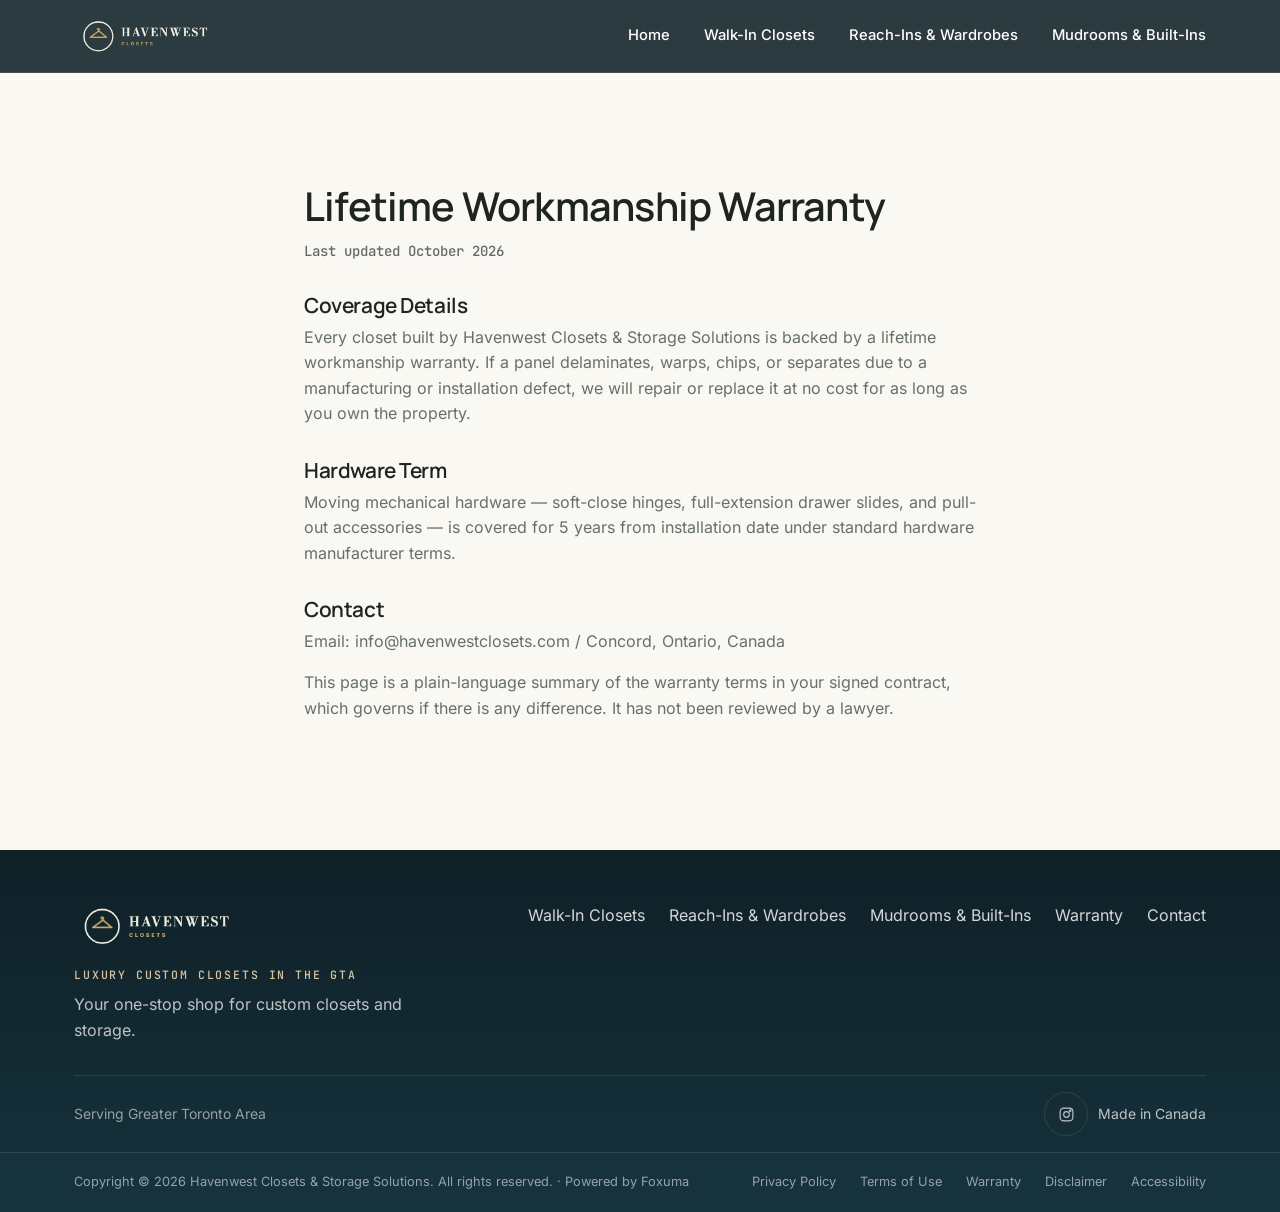
<file: warranty.html>
<!DOCTYPE html>
<html lang="en">
<head>
<meta charset="UTF-8">
<meta name="viewport" content="width=device-width, initial-scale=1.0">
<title>Warranty &amp; Terms | Havenwest Closets</title>
<meta name="description" content="Every closet built by Havenwest Closets &amp; Storage Solutions is backed by a lifetime workmanship warranty.">
<link rel="canonical" href="https://havenwestclosets.com/warranty.html">
<meta property="og:type" content="website">
<meta property="og:site_name" content="Havenwest Closets &amp; Storage Solutions">
<meta property="og:title" content="Warranty &amp; Terms | Havenwest Closets">
<meta property="og:description" content="Every closet built by Havenwest Closets &amp; Storage Solutions is backed by a lifetime workmanship warranty.">
<meta property="og:url" content="https://havenwestclosets.com/warranty.html">
<meta property="og:image" content="https://havenwestclosets.com/assets/img/og-image.webp">
<meta name="twitter:card" content="summary_large_image">
<meta name="twitter:title" content="Warranty &amp; Terms | Havenwest Closets">
<meta name="twitter:description" content="Every closet built by Havenwest Closets &amp; Storage Solutions is backed by a lifetime workmanship warranty.">
<meta name="twitter:image" content="https://havenwestclosets.com/assets/img/og-image.webp">
<script type="application/ld+json">{"@context": "https://schema.org", "@type": "LocalBusiness", "@id": "https://havenwestclosets.com/#business", "name": "Havenwest Closets & Storage Solutions", "url": "https://havenwestclosets.com/", "description": "Every closet built by Havenwest Closets & Storage Solutions is backed by a lifetime workmanship warranty.", "image": "https://havenwestclosets.com/assets/img/og-image.webp", "email": "info@havenwestclosets.com", "address": {"@type": "PostalAddress", "streetAddress": "450 Bowes Rd Unit 7-8", "addressLocality": "Concord", "addressRegion": "ON", "postalCode": "L4K 1K3", "addressCountry": "CA"}, "geo": {"@type": "GeoCoordinates", "latitude": 43.81389, "longitude": -79.495903}, "openingHoursSpecification": [{"@type": "OpeningHoursSpecification", "dayOfWeek": ["Monday", "Tuesday", "Wednesday", "Thursday", "Friday"], "opens": "08:00", "closes": "17:30"}, {"@type": "OpeningHoursSpecification", "dayOfWeek": "Saturday", "opens": "10:00", "closes": "15:30"}], "areaServed": [{"@type": "City", "name": "Vaughan"}, {"@type": "City", "name": "Richmond Hill"}, {"@type": "City", "name": "Markham"}, {"@type": "City", "name": "Aurora"}, {"@type": "City", "name": "Newmarket"}, {"@type": "City", "name": "Toronto"}], "sameAs": ["https://www.instagram.com/newoodmillwork/"]}</script>
<meta name="theme-color" content="#0F2027">
<link rel="icon" href="assets/favicon.svg" type="image/svg+xml">
<link rel="apple-touch-icon" href="assets/apple-touch-icon.png">
<link rel="stylesheet" href="styles.min.css?v=ds10">
</head>
<body>
<a class="skip-link" href="#main">Skip to main content</a>

<header class="site-header">
  <div class="wrap header-inner">
    <a class="brand" href="index.html" aria-label="Havenwest Closets &amp; Storage Solutions — home">
      <img src="assets/logo.png" alt="Havenwest Closets &amp; Storage Solutions" width="142" height="48">
    </a>
    <nav class="main-nav" id="mainNav" aria-label="Main">
      <a href="index.html">Home</a>
      <a href="walk-ins.html">Walk-In Closets</a>
      <a href="reach-ins.html">Reach-Ins &amp; Wardrobes</a>
      <a href="mudrooms.html">Mudrooms &amp; Built-Ins</a>
    </nav>
    <button class="nav-toggle" id="navToggle" aria-label="Open menu" aria-expanded="false" aria-controls="mainNav">
      <span></span><span></span><span></span>
    </button>
  </div>
</header>

<main id="main">
  <!-- ══ LEGAL PAGE — quiet layout: no hero, no sales band. The
       body arrives pre-structured (heading lines are <h2>s). ══ -->
  <section class="legal-page">
    <div class="legal-inner">
      <h1>Lifetime Workmanship Warranty</h1>
      <p class="legal-updated">Last updated October 2026</p>
        <h2>Coverage Details</h2>
        <p>Every closet built by Havenwest Closets &amp; Storage Solutions is backed by a lifetime workmanship warranty. If a panel delaminates, warps, chips, or separates due to a manufacturing or installation defect, we will repair or replace it at no cost for as long as you own the property.</p>
        <h2>Hardware Term</h2>
        <p>Moving mechanical hardware — soft-close hinges, full-extension drawer slides, and pull-out accessories — is covered for 5 years from installation date under standard hardware manufacturer terms.</p>
        <h2>Contact</h2>
        <p>Email: info@havenwestclosets.com / Concord, Ontario, Canada</p>
        <p>This page is a plain-language summary of the warranty terms in your signed contract, which governs if there is any difference. It has not been reviewed by a lawyer.</p>
    </div>
  </section>
</main>

<footer class="site-footer">
  <div class="wrap">
    <div class="footer-top">
      <div class="footer-brand">
        <img src="assets/logo.png" alt="Havenwest Closets &amp; Storage Solutions" width="165" height="56">
        <p class="footer-sub">Luxury Custom Closets in the GTA</p>
        <p class="footer-tagline">Your one-stop shop for custom closets and storage.</p>
      </div>
      <ul class="footer-links">
        <li><a href="walk-ins.html">Walk-In Closets</a></li>
        <li><a href="reach-ins.html">Reach-Ins &amp; Wardrobes</a></li>
        <li><a href="mudrooms.html">Mudrooms &amp; Built-Ins</a></li>
        <li><a href="warranty.html">Warranty</a></li>
        <li><a href="index.html#contact">Contact</a></li>
      </ul>
    </div>
    <div class="footer-bottom">
      <span class="footer-serving">Serving Greater Toronto Area</span>
      <span class="made-in">
        <a class="footer-ig" href="https://www.instagram.com/newoodmillwork/" target="_blank" rel="noopener" aria-label="Havenwest Closets &amp; Storage Solutions on Instagram"><svg width="17" height="17" viewBox="0 0 24 24" fill="none" stroke="currentColor" stroke-width="1.6" aria-hidden="true"><rect x="3" y="3" width="18" height="18" rx="5"/><circle cx="12" cy="12" r="4"/><circle cx="17.2" cy="6.8" r="1"/></svg></a>
        <span>Made in Canada</span>
      </span>
    </div>
  </div>
  <div class="legal-bar">
    <div class="legal-bar-inner">
      <span>Copyright © <span id="year">2026</span> Havenwest Closets &amp; Storage Solutions. All rights reserved. · Powered by <a href="https://foxuma.com" style="color:inherit">Foxuma</a></span>
      <ul class="legal-links">
        <li><a href="privacy.html">Privacy Policy</a></li>
        <li><a href="terms.html">Terms of Use</a></li>
        <li><a href="warranty.html">Warranty</a></li>
        <li><a href="disclaimer.html">Disclaimer</a></li>
        <li><a href="accessibility.html">Accessibility</a></li>
      </ul>
    </div>
  </div>
</footer>

<div class="mobile-cta">
  <a class="cta-call" href="mailto:info@havenwestclosets.com">Email Us</a>
  <a class="cta-quote" href="index.html#contact">Request a Consultation</a>
</div>

<script>(function(){try{var d=JSON.stringify({token:"GUEtFDpJ-9UU24VtsFzQdSA0QB8_mXvM",path:location.pathname,ref:document.referrer||""});if(navigator.sendBeacon){navigator.sendBeacon("https://crm.newoodmillwork.com/api/website/hit/",new Blob([d],{type:"text/plain"}))}}catch(e){}})();</script>
<script src="script.min.js?v=ds10"></script>
</body>
</html>
</file>
<file: styles.min.css>
@font-face{font-family:Manrope;src:url("assets/fonts/manrope.woff2") format("woff2");font-weight:500;font-style:normal;font-display:swap}@font-face{font-family:Manrope;src:url("assets/fonts/manrope.woff2") format("woff2");font-weight:600;font-style:normal;font-display:swap}@font-face{font-family:Manrope;src:url("assets/fonts/manrope.woff2") format("woff2");font-weight:700;font-style:normal;font-display:swap}@font-face{font-family:Inter;src:url("assets/fonts/inter.woff2") format("woff2");font-weight:400;font-style:normal;font-display:swap}@font-face{font-family:Inter;src:url("assets/fonts/inter.woff2") format("woff2");font-weight:500;font-style:normal;font-display:swap}@font-face{font-family:Inter;src:url("assets/fonts/inter.woff2") format("woff2");font-weight:600;font-style:normal;font-display:swap}@font-face{font-family:"JetBrains Mono";src:url("assets/fonts/jetbrains-mono-500.woff2") format("woff2");font-weight:500;font-style:normal;font-display:swap}:root{--brand-dark:#0F2027;--brand-dark-2:#16323C;--brand-accent:#3E7369;--brand-accent-deep:#35615A;--brand-accent-light:#A8D3C9;--brand-metal:#B08D5B;--brand-metal-text:#8A6D42;--brand-metal-light:#D9C5A0;--paper:#FAF8F3;--paper-soft:#F1EEE6;--ink:#1E2422;--ink-soft:#667069;--ink-faint:#646B67;--line:#DAD3C4;--header-bg:var(--brand-dark);--header-text:#FFFFFF}:root{--font-display:"Manrope",-apple-system,"Segoe UI",Helvetica,Arial,sans-serif;--font-body:"Inter",-apple-system,"Segoe UI",Helvetica,Arial,sans-serif;--font-mono:"JetBrains Mono",ui-monospace,Menlo,monospace;--text-hero:clamp(2.1rem,4vw + 1rem,3.6rem);--text-h2:clamp(1.6rem,1.2vw + 1.2rem,2.2rem);--text-h3:1.25rem;--text-lead:1.15rem;--text-body:1rem;--text-button:.95rem;--text-small:.875rem;--text-eyebrow:.72rem;--leading-heading:1.15;--leading-body:1.6;--space-1:4px;--space-2:8px;--space-3:12px;--space-4:16px;--space-5:24px;--space-6:32px;--space-7:48px;--space-8:64px;--section-pad:clamp(56px,8vw,88px);--card-pad:32px;--max:1180px;--radius:2px;--shadow-1:0 10px 25px -5px rgba(2,6,23,.05),0 8px 10px -6px rgba(2,6,23,.01);--shadow-2:0 20px 25px -5px rgba(2,6,23,.10),0 10px 10px -5px rgba(2,6,23,.04);--shadow-3:0 24px 48px -12px rgba(2,6,23,.18);--ease:cubic-bezier(.22,.61,.36,1);--dur:.25s;--on-dark:#fff;--on-dark-82:rgba(255,255,255,.82);--on-dark-72:rgba(255,255,255,.72);--on-dark-55:rgba(255,255,255,.55);--on-dark-38:rgba(255,255,255,.38);--line-dark:rgba(255,255,255,.10);--white:#fff;--error:#A83D2E;--success:#256B2F;--scrim:linear-gradient(to top,rgba(0,0,0,.78),rgba(0,0,0,.28) 55%,rgba(0,0,0,.45))}*,::after,::before{box-sizing:border-box;margin:0;padding:0}html{scroll-behavior:smooth;scroll-padding-top:88px}body{font-family:var(--font-body);font-size:var(--text-body);line-height:var(--leading-body);color:var(--ink-soft);background:var(--paper);overflow-x:hidden}img{max-width:100%;display:block}a{color:var(--brand-accent-deep);text-decoration:none}h1,h2,h3{font-family:var(--font-display);color:var(--ink);line-height:var(--leading-heading);font-weight:600;letter-spacing:-.01em}h2{font-size:var(--text-h2)}h3{font-size:var(--text-h3)}.wrap{max-width:var(--max);margin:0 auto;padding:0 var(--space-5)}section{padding:var(--section-pad) 0}.section-soft{background:var(--paper-soft)}:focus-visible{outline:2px solid var(--brand-accent);outline-offset:2px}.skip-link{position:absolute;left:var(--space-4);top:-100px;background:var(--brand-dark);color:var(--on-dark);padding:var(--space-2) var(--space-4);border-radius:0 0 var(--radius) 0;z-index:100}.skip-link:focus{top:0;color:var(--on-dark)}.eyebrow{font-family:var(--font-mono);font-size:var(--text-eyebrow);font-weight:500;text-transform:uppercase;letter-spacing:.16em;color:var(--brand-accent-deep)}.eyebrow-light{color:var(--brand-accent-light)}.lead{font-size:var(--text-lead)}.section-header{max-width:680px;margin:0 auto var(--space-7);text-align:center}.section-header .eyebrow{display:block;margin-bottom:var(--space-3)}.section-header p{margin-top:var(--space-3)}.btn{display:inline-block;padding:14px 26px;font-size:var(--text-button);font-weight:600;font-family:var(--font-body);border-radius:var(--radius);border:1px solid transparent;cursor:pointer;transition:transform var(--dur) var(--ease),background var(--dur),color var(--dur),border-color var(--dur)}.btn:hover{transform:translateY(-1px)}.btn-primary{background:var(--brand-accent);color:var(--white)}.btn-primary:hover{background:var(--brand-accent-deep);color:var(--white)}.btn-ghost{background:0 0;color:var(--on-dark);border-color:var(--on-dark-55)}.btn-ghost:hover{border-color:var(--on-dark);color:var(--on-dark)}.site-header{position:sticky;top:0;z-index:50;background:var(--header-bg);color:var(--header-text);border-bottom:1px solid var(--line-dark)}.header-inner{display:flex;align-items:center;justify-content:space-between;gap:var(--space-5);height:76px}.brand{display:flex;align-items:center;gap:var(--space-3);color:var(--header-text)}.brand img{height:48px;width:auto}.brand-name{font-family:var(--font-display);font-weight:700;font-size:1.05rem;line-height:1.1}.main-nav{display:flex;gap:34px}.main-nav a{color:var(--header-text);font-size:.92rem;font-weight:500;white-space:nowrap}.main-nav a.active,.main-nav a:hover{color:var(--brand-accent-light)}.main-nav a.active{box-shadow:0 2px 0 var(--brand-accent)}.nav-toggle{display:none;background:0 0;border:0;cursor:pointer;padding:var(--space-2)}.nav-toggle span{display:block;width:24px;height:2px;background:var(--header-text);margin:5px 0;transition:transform var(--dur),opacity var(--dur)}.hero{position:relative;padding:0;min-height:88vh;display:flex;align-items:flex-end;background:var(--brand-dark);color:var(--on-dark)}.hero-media{position:absolute;inset:0}.hero-media img{width:100%;height:100%;object-fit:cover}.hero-scrim{position:absolute;inset:0;background:var(--scrim)}.hero-inner{position:relative;max-width:760px;padding:120px var(--space-5) var(--space-8)}.hero h1{font-size:var(--text-hero);color:var(--on-dark);border-left:3px solid var(--brand-accent);padding-left:var(--space-5)}.hero .eyebrow{display:block;margin-bottom:var(--space-4)}.hero-slogan{font-family:var(--font-mono);text-transform:uppercase;letter-spacing:.16em;font-size:var(--text-small);color:var(--brand-accent-light);margin-top:var(--space-4)}.hero-lead{margin-top:var(--space-4);color:var(--on-dark-82);max-width:56ch}.hero-actions{display:flex;flex-wrap:wrap;gap:var(--space-4);margin-top:var(--space-6)}.hero-compact{min-height:52vh}.hero-breadcrumb{position:relative;padding:var(--space-5) var(--space-5) 0;color:var(--on-dark-72);font-size:var(--text-small)}.hero-breadcrumb a{color:var(--on-dark-82)}.trust-strip{background:var(--brand-dark-2);padding:var(--space-4) 0}.trust-row{display:flex;flex-wrap:wrap;gap:var(--space-3) var(--space-7);justify-content:center}.trust-badge{font-family:var(--font-mono);font-size:var(--text-eyebrow);text-transform:uppercase;letter-spacing:.16em;color:var(--brand-accent-light)}.card-grid{display:grid;grid-template-columns:repeat(3,1fr);gap:var(--space-5)}.card{background:var(--white);border:1px solid var(--line);border-radius:var(--radius);padding:var(--card-pad)}a.card{display:block;color:var(--ink-soft);transition:transform var(--dur) var(--ease),border-color var(--dur)}a.card:hover{transform:translateY(-4px);border-color:var(--brand-accent)}.card h3{margin:var(--space-3) 0 var(--space-2)}.card-num{font-family:var(--font-mono);font-size:var(--text-eyebrow);letter-spacing:.16em;color:var(--brand-metal-text)}.card-link{font-family:var(--font-mono);font-size:var(--text-small);color:var(--brand-accent-deep);display:inline-block;margin-top:var(--space-4)}.card picture{display:block;margin:calc(var(--card-pad) * -1) calc(var(--card-pad) * -1) 0;aspect-ratio:3/4;overflow:hidden}.card-media{display:block;width:100%;height:100%;object-fit:cover;max-width:none}.bracket{position:relative}.bracket::after,.bracket::before{content:"";position:absolute;width:18px;height:18px;border:2px solid var(--brand-accent);z-index:2}.bracket::before{top:-2px;left:-2px;border-right:0;border-bottom:0}.bracket::after{bottom:-2px;right:-2px;border-left:0;border-top:0}.gallery-grid{display:grid;grid-template-columns:repeat(3,1fr);gap:var(--space-4)}.work-item{position:relative;overflow:hidden;border-radius:var(--radius);aspect-ratio:1/1}.work-item picture{position:absolute;inset:0;display:block}.work-item img{width:100%;height:100%;object-fit:cover;transition:transform .4s var(--ease)}.work-item:hover img{transform:scale(1.04)}.work-item figcaption{position:absolute;left:0;right:0;bottom:0;padding:var(--space-6) var(--space-4) var(--space-3);background:linear-gradient(to top,rgba(0,0,0,.78),transparent);color:var(--on-dark);font-size:var(--text-small);line-height:1.35}.process-grid{display:grid;grid-template-columns:repeat(4,1fr);gap:var(--space-5)}.process-step{border-top:1px solid var(--line);padding-top:var(--space-4)}.process-step .num{font-family:var(--font-mono);color:var(--brand-metal-text);letter-spacing:2px;font-size:var(--text-small)}.process-step h3{font-size:1.02rem;margin:var(--space-2) 0}.faq-list{max-width:820px;margin:0 auto}.faq-item{border:1px solid var(--line);border-radius:var(--radius);background:var(--white);margin-bottom:var(--space-3)}.faq-item summary{cursor:pointer;padding:var(--space-4) var(--space-5);font-weight:600;color:var(--ink);list-style:none}.faq-item p{padding:0 var(--space-5) var(--space-4)}.cta-band{background:var(--brand-dark);color:var(--on-dark);text-align:center}.cta-band h2{color:var(--on-dark)}.cta-band p{color:var(--on-dark-72);margin:var(--space-3) auto var(--space-6);max-width:52ch}.cta-band .hero-actions{justify-content:center;margin-top:0}.contact-grid{display:grid;grid-template-columns:1fr 1fr;gap:var(--space-7)}.contact-section{background:var(--brand-dark);color:var(--on-dark)}.contact-section h2{color:var(--on-dark)}.contact-list{list-style:none;margin-top:var(--space-5)}.contact-list li{margin-bottom:var(--space-4)}.contact-list .label{font-family:var(--font-mono);font-size:var(--text-eyebrow);text-transform:uppercase;letter-spacing:.16em;color:var(--brand-accent-light);display:block;margin-bottom:var(--space-1)}.contact-list a{color:var(--on-dark)}.form-card{background:var(--white);border-radius:var(--radius);box-shadow:var(--shadow-3);padding:var(--space-6);color:var(--ink-soft)}.form-row{display:grid;grid-template-columns:1fr 1fr;gap:var(--space-4)}.form-group{margin-bottom:var(--space-4)}.form-group label{display:block;font-weight:600;font-size:var(--text-small);color:var(--ink);margin-bottom:var(--space-2)}.form-group input,.form-group select,.form-group textarea{width:100%;min-height:44px;padding:10px 14px;font:inherit;color:var(--ink);background:var(--white);border:1px solid var(--line);border-radius:var(--radius)}.form-group textarea{min-height:110px;resize:vertical}.form-group input:focus,.form-group select:focus,.form-group textarea:focus{border-color:var(--brand-accent);outline:0}.form-status{margin-top:var(--space-4);font-size:var(--text-small)}.form-status.is-error{color:var(--error)}.form-status.is-success{color:var(--success)}.form-note{font-size:var(--text-small);color:var(--ink-faint);margin-top:var(--space-3)}.legal-page{padding:var(--section-pad) 0}.legal-inner{max-width:720px;margin:0 auto;padding:0 var(--space-5)}.legal-inner h1{font-size:var(--text-h2);margin-bottom:var(--space-3)}.legal-inner h2{font-size:var(--text-h3);margin:var(--space-6) 0 var(--space-2)}.legal-inner p{margin-bottom:var(--space-4)}.legal-updated{font-family:var(--font-mono);font-size:var(--text-small);color:var(--ink-faint);margin-bottom:var(--space-6)}.not-found{text-align:center;padding:var(--section-pad) 0}.not-found .nf-code{font-family:var(--font-display);font-size:4rem;font-weight:700;color:var(--brand-accent)}.not-found p{margin:var(--space-4) auto var(--space-6);max-width:44ch}.site-footer{background:var(--brand-dark);color:var(--on-dark-72);padding:var(--space-7) 0 0}.footer-top{display:flex;flex-wrap:wrap;gap:var(--space-6);justify-content:space-between;padding-bottom:var(--space-6)}.footer-brand img{height:56px;width:auto}.footer-sub{font-family:var(--font-mono);font-size:var(--text-eyebrow);text-transform:uppercase;letter-spacing:.16em;color:var(--brand-metal-light);margin-top:var(--space-3)}.footer-tagline{margin-top:var(--space-2);max-width:34ch}.footer-links{display:flex;flex-wrap:wrap;gap:var(--space-2) var(--space-5);list-style:none}.footer-links a{color:var(--on-dark-82);display:inline-block;padding:5px 0}.footer-links a:hover{color:var(--brand-accent-light)}.footer-bottom{display:flex;flex-wrap:wrap;gap:var(--space-4);align-items:center;justify-content:space-between;border-top:1px solid var(--line-dark);padding:var(--space-4) 0;font-size:var(--text-small)}.footer-serving{color:var(--on-dark-55)}.made-in{margin-left:auto;display:inline-flex;align-items:center;gap:10px}.maple-icon{width:17px;height:17px;flex:none}.footer-ig{display:inline-flex;align-items:center;justify-content:center;width:32px;height:32px;border:1px solid var(--line-dark);border-radius:50%;color:var(--on-dark-72)}.footer-ig:hover{color:var(--brand-accent-light);border-color:var(--brand-accent)}.legal-bar{background:var(--brand-dark);border-top:1px solid var(--line-dark);color:var(--on-dark-55);font-size:.8rem}.legal-bar-inner{max-width:var(--max);margin:0 auto;padding:14px var(--space-5);display:flex;flex-wrap:wrap;gap:var(--space-2) var(--space-5);align-items:center}.legal-links{display:flex;flex-wrap:wrap;gap:var(--space-2) var(--space-5);list-style:none;margin-left:auto}.legal-links a{color:var(--on-dark-55);display:inline-block;padding:5px 0}.legal-links a:hover{color:var(--on-dark)}.mobile-cta{display:none}.js-reveal .reveal{opacity:0;transform:translateY(14px);transition:opacity .7s var(--ease),transform .7s var(--ease)}.js-reveal .reveal.in{opacity:1;transform:none}@media (max-width:980px){.card-grid{grid-template-columns:1fr;max-width:460px;margin:0 auto}.process-grid{grid-template-columns:repeat(2,1fr)}.contact-grid{grid-template-columns:1fr}}@media (max-width:760px){html{scroll-padding-top:84px}.header-inner{height:64px}.main-nav{position:fixed;top:64px;left:0;right:0;bottom:0;background:var(--brand-dark);flex-direction:column;gap:0;padding:var(--space-4) var(--space-5);transform:translateX(100%);transition:transform var(--dur) var(--ease)}.main-nav.open{transform:none}.main-nav a{padding:var(--space-3) 0;border-bottom:1px solid var(--line-dark);font-size:1rem;color:var(--on-dark-82)}.nav-toggle{display:block}.gallery-grid{grid-template-columns:repeat(2,1fr)}.form-row{grid-template-columns:1fr}.hero{min-height:78vh}.mobile-cta{display:flex;position:fixed;left:0;right:0;bottom:0;z-index:60}.mobile-cta a{flex:1;text-align:center;padding:var(--space-4);font-weight:600;color:var(--on-dark)}.mobile-cta .cta-call{background:var(--brand-dark-2)}.mobile-cta .cta-quote{background:var(--brand-accent)}body{padding-bottom:56px}.made-in{margin-left:0}.legal-links{margin-left:0}}@media (max-width:560px){.gallery-grid{grid-template-columns:1fr}.process-grid{grid-template-columns:1fr}.legal-bar-inner{justify-content:center;text-align:center}.legal-links{justify-content:center}}@media (prefers-reduced-motion:reduce){html{scroll-behavior:auto}*,::after,::before{transition:none!important;animation:none!important}.js-reveal .reveal{opacity:1;transform:none}}.case-grid{display:grid;grid-template-columns:1fr 1fr;gap:var(--space-6);align-items:center}.case-media{aspect-ratio:4/3;overflow:hidden;border-radius:var(--radius)}.case-media picture{display:block;width:100%;height:100%}.case-media img{width:100%;height:100%;object-fit:cover}.testimonial{margin:0}.testimonial blockquote{margin:0 0 var(--space-4);font-size:var(--text-h3);line-height:1.45;color:var(--ink)}.testimonial figcaption{color:var(--ink-faint);font-weight:600}.estimator-band{background:var(--brand-dark-2);color:var(--on-dark);text-align:center}.estimator-band h2{color:var(--on-dark)}.estimator-band p{color:var(--on-dark-72);margin:var(--space-3) auto var(--space-6);max-width:56ch}.estimator-band .hero-actions{justify-content:center;margin-top:0}.subpage-body p{margin:0 0 var(--space-4);line-height:1.7}@media (max-width:760px){.case-grid{grid-template-columns:1fr}}.about-text{max-width:46rem}.card-from{font-family:var(--font-mono);font-size:var(--text-small);color:var(--brand-metal-text);display:block;margin-top:var(--space-3)}.start-price-line strong{color:var(--brand-accent-deep)}.plan-from{font-size:var(--text-lead);color:var(--on-dark)}.plan-grid{display:grid;grid-template-columns:repeat(4,1fr);gap:var(--space-5);max-width:1080px;margin:0 auto var(--space-6);text-align:left}.plan-card{background:var(--white);border-radius:var(--radius);padding:var(--card-pad)}.plan-card h3{margin:0 0 var(--space-2);color:var(--ink)}.plan-price{font-family:var(--font-display);font-size:1.85rem;font-weight:700;line-height:1.15;color:var(--ink)}.plan-price span{font-family:var(--font-body);font-size:.95rem;font-weight:500;color:var(--ink-soft)}.plan-card p{color:var(--ink-soft);margin:var(--space-2) 0 0;max-width:none}.plan-card p.plan-extra{font-size:var(--text-small);color:var(--ink-faint)}.plan-card.plan-highlight{outline:2px solid var(--brand-accent);outline-offset:-2px}.plan-card .btn{margin-top:var(--space-4);width:100%}.features-band{background:var(--paper-soft)}.flow-strip{display:flex;flex-wrap:wrap;align-items:center;justify-content:center;gap:var(--space-2);margin:0 auto var(--space-6);max-width:920px}.flow-step{font-family:var(--font-mono);font-size:.82rem;letter-spacing:.05em;text-transform:uppercase;color:var(--ink);background:var(--paper);border:1px solid var(--line);border-radius:999px;padding:.5rem .95rem;white-space:nowrap}.flow-arrow{color:var(--ink-faint);font-weight:600}.feature-grid{display:grid;grid-template-columns:repeat(3,1fr);gap:var(--space-5);text-align:left}.feature-item{border-top:2px solid var(--brand-accent);padding-top:var(--space-3)}.feature-item h3{margin:0 0 var(--space-1);font-size:1.05rem}.feature-item p{margin:0;color:var(--ink-soft)}@media (max-width:980px){.feature-grid{grid-template-columns:repeat(2,1fr)}}@media (max-width:560px){.feature-grid{grid-template-columns:1fr}.flow-strip{justify-content:flex-start}}@media (max-width:980px){.plan-grid{grid-template-columns:repeat(2,1fr)}}@media (max-width:560px){.plan-grid{grid-template-columns:1fr;max-width:460px}}.form-promise{text-align:center;margin-top:var(--space-3)}@media (pointer:coarse){.footer-links a{padding-top:10px;padding-bottom:10px}.legal-links a{padding-top:10px;padding-bottom:10px}.contact-list a{display:inline-block;padding-top:10px;padding-bottom:10px}.hero-breadcrumb a{display:inline-block;padding-top:12px;padding-bottom:12px}}.card-grid>.testimonial:only-child{grid-column:1/-1;width:100%;max-width:620px;margin-inline:auto}:root{--text-hero:clamp(2.6rem,5vw + 1rem,4.25rem);--text-h2:clamp(1.85rem,1.6vw + 1.2rem,2.6rem);--text-h3:1.3rem;--text-lead:1.2rem;--leading-heading:1.08;--section-pad:clamp(72px,9vw,112px);--radius:14px;--radius-sm:10px;--radius-lg:20px;--shadow-1:0 1px 2px rgba(2,6,23,.04),0 10px 28px -14px rgba(2,6,23,.12);--shadow-2:0 2px 6px rgba(2,6,23,.05),0 24px 44px -18px rgba(2,6,23,.18);--shadow-3:0 32px 64px -16px rgba(2,6,23,.30);--dur:.3s;--accent-wash:color-mix(in srgb,var(--brand-accent) 16%,transparent);--accent-ring:color-mix(in srgb,var(--brand-accent) 32%,transparent);--scrim:linear-gradient(to top,color-mix(in srgb,var(--brand-dark) 86%,transparent),color-mix(in srgb,var(--brand-dark) 34%,transparent) 55%,color-mix(in srgb,var(--brand-dark) 52%,transparent))}body{-webkit-font-smoothing:antialiased;text-rendering:optimizeLegibility}::selection{background:var(--accent-ring)}h1,h2,h3{letter-spacing:-.02em}.hero h1{letter-spacing:-.025em}:focus-visible{outline:2px solid var(--brand-accent);outline-offset:2px;box-shadow:0 0 0 4px var(--accent-ring)}.site-header{background:color-mix(in srgb,var(--header-bg) 88%,transparent);backdrop-filter:blur(12px);-webkit-backdrop-filter:blur(12px)}.header-inner{height:72px}@media (max-width:760px){.header-inner{height:64px}.main-nav{height:calc(100vh - 64px);height:calc(100dvh - 64px)}.nav-toggle{min-width:44px;min-height:44px}}.main-nav a{transition:color var(--dur)}.btn{border-radius:var(--radius-sm)}.btn-primary{box-shadow:0 10px 24px -10px color-mix(in srgb,var(--brand-accent) 55%,transparent)}.btn:active{transform:translateY(0)}.hero .eyebrow{display:inline-block;padding:7px 14px;border:1px solid var(--line-dark);border-radius:999px;background:rgba(255,255,255,.08);backdrop-filter:blur(6px);-webkit-backdrop-filter:blur(6px)}.card{box-shadow:var(--shadow-1)}a.card:hover{box-shadow:var(--shadow-2)}.card picture{border-radius:calc(var(--radius) - 1px) calc(var(--radius) - 1px) 0 0}.plan-card{box-shadow:var(--shadow-1)}.case-media{box-shadow:var(--shadow-1)}.work-item img{transition-duration:.8s}.feature-item{background:var(--white);border-radius:var(--radius);box-shadow:var(--shadow-1);padding:var(--space-5)}.process-step{padding-top:var(--space-5)}.faq-item{transition:box-shadow var(--dur)}.faq-item[open]{box-shadow:var(--shadow-1)}.faq-item summary{position:relative;padding-right:56px}.faq-item summary::-webkit-details-marker{display:none}.faq-item summary::after{content:"";position:absolute;right:22px;top:50%;width:9px;height:9px;border-right:2px solid var(--brand-accent-deep);border-bottom:2px solid var(--brand-accent-deep);transform:translateY(-70%) rotate(45deg);transition:transform var(--dur) var(--ease)}.faq-item[open] summary::after{transform:translateY(-30%) rotate(225deg)}.cta-band{background-image:radial-gradient(60% 120% at 50% 0,var(--accent-wash),transparent 70%)}.estimator-band{background-image:radial-gradient(60% 120% at 50% 0,var(--accent-wash),transparent 70%)}.contact-section{background-image:radial-gradient(70% 90% at 85% 0,var(--accent-wash),transparent 65%)}.form-card{border-radius:var(--radius-lg)}.form-group input,.form-group select,.form-group textarea{border-radius:var(--radius-sm);transition:border-color var(--dur),box-shadow var(--dur)}.form-group input:focus,.form-group select:focus,.form-group textarea:focus{box-shadow:0 0 0 4px var(--accent-ring)}.site-footer{background:linear-gradient(180deg,var(--brand-dark) 0,var(--brand-dark-2) 100%)}.legal-bar{background:var(--brand-dark-2)}.footer-links a{transition:color var(--dur)}.footer-ig{transition:color var(--dur),border-color var(--dur),background var(--dur)}.footer-ig{width:44px;height:44px}.footer-ig:hover{background:var(--accent-wash)}.mobile-cta{box-shadow:0 -8px 24px -12px rgba(2,6,23,.35)}.js-reveal .reveal{transform:translateY(18px);transition:opacity .8s var(--ease),transform .8s var(--ease)}
</file>
